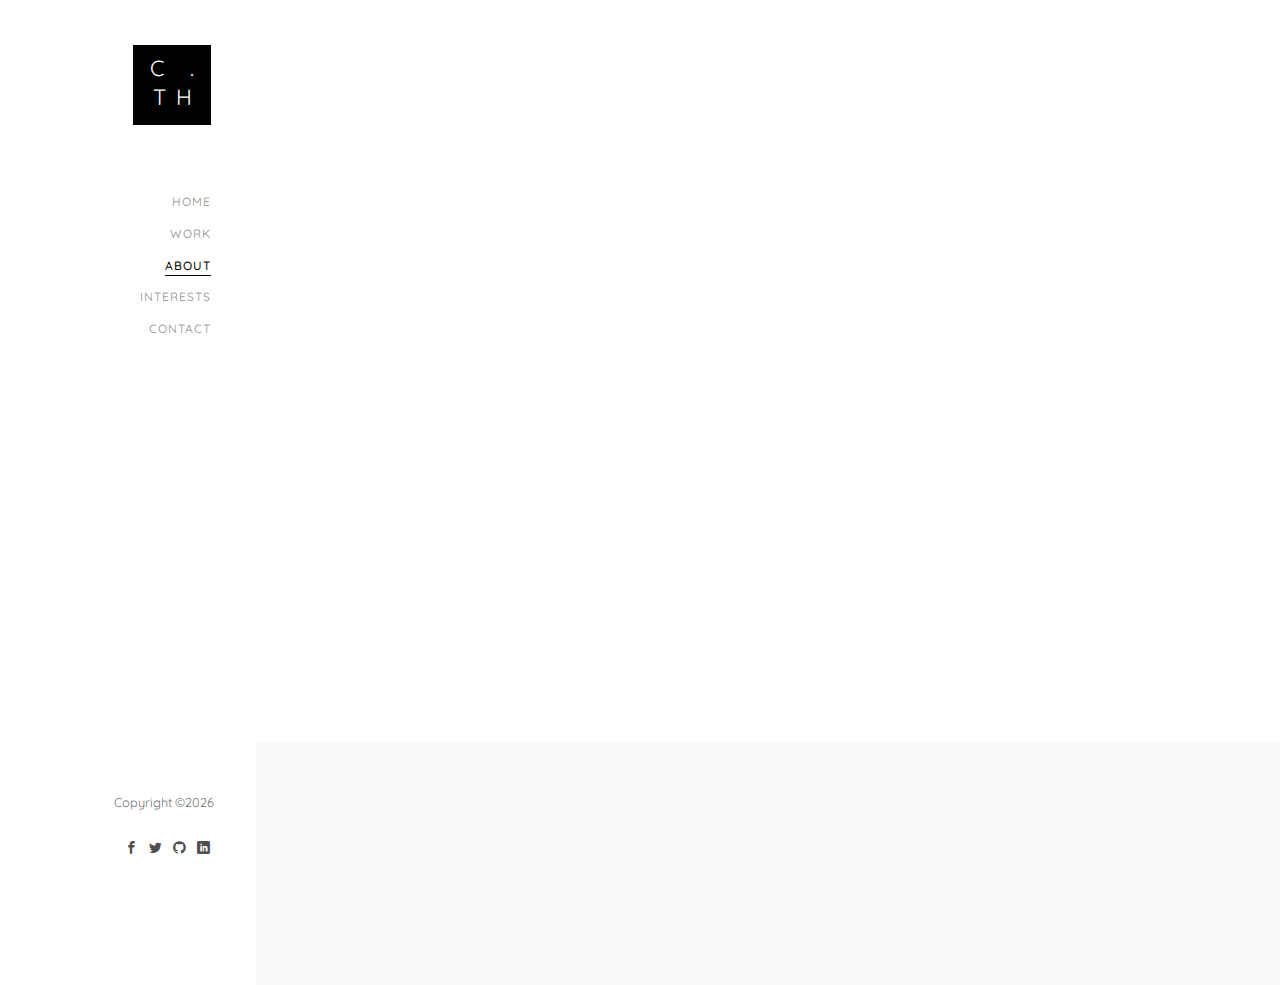
<file: about.html>
<!DOCTYPE HTML>
<html>
	<head>
	<meta charset="utf-8">
	<meta http-equiv="X-UA-Compatible" content="IE=edge">
	<title>Charu Thomas</title>
	<meta name="viewport" content="width=device-width, initial-scale=1">
	<meta name="description" content="" />
	<meta name="keywords" content="wearable computing, cyborg, augmented reality, personal website" />
	<meta name="author" content="Charu Thomas" />

  <!-- Facebook and Twitter integration -->
	<meta property="og:title" content=""/>
	<meta property="og:image" content=""/>
	<meta property="og:url" content=""/>
	<meta property="og:site_name" content=""/>
	<meta property="og:description" content=""/>
	<meta name="twitter:title" content="" />
	<meta name="twitter:image" content="" />
	<meta name="twitter:url" content="" />
	<meta name="twitter:card" content="" />

	<!-- Place favicon.ico and apple-touch-icon.png in the root directory -->
	<link rel="shortcut icon" href="favicon.ico">

	<link href="https://fonts.googleapis.com/css?family=Quicksand:300,400,500,700" rel="stylesheet">
	
	<!-- Font Awesome Icons -->
	<link rel="stylesheet" href="https://use.fontawesome.com/releases/v5.5.0/css/all.css" integrity="sha384-B4dIYHKNBt8Bc12p+WXckhzcICo0wtJAoU8YZTY5qE0Id1GSseTk6S+L3BlXeVIU" crossorigin="anonymous">
	<!-- Animate.css -->
	<link rel="stylesheet" href="css/animate.css">
	<!-- Icomoon Icon Fonts-->
	<link rel="stylesheet" href="css/icomoon.css">
	<!-- Bootstrap  -->
	<link rel="stylesheet" href="css/bootstrap.css">
	<!-- Flexslider  -->
	<link rel="stylesheet" href="css/flexslider.css">
	<!-- Theme style  -->
	<link rel="stylesheet" href="css/style.css">

	<!-- Modernizr JS -->
	<script src="js/modernizr-2.6.2.min.js"></script>
	<!-- FOR IE9 below -->
	<!--[if lt IE 9]>
	<script src="js/respond.min.js"></script>
	<![endif]-->

	</head>
	<body>
	<div id="colorlib-page">
		<a href="#" class="js-colorlib-nav-toggle colorlib-nav-toggle"><i></i></a>
		<aside id="colorlib-aside" role="complementary" class="border js-fullheight">
			<h1 id="colorlib-logo"><a href="index.html"><span>C .</span><span>Th</span></a></h1>
			<nav id="colorlib-main-menu" role="navigation">
				<ul>
					<li><a href="index.html">Home</a></li>
					<li><a href="work.html">Work</a></li>
					<li class="colorlib-active"><a href="about.html">About</a></li>
					<li><a href="interests.html">Interests</a></li>
					<!-- <li><a href="blog.html">Blog</a></li> -->
					<li><a href="contact.html">Contact</a></li>
				</ul>
			</nav>

			<div class="colorlib-footer">
				<p><small><!-- Link back to Colorlib can't be removed. Template is licensed under CC BY 3.0. -->
Copyright &copy;<script>document.write(new Date().getFullYear());</script></span></p>
				<ul>
					<li><a href="https://www.facebook.com/profile.php?id=100011389344239"><i class="icon-facebook2"></i></a></li>
					<li><a href="https://twitter.com/CyborgCharu"><i class="icon-twitter2"></i></a></li>
					<li><a href="https://github.com/cyborgcharu"><i class="icon-github"></i></a></li>
					<li><a href="https://www.linkedin.com/in/charuthomas/"><i class="icon-linkedin2"></i></a></li>
				</ul>
			</div>

		</aside>

		<div id="colorlib-main">
			<div class="colorlib-about">
				<div class="container-fluid">
					<div class="row">
						<div class="col-md-6">
							<div class="about-img animate-box" data-animate-effect="fadeInLeft" style="background-image: url(images/img_bg_2.jpg);">
								<div class="about-img-2 animate-box" data-animate-effect="fadeInRight" style="background-image: url(images/img_bg_3.jpg);"></div>
							</div>
						</div>
						<div class="col-md-6 animate-box" data-animate-effect="fadeInLeft">
							<div class="about-desc">
								<span class="heading-meta">Welcome</span>
								<h3>Hello! My name is Charu Thomas</h3>
								<p>I'm an entrepreneur, researcher, and hacker. I'm the founder of <a href="https://oculogx.com">Oculogx</a> - we're building an AR platform for order picking in warehouses. I'm also a wearable computing researcher with <a href="https://www.cc.gatech.edu/home/thad/">Thad Starner</a>, the inventor of Google Glass. I'm fascinated by a future where we can embed electronics into our daily lives. </p>
							</div>
							<div class="fancy-collapse-panel">
								<div class="panel-group" id="accordion" role="tablist" aria-multiselectable="true">
									<div class="panel panel-default">
									    <div class="panel-heading" role="tab" id="headingOne">
									        <h4 class="panel-title">
									            <a data-toggle="collapse" data-parent="#accordion" href="#collapseOne" aria-expanded="true" aria-controls="collapseOne">Selected Honors
									            </a>
									        </h4>
									    </div>
									    <div id="collapseOne" class="panel-collapse collapse in" role="tabpanel" aria-labelledby="headingOne">
									        <div class="panel-body">
									            <p>I really appreciate all those those who support me through the journey. I won't let y'all down!</p>
													<ul>
														<li>ACM ISWC 2018 Best Paper</li>
														<li>Atlanta Startup Battle Winner</li>
														<li>Collegiate Inventors Competition Finalist</li>
														<li>Thiel Fellowship Finalist</li>
													</ul>
									        </div>
									    </div>
									</div>
									<div class="panel panel-default">
									    <div class="panel-heading" role="tab" id="headingTwo">
									        <h4 class="panel-title">
									            <a class="collapsed" data-toggle="collapse" data-parent="#accordion" href="#collapseTwo" aria-expanded="false" aria-controls="collapseTwo">Concepts
									            </a>
									        </h4>
									    </div>
									    <div id="collapseTwo" class="panel-collapse collapse" role="tabpanel" aria-labelledby="headingTwo">
									        <div class="panel-body">
									            <div class="row">
										      		<div class="col-md-6">
										      			<p>I like building mixed reality apps, memory augmentation tools, and wearable computers.</p>
										      		</div>
										      		<div class="col-md-6">
										      			<p>These technologies can bring us to the next stage of human development.</p>
										      		</div>
										      	</div>
									         </div>
									    </div>
									</div>
									<div class="panel panel-default">
									    <div class="panel-heading" role="tab" id="headingThree">
									        <h4 class="panel-title">
									            <a class="collapsed" data-toggle="collapse" data-parent="#accordion" href="#collapseThree" aria-expanded="false" aria-controls="collapseThree">Hobbies
									            </a>
									        </h4>
									    </div>
									    <div id="collapseThree" class="panel-collapse collapse" role="tabpanel" aria-labelledby="headingThree">
									        <div class="panel-body">
									            <p>In my free time, I enjoy drinking tea, biking, and watching anime (maybe not at the same time though).
												</p>	
									        </div>
									    </div>
									</div>
								</div>
							</div>
						</div>
					</div>
				</div>
			</div>

			

			<div id="get-in-touch" class="colorlib-bg-color">
				<div class="colorlib-narrow-content">
					<div class="row">
						<div class="col-md-6 animate-box" data-animate-effect="fadeInLeft">
							<h2>Let's be friends!</h2>
						</div>
					</div>
					<div class="row">
						<div class="col-md-6 col-md-offset-3 col-md-pull-3 animate-box" data-animate-effect="fadeInLeft">
							<p class="colorlib-lead">I love sharing ideas over a warm cup of tea <i class="icon-heart" aria-hidden="true"></i></p>
							<p><a href="mailto:charu.thomas@gmail.com" class="btn btn-primary btn-learn">Email</a></p>
						</div>
						
					</div>
				</div>
			</div>
		</div>
	</div>

	<!-- jQuery -->
	<script src="js/jquery.min.js"></script>
	<!-- jQuery Easing -->
	<script src="js/jquery.easing.1.3.js"></script>
	<!-- Bootstrap -->
	<script src="js/bootstrap.min.js"></script>
	<!-- Waypoints -->
	<script src="js/jquery.waypoints.min.js"></script>
	<!-- Flexslider -->
	<script src="js/jquery.flexslider-min.js"></script>
	<!-- Sticky Kit -->
	<script src="js/sticky-kit.min.js"></script>
	
	
	<!-- MAIN JS -->
	<script src="js/main.js"></script>

	</body>
</html>
</file>
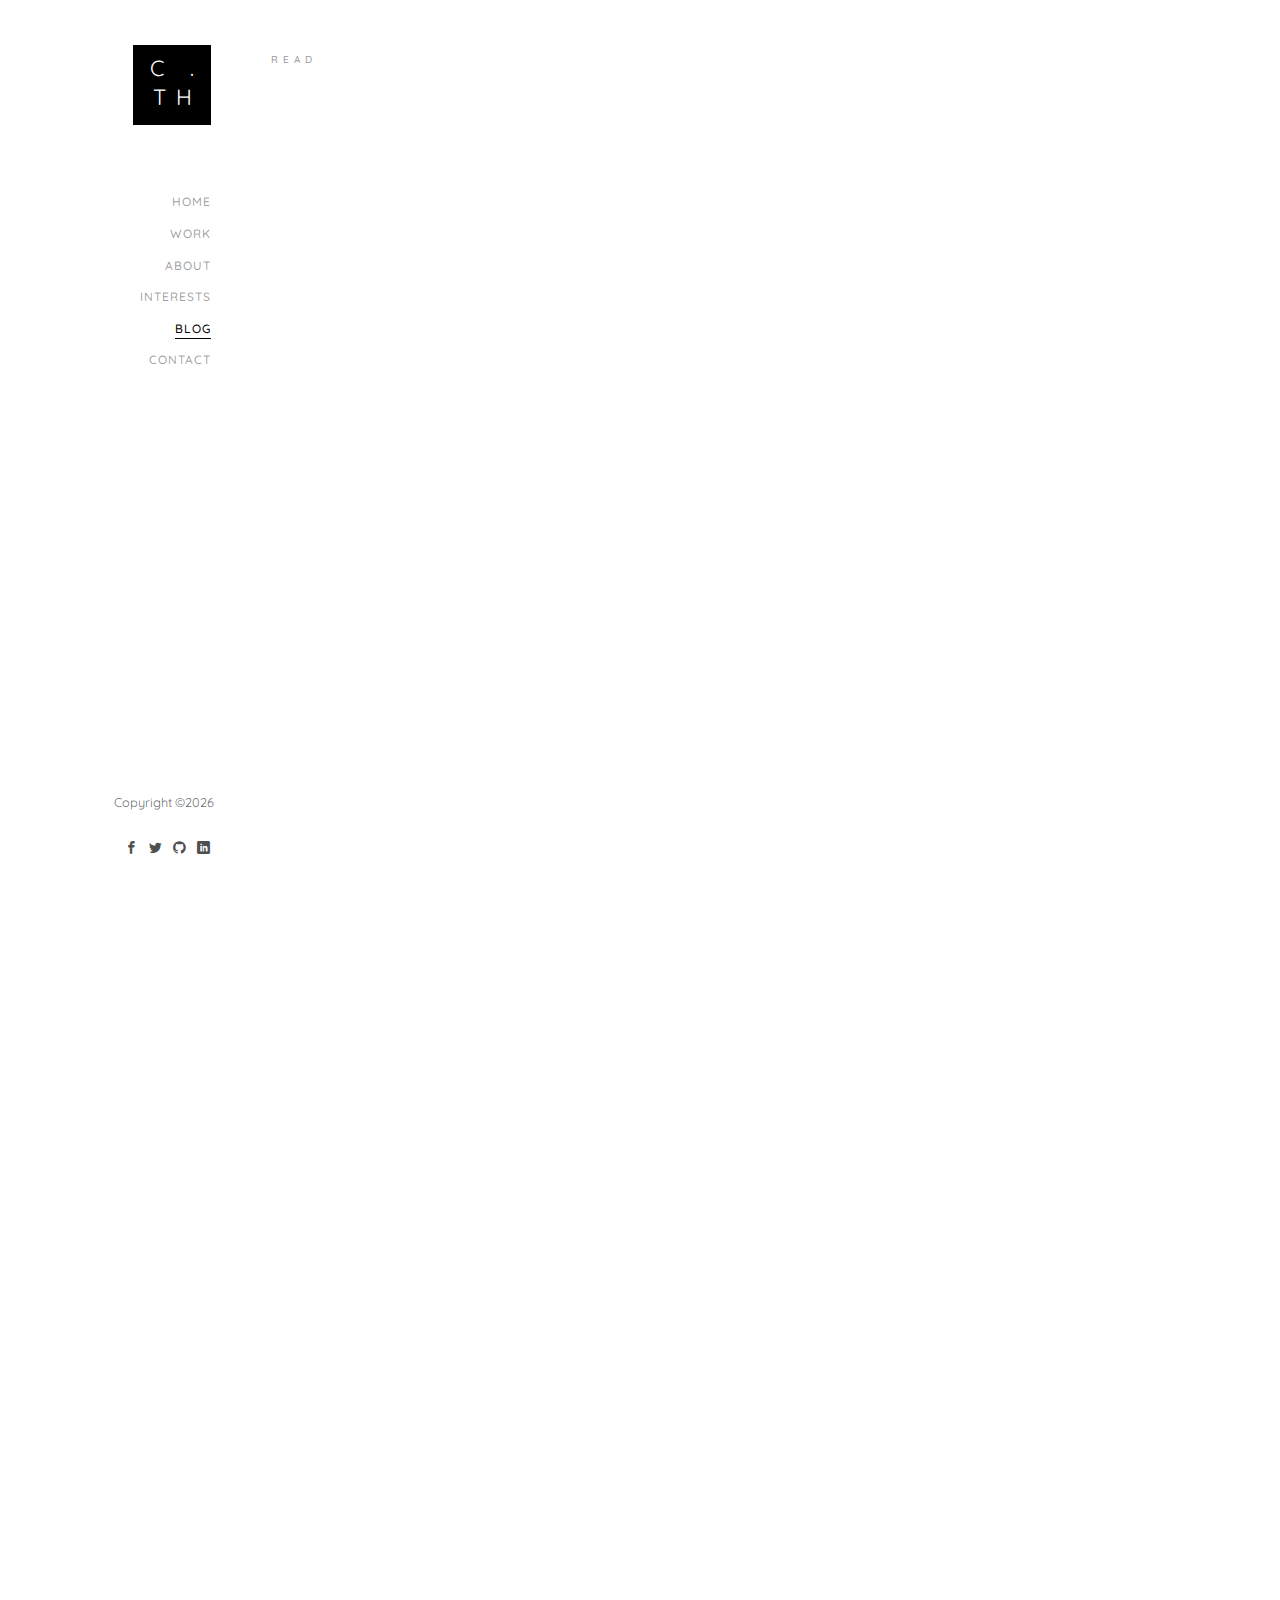
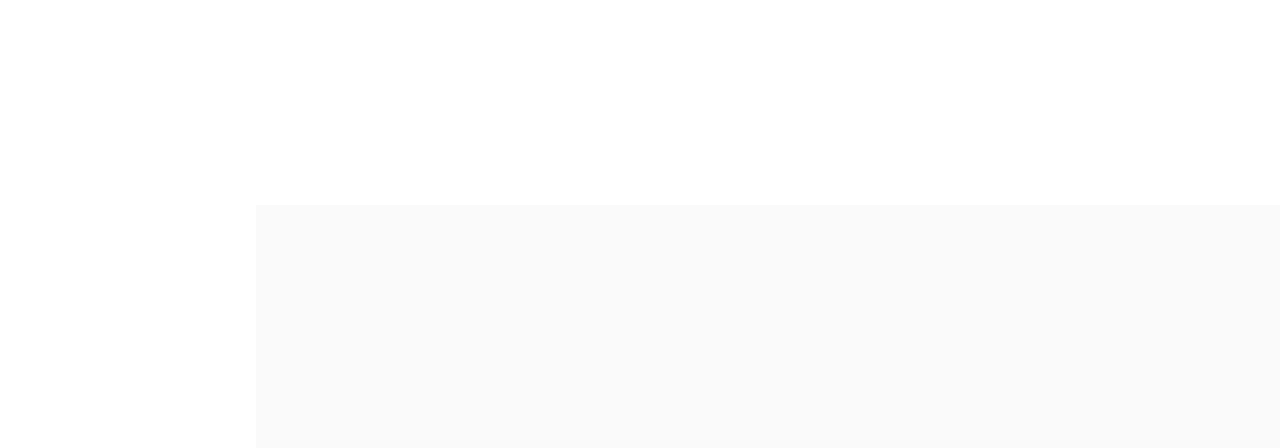
<file: blog.html>
<!DOCTYPE HTML>
<html>
	<head>
	<meta charset="utf-8">
	<meta http-equiv="X-UA-Compatible" content="IE=edge">
	<title>Charu Thomas</title>
	<meta name="viewport" content="width=device-width, initial-scale=1">
	<meta name="description" content="" />
	<meta name="keywords" content="wearable computing, cyborg, augmented reality, personal website" />
	<meta name="author" content="Charu Thomas" />
	
  <!-- Facebook and Twitter integration -->
	<meta property="og:title" content=""/>
	<meta property="og:image" content=""/>
	<meta property="og:url" content=""/>
	<meta property="og:site_name" content=""/>
	<meta property="og:description" content=""/>
	<meta name="twitter:title" content="" />
	<meta name="twitter:image" content="" />
	<meta name="twitter:url" content="" />
	<meta name="twitter:card" content="" />

	<!-- Place favicon.ico and apple-touch-icon.png in the root directory -->
	<link rel="shortcut icon" href="favicon.ico">

	<link href="https://fonts.googleapis.com/css?family=Quicksand:300,400,500,700" rel="stylesheet">
	
	<!-- Animate.css -->
	<link rel="stylesheet" href="css/animate.css">
	<!-- Icomoon Icon Fonts-->
	<link rel="stylesheet" href="css/icomoon.css">
	<!-- Bootstrap  -->
	<link rel="stylesheet" href="css/bootstrap.css">
	<!-- Flexslider  -->
	<link rel="stylesheet" href="css/flexslider.css">
	<!-- Theme style  -->
	<link rel="stylesheet" href="css/style.css">

	<!-- Modernizr JS -->
	<script src="js/modernizr-2.6.2.min.js"></script>
	<!-- FOR IE9 below -->
	<!--[if lt IE 9]>
	<script src="js/respond.min.js"></script>
	<![endif]-->

	</head>
	<body>
	<div id="colorlib-page">
		<a href="#" class="js-colorlib-nav-toggle colorlib-nav-toggle"><i></i></a>
		<aside id="colorlib-aside" role="complementary" class="border js-fullheight">
			<h1 id="colorlib-logo"><a href="index.html"><span>C .</span><span>Th</span></a></h1>
			<nav id="colorlib-main-menu" role="navigation">
				<ul>
					<li><a href="index.html">Home</a></li>
					<li><a href="work.html">Work</a></li>
					<li><a href="about.html">About</a></li>
					<li><a href="interests.html">Interests</a></li>
					<li class="colorlib-active"><a href="blog.html">Blog</a></li>
					<li><a href="contact.html">Contact</a></li>
				</ul>
			</nav>

			<div class="colorlib-footer">
				<p><small><!-- Link back to Colorlib can't be removed. Template is licensed under CC BY 3.0. -->
Copyright &copy;<script>document.write(new Date().getFullYear());</script> 
<!-- Link back to Colorlib can't be removed. Template is licensed under CC BY 3.0. --> </span></p>
				<ul>
					<li><a href="https://www.facebook.com/profile.php?id=100011389344239"><i class="icon-facebook2"></i></a></li>
					<li><a href="https://twitter.com/CyborgCharu"><i class="icon-twitter2"></i></a></li>
					<li><a href="https://github.com/cyborgcharu"><i class="icon-github"></i></a></li>
					<li><a href="https://www.linkedin.com/in/charuthomas/"><i class="icon-linkedin2"></i></a></li>
				</ul>
			</div>

		</aside>

		<div id="colorlib-main">
			<div class="colorlib-blog">
				<div class="container-fluid">
					<div class="row">
						<div class="col-md-6 col-md-offset-3 col-md-pull-3">
							<span class="heading-meta">Read</span>
							<h2 class="colorlib-heading animate-box" data-animate-effect="fadeInLeft">Blog</h2>
						</div>
					</div>
					<div class="row">
						<div class="col-md-4 col-sm-6 animate-box" data-animate-effect="fadeInLeft">
							<div class="blog-entry">
								<a href="blog.html" class="blog-img"><img src="images/img-1.jpg" class="img-responsive" alt="HTML5 Bootstrap Template by colorlib.com"></a>
								<div class="desc">
									<span><small>Feb 07, 2018 </small> | <small> Web Design </small> | <small> <i class="icon-bubble3"></i> 4</small></span>
									<h3><a href="blog.html">18 Awesome sites</a></h3>
									<p>Separated they live in Bookmarksgrove right at the coast of the Semantics, a large language ocean.</p>
									<a href="blog.html" class="lead">Read More <i class="icon-arrow-right3"></i></a>
								</div>
							</div>
						</div>
						<div class="col-md-4 col-sm-6 animate-box" data-animate-effect="fadeInLeft">
							<div class="blog-entry">
								<a href="blog.html" class="blog-img"><img src="images/img-2.jpg" class="img-responsive" alt="HTML5 Bootstrap Template by colorlib.com"></a>
								<div class="desc">
									<span><small>Feb 07, 2018 </small> | <small> Web Design </small> | <small> <i class="icon-bubble3"></i> 4</small></span>
									<h3><a href="blog.html">Wordpress for a Beginner</a></h3>
									<p>Separated they live in Bookmarksgrove right at the coast of the Semantics, a large language ocean.</p>
									<a href="blog.html" class="lead">Read More <i class="icon-arrow-right3"></i></a>
								</div>
							</div>
						</div>
						<div class="col-md-4 col-sm-6 animate-box" data-animate-effect="fadeInLeft">
							<div class="blog-entry">
								<a href="blog.html" class="blog-img"><img src="images/img-3.jpg" class="img-responsive" alt="HTML5 Bootstrap Template by colorlib.com"></a>
								<div class="desc">
									<span><small>Feb 07, 2018 </small> | <small> Inspiration </small> | <small> <i class="icon-bubble3"></i> 4</small></span>
									<h3><a href="blog.html">Make website from scratch</a></h3>
									<p>Separated they live in Bookmarksgrove right at the coast of the Semantics, a large language ocean.</p>
									<a href="blog.html" class="lead">Read More <i class="icon-arrow-right3"></i></a>
								</div>
							</div>
						</div>
						<div class="col-md-4 col-sm-6 animate-box" data-animate-effect="fadeInLeft">
							<div class="blog-entry">
								<a href="blog.html" class="blog-img"><img src="images/img-4.jpg" class="img-responsive" alt="HTML5 Bootstrap Template by colorlib.com"></a>
								<div class="desc">
									<span><small>Feb 07, 2018 </small> | <small> Web Design </small> | <small> <i class="icon-bubble3"></i> 4</small></span>
									<h3><a href="blog.html">18 Awesome sites</a></h3>
									<p>Separated they live in Bookmarksgrove right at the coast of the Semantics, a large language ocean.</p>
									<a href="blog.html" class="lead">Read More <i class="icon-arrow-right3"></i></a>
								</div>
							</div>
						</div>
						<div class="col-md-4 col-sm-6 animate-box" data-animate-effect="fadeInLeft">
							<div class="blog-entry">
								<a href="blog.html" class="blog-img"><img src="images/img-5.jpg" class="img-responsive" alt="HTML5 Bootstrap Template by colorlib.com"></a>
								<div class="desc">
									<span><small>Feb 07, 2018 </small> | <small> Web Design </small> | <small> <i class="icon-bubble3"></i> 4</small></span>
									<h3><a href="blog.html">Wordpress for a Beginner</a></h3>
									<p>Separated they live in Bookmarksgrove right at the coast of the Semantics, a large language ocean.</p>
									<a href="blog.html" class="lead">Read More <i class="icon-arrow-right3"></i></a>
								</div>
							</div>
						</div>
						<div class="col-md-4 col-sm-6 animate-box" data-animate-effect="fadeInLeft">
							<div class="blog-entry">
								<a href="blog.html" class="blog-img"><img src="images/img-6.jpg" class="img-responsive" alt="HTML5 Bootstrap Template by colorlib.com"></a>
								<div class="desc">
									<span><small>Feb 07, 2018 </small> | <small> Inspiration </small> | <small> <i class="icon-bubble3"></i> 4</small></span>
									<h3><a href="blog.html">Make website from scratch</a></h3>
									<p>Separated they live in Bookmarksgrove right at the coast of the Semantics, a large language ocean.</p>
									<a href="blog.html" class="lead">Read More <i class="icon-arrow-right3"></i></a>
								</div>
							</div>
						</div>
						<div class="col-md-4 col-sm-6 animate-box" data-animate-effect="fadeInLeft">
							<div class="blog-entry">
								<a href="blog.html" class="blog-img"><img src="images/img-7.jpg" class="img-responsive" alt="HTML5 Bootstrap Template by colorlib.com"></a>
								<div class="desc">
									<span><small>Feb 07, 2018 </small> | <small> Web Design </small> | <small> <i class="icon-bubble3"></i> 4</small></span>
									<h3><a href="blog.html">18 Awesome sites</a></h3>
									<p>Separated they live in Bookmarksgrove right at the coast of the Semantics, a large language ocean.</p>
									<a href="blog.html" class="lead">Read More <i class="icon-arrow-right3"></i></a>
								</div>
							</div>
						</div>
						<div class="col-md-4 col-sm-6 animate-box" data-animate-effect="fadeInLeft">
							<div class="blog-entry">
								<a href="blog.html" class="blog-img"><img src="images/img-8.jpg" class="img-responsive" alt="HTML5 Bootstrap Template by colorlib.com"></a>
								<div class="desc">
									<span><small>Feb 07, 2018 </small> | <small> Web Design </small> | <small> <i class="icon-bubble3"></i> 4</small></span>
									<h3><a href="blog.html">Wordpress for a Beginner</a></h3>
									<p>Separated they live in Bookmarksgrove right at the coast of the Semantics, a large language ocean.</p>
									<a href="blog.html" class="lead">Read More <i class="icon-arrow-right3"></i></a>
								</div>
							</div>
						</div>
						<div class="col-md-4 col-sm-6 animate-box" data-animate-effect="fadeInLeft">
							<div class="blog-entry">
								<a href="blog.html" class="blog-img"><img src="images/img-9.jpg" class="img-responsive" alt="HTML5 Bootstrap Template by colorlib.com"></a>
								<div class="desc">
									<span><small>Feb 07, 2018 </small> | <small> Inspiration </small> | <small> <i class="icon-bubble3"></i> 4</small></span>
									<h3><a href="blog.html">Make website from scratch</a></h3>
									<p>Separated they live in Bookmarksgrove right at the coast of the Semantics, a large language ocean.</p>
									<a href="blog.html" class="lead">Read More <i class="icon-arrow-right3"></i></a>
								</div>
							</div>
						</div>
					</div>

					<div class="row">
						<div class="col-md-12 animate-box" data-animate-effect="fadeInLeft">
							<ul class="pagination">
								<li class="disabled"><a href="#">&laquo;</a></li>
								<li class="active"><a href="#">1</a></li>
								<li><a href="#">2</a></li>
								<li><a href="#">3</a></li>
								<li><a href="#">4</a></li>
								<li><a href="#">&raquo;</a></li>
							</ul>
						</div>
					</div>
				</div>
			</div>

			<div id="get-in-touch" class="colorlib-bg-color">
				<div class="colorlib-narrow-content">
					<div class="row">
						<div class="col-md-6 animate-box" data-animate-effect="fadeInLeft">
							<h2>Let's be friends!</h2>
						</div>
					</div>
					<div class="row">
						<div class="col-md-6 col-md-offset-3 col-md-pull-3 animate-box" data-animate-effect="fadeInLeft">
							<p class="colorlib-lead">I love sharing ideas over a warm cup of tea <i class="icon-heart" aria-hidden="true"></i></p>
							<p><a href="mailto:charu.thomas@gmail.com" class="btn btn-primary btn-learn">Email</a></p>
						</div>
						
					</div>
				</div>
			</div>
		</div>
	</div>

	<!-- jQuery -->
	<script src="js/jquery.min.js"></script>
	<!-- jQuery Easing -->
	<script src="js/jquery.easing.1.3.js"></script>
	<!-- Bootstrap -->
	<script src="js/bootstrap.min.js"></script>
	<!-- Waypoints -->
	<script src="js/jquery.waypoints.min.js"></script>
	<!-- Flexslider -->
	<script src="js/jquery.flexslider-min.js"></script>
	<!-- Sticky Kit -->
	<script src="js/sticky-kit.min.js"></script>
	
	
	<!-- MAIN JS -->
	<script src="js/main.js"></script>

	</body>
</html>
</file>
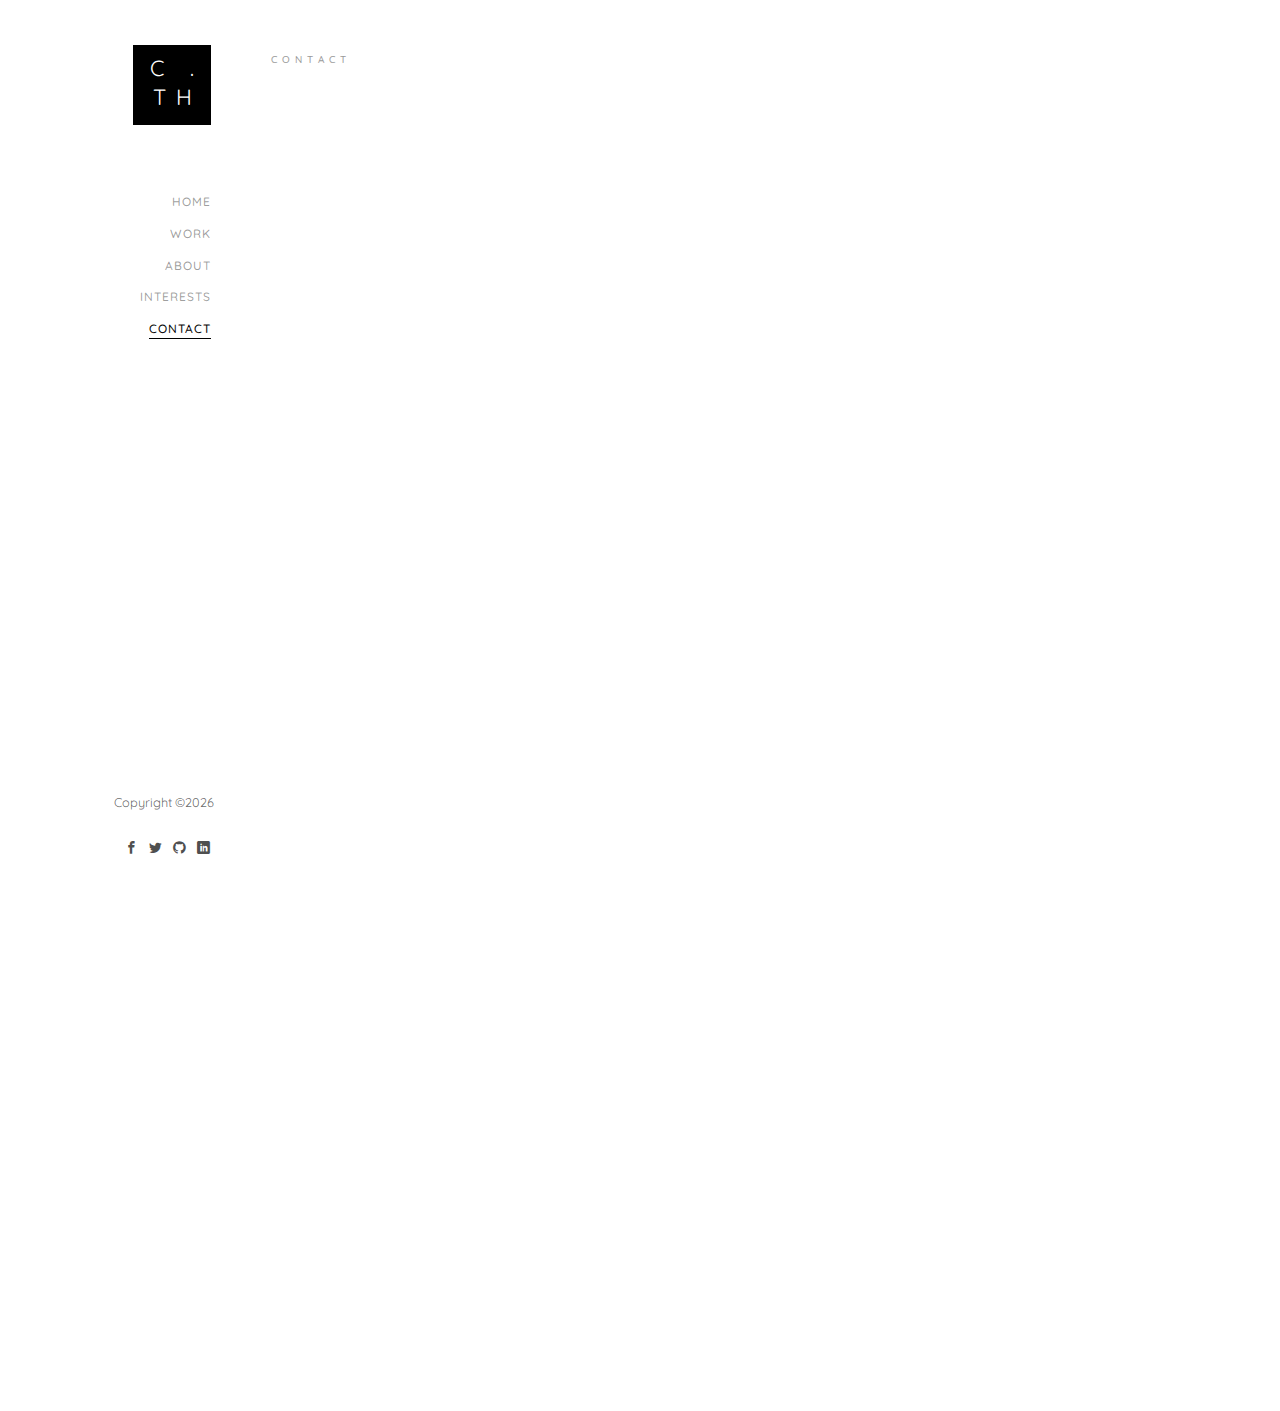
<file: contact.html>
<!DOCTYPE HTML>
<html>
	<head>
	<meta charset="utf-8">
	<meta http-equiv="X-UA-Compatible" content="IE=edge">
	<title>Charu Thomas</title>
	<meta name="viewport" content="width=device-width, initial-scale=1">
	<meta name="description" content="" />
	<meta name="keywords" content="wearable computing, cyborg, augmented reality, personal website" />
	<meta name="author" content="Charu Thomas" />

  <!-- Facebook and Twitter integration -->
	<meta property="og:title" content=""/>
	<meta property="og:image" content=""/>
	<meta property="og:url" content=""/>
	<meta property="og:site_name" content=""/>
	<meta property="og:description" content=""/>
	<meta name="twitter:title" content="" />
	<meta name="twitter:image" content="" />
	<meta name="twitter:url" content="" />
	<meta name="twitter:card" content="" />

	<!-- Place favicon.ico and apple-touch-icon.png in the root directory -->
	<link rel="shortcut icon" href="favicon.ico">

	<link href="https://fonts.googleapis.com/css?family=Quicksand:300,400,500,700" rel="stylesheet">
	
	<!-- Animate.css -->
	<link rel="stylesheet" href="css/animate.css">
	<!-- Icomoon Icon Fonts-->
	<link rel="stylesheet" href="css/icomoon.css">
	<!-- Bootstrap  -->
	<link rel="stylesheet" href="css/bootstrap.css">
	<!-- Flexslider  -->
	<link rel="stylesheet" href="css/flexslider.css">
	<!-- Theme style  -->
	<link rel="stylesheet" href="css/style.css">

	<!-- Modernizr JS -->
	<script src="js/modernizr-2.6.2.min.js"></script>
	<!-- FOR IE9 below -->
	<!--[if lt IE 9]>
	<script src="js/respond.min.js"></script>
	<![endif]-->

	</head>
	<body>
	<div id="colorlib-page">
		<a href="#" class="js-colorlib-nav-toggle colorlib-nav-toggle"><i></i></a>
		<aside id="colorlib-aside" role="complementary" class="border js-fullheight">
			<h1 id="colorlib-logo"><a href="index.html"><span>C .</span><span>Th</span></a></h1>
			<nav id="colorlib-main-menu" role="navigation">
				<ul>
					<li><a href="index.html">Home</a></li>
					<li><a href="work.html">Work</a></li>
					<li><a href="about.html">About</a></li>
					<li><a href="interests.html">Interests</a></li>
					<!-- <li><a href="blog.html">Blog</a></li> -->
					<li class="colorlib-active"><a href="contact.html">Contact</a></li>
				</ul>
			</nav>

			<div class="colorlib-footer">
				<p><small><!-- Link back to Colorlib can't be removed. Template is licensed under CC BY 3.0. -->
Copyright &copy;<script>document.write(new Date().getFullYear());</script>
<!-- Link back to Colorlib can't be removed. Template is licensed under CC BY 3.0. --></p>
				<ul>
					<li><a href="https://www.facebook.com/profile.php?id=100011389344239"><i class="icon-facebook2"></i></a></li>
					<li><a href="https://twitter.com/CyborgCharu"><i class="icon-twitter2"></i></a></li>
					<li><a href="https://github.com/cyborgcharu"><i class="icon-github"></i></a></li>
					<li><a href="https://www.linkedin.com/in/charuthomas/"><i class="icon-linkedin2"></i></a></li>
				</ul>
			</div>

		</aside>

		<div id="colorlib-main">

			<div class="colorlib-contact">
				<div class="container-fluid">
					<div class="row">
						<div class="col-md-12">
							<span class="heading-meta">Contact</span>
							<h2 class="colorlib-heading animate-box" data-animate-effect="fadeInLeft">Get in Touch</h2>
						</div>
					</div>
					<div class="row">
						<div class="col-md-5 col-md-push-6">
							<div class="colorlib-feature colorlib-feature-sm animate-box" data-animate-effect="fadeInLeft">
								<div class="colorlib-icon">
									<i class="icon-mail"></i>
								</div>
								<div class="colorlib-text">
									<p><a href="mailto:charu.thomas@gmail.com">charu.thomas@gmail.com</a></p>
								</div>
							</div>

							<div class="colorlib-feature colorlib-feature-sm animate-box" data-animate-effect="fadeInLeft">
								<div class="colorlib-icon">
									<i class="icon-map"></i>
								</div>
								<div class="colorlib-text">
									<p>85 5th St NW Atlanta, GA 30308</p>
								</div>
							</div>

							<div class="colorlib-feature colorlib-feature-sm animate-box" data-animate-effect="fadeInLeft">
								<div class="colorlib-icon">
									<i class="icon-phone"></i>
								</div>
								<div class="colorlib-text">
									<p><a href="tel://">+1 678 677 0933</a></p>
								</div>
							</div>
						</div>
						<div class="col-md-7 col-md-pull-5">
							<div class="row">
								<div class="col-md-10 col-md-offset-1 col-md-pull-1 animate-box" data-animate-effect="fadeInLeft">
									<form action="">
										<div class="form-group">
											<input type="text" class="form-control" placeholder="Name">
										</div>
										<div class="form-group">
											<input type="text" class="form-control" placeholder="Email">
										</div>
										<div class="form-group">
											<input type="text" class="form-control" placeholder="Phone">
										</div>
										<div class="form-group">
											<textarea name="" id="message" cols="30" rows="7" class="form-control" placeholder="Message"></textarea>
										</div>
										<div class="form-group">
											<input type="submit" class="btn btn-primary btn-send-message" value="Send Message">
										</div>
									</form>
								</div>
								
							</div>
						</div>
					</div>
				</div>
			</div>

			<div id="map"></div>	
		</div>
	</div>

	<!-- jQuery -->
	<script src="js/jquery.min.js"></script>
	<!-- jQuery Easing -->
	<script src="js/jquery.easing.1.3.js"></script>
	<!-- Bootstrap -->
	<script src="js/bootstrap.min.js"></script>
	<!-- Waypoints -->
	<script src="js/jquery.waypoints.min.js"></script>
	<!-- Flexslider -->
	<script src="js/jquery.flexslider-min.js"></script>
	<!-- Sticky Kit -->
	<script src="js/sticky-kit.min.js"></script>
	<!-- Google Map -->
	<script src="js/google_map.js"></script>
	
	<!-- MAIN JS -->
	<script src="js/main.js"></script>

	</body>
</html>
</file>
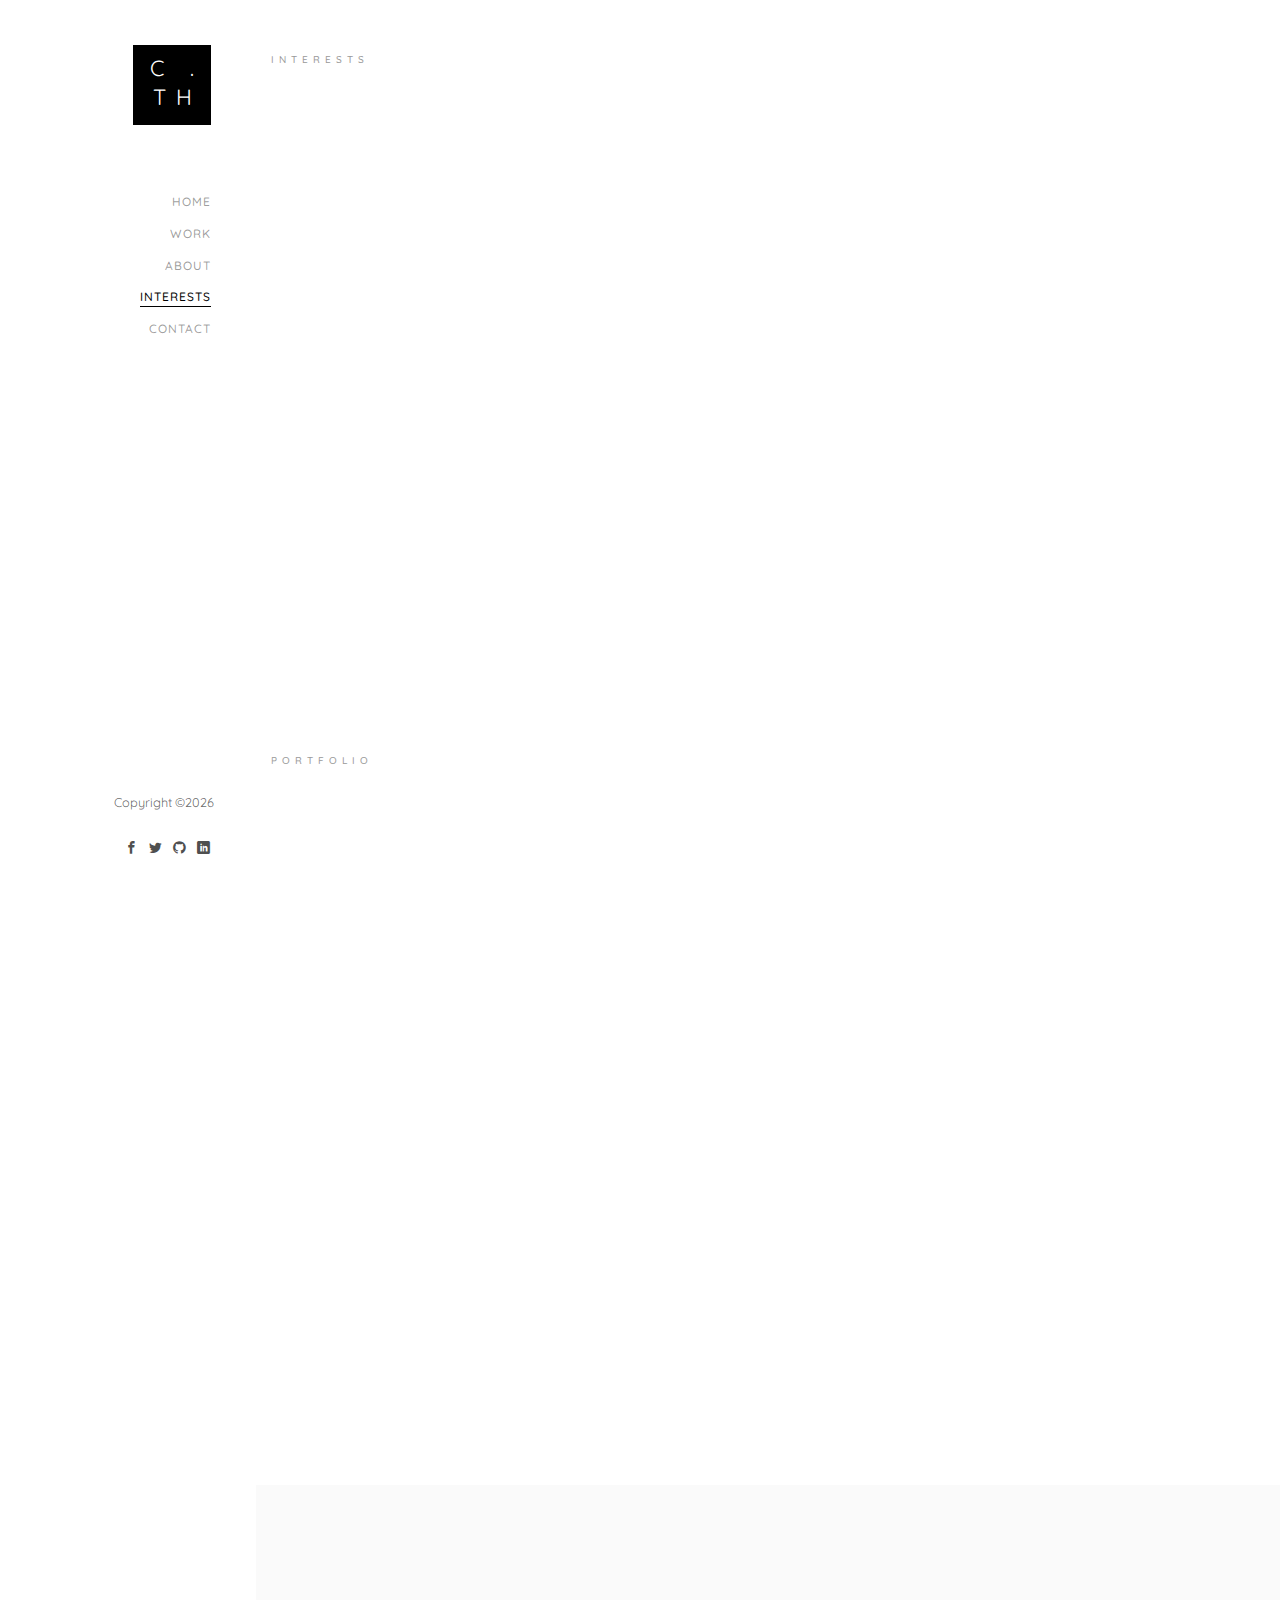
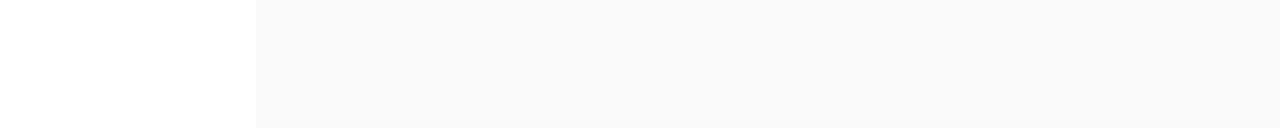
<file: interests.html>
<!DOCTYPE HTML>
<html>
	<head>
	<meta charset="utf-8">
	<meta http-equiv="X-UA-Compatible" content="IE=edge">
	<title>Charu Thomas</title>
	<meta name="viewport" content="width=device-width, initial-scale=1">
	<meta name="description" content="" />
	<meta name="keywords" content="wearable computing, cyborg, augmented reality, personal website" />
	<meta name="author" content="Charu Thomas" />

  <!-- Facebook and Twitter integration -->
	<meta property="og:title" content=""/>
	<meta property="og:image" content=""/>
	<meta property="og:url" content=""/>
	<meta property="og:site_name" content=""/>
	<meta property="og:description" content=""/>
	<meta name="twitter:title" content="" />
	<meta name="twitter:image" content="" />
	<meta name="twitter:url" content="" />
	<meta name="twitter:card" content="" />

	<!-- Place favicon.ico and apple-touch-icon.png in the root directory -->
	<link rel="shortcut icon" href="favicon.ico">

	<link href="https://fonts.googleapis.com/css?family=Quicksand:300,400,500,700" rel="stylesheet">

	<!-- Font Awesome Icons -->
	<link rel="stylesheet" href="https://use.fontawesome.com/releases/v5.5.0/css/all.css" integrity="sha384-B4dIYHKNBt8Bc12p+WXckhzcICo0wtJAoU8YZTY5qE0Id1GSseTk6S+L3BlXeVIU" crossorigin="anonymous">
	
	<!-- Animate.css -->
	<link rel="stylesheet" href="css/animate.css">
	<!-- Icomoon Icon Fonts-->
	<link rel="stylesheet" href="css/icomoon.css">
	<!-- Bootstrap  -->
	<link rel="stylesheet" href="css/bootstrap.css">
	<!-- Flexslider  -->
	<link rel="stylesheet" href="css/flexslider.css">
	<!-- Theme style  -->
	<link rel="stylesheet" href="css/style.css">

	<!-- Modernizr JS -->
	<script src="js/modernizr-2.6.2.min.js"></script>
	<!-- FOR IE9 below -->
	<!--[if lt IE 9]>
	<script src="js/respond.min.js"></script>
	<![endif]-->

	</head>
	<body>
	<div id="colorlib-page">
		<a href="#" class="js-colorlib-nav-toggle colorlib-nav-toggle"><i></i></a>
		<aside id="colorlib-aside" role="complementary" class="border js-fullheight">
			<h1 id="colorlib-logo"><a href="index.html"><span>C .</span><span>Th</span></a></h1>
			<nav id="colorlib-main-menu" role="navigation">
				<ul>
					<li><a href="index.html">Home</a></li>
					<li><a href="work.html">Work</a></li>
					<li><a href="about.html">About</a></li>
					<li class="colorlib-active"><a href="interests.html">Interests</a></li>
					<!-- <li><a href="blog.html">Blog</a></li> -->
					<li><a href="contact.html">Contact</a></li>
				</ul>
			</nav>

			<div class="colorlib-footer">
				<p><small><!-- Link back to Colorlib can't be removed. Template is licensed under CC BY 3.0. -->
Copyright &copy;<script>document.write(new Date().getFullYear());</script> 
<!-- Link back to Colorlib can't be removed. Template is licensed under CC BY 3.0. --> </span></p>
				<ul>
					<li><a href="https://www.facebook.com/profile.php?id=100011389344239"><i class="icon-facebook2"></i></a></li>
					<li><a href="https://twitter.com/CyborgCharu"><i class="icon-twitter2"></i></a></li>
					<li><a href="https://github.com/cyborgcharu"><i class="icon-github"></i></a></li>
					<li><a href="https://www.linkedin.com/in/charuthomas/"><i class="icon-linkedin2"></i></a></li>
				</ul>
			</div>

		</aside>

		<div id="colorlib-main">
			<div class="colorlib-services">
				<div class="container-fluid">
					<div class="row">
						<div class="col-md-6 col-md-offset-3 col-md-pull-3">
							<span class="heading-meta">Interests</span>
							<h2 class="colorlib-heading animate-box" data-animate-effect="fadeInLeft">I really enjoy</h2>
						</div>
					</div>
					<div class="row">
						<div class="col-md-6">
							<div class="colorlib-feature animate-box" data-animate-effect="fadeInLeft">
								<div class="colorlib-icon">
									<i class="fas fa-charging-station"></i>
								</div>
								<div class="colorlib-text">
									<h3>Hardware Prototyping</h3>
									<p>Nothing beats the satisfaction of your device finally working. </p>
								</div>
							</div>

							<div class="colorlib-feature animate-box" data-animate-effect="fadeInLeft">
								<div class="colorlib-icon">
									<i class="fas fa-terminal"></i>
								</div>
								<div class="colorlib-text">
									<h3>Software Development</h3>
									<p>Software is basically hardware- there's just less physics involved.</p>
								</div>
							</div>

							<div class="colorlib-feature animate-box" data-animate-effect="fadeInLeft">
								<div class="colorlib-icon">
									<i class="fas fa-flask"></i>
								</div>
								<div class="colorlib-text">
									<h3>Scientific Research</h3>
									<p>The cool thing about science is that we don't really know anything.</p>
								</div>
							</div>
						</div>
						<div class="col-md-6">
							<div class="colorlib-feature animate-box" data-animate-effect="fadeInLeft">
								<div class="colorlib-icon">
									<i class="fas fa-rocket"></i>
								</div>
								<div class="colorlib-text">
									<h3>Startups</h3>
									<p>Starting a company is hard, but that's what makes it so fun!</p>
								</div>
							</div>

							<div class="colorlib-feature animate-box" data-animate-effect="fadeInLeft">
								<div class="colorlib-icon">
									<i class="fas fa-glasses"></i>
								</div>
								<div class="colorlib-text">
									<h3>Wearable Computers</h3>
									<p>We can make our bodies smarter. </p>
								</div>
							</div>

							<div class="colorlib-feature animate-box" data-animate-effect="fadeInLeft">
								<div class="colorlib-icon">
									<i class="fas fa-eye"></i>
								</div>
								<div class="colorlib-text">
									<h3>Augmented Reality</h3>
									<p>Nothing says screens have to be squares and rectangles, right?</p>
								</div>
							</div>
						</div>
					</div>
				</div>
			</div>


			<div class="colorlib-work">
				<div class="container-fluid">
					<div class="row">
						<div class="col-md-6 col-md-offset-3 col-md-pull-3">
							<span class="heading-meta">Portfolio</span>
							<h2 class="colorlib-heading animate-box" data-animate-effect="fadeInLeft">Recent Work</h2>
						</div>
					</div>
					<div class="row">
						<div class="col-md-6 animate-box" data-animate-effect="fadeInLeft">
							<div class="project" style="background-image: url(images/work-1.jpg);">
								<div class="desc">
									<div class="con">
										<h3><a href="work-single.html">Light-Seeking Robot</a></h3>
										<span>Robotics, Hardware, Mechnical Prototyping</span>
										<p class="icon">
											<span><a href="#"><i class="icon-share3"></i></a></span>
											<span><a href="#"><i class="icon-eye"></i> 100</a></span>
											<span><a href="#"><i class="icon-heart"></i> 49</a></span>
										</p>
									</div>
								</div>
							</div>
						</div>
						<div class="col-md-6 animate-box" data-animate-effect="fadeInLeft">
							<div class="project" style="background-image: url(images/work-2.jpg);">
								<div class="desc">
									<div class="con">
										<h3><a href="work-single.html">Remembrance Agent</a></h3>
										<span>Memory Augmentation, Voice Interfaces</span>
										<p class="icon">
											<span><a href="#"><i class="icon-share3"></i></a></span>
											<span><a href="#"><i class="icon-eye"></i> 100</a></span>
											<span><a href="#"><i class="icon-heart"></i> 49</a></span>
										</p>
									</div>
								</div>
							</div>
						</div>
					</div>
				</div>
			</div>

			<div id="get-in-touch" class="colorlib-bg-color">
				<div class="colorlib-narrow-content">
					<div class="row">
						<div class="col-md-6 animate-box" data-animate-effect="fadeInLeft">
							<h2>Let's be friends!</h2>
						</div>
					</div>
					<div class="row">
						<div class="col-md-6 col-md-offset-3 col-md-pull-3 animate-box" data-animate-effect="fadeInLeft">
							<p class="colorlib-lead">I love sharing ideas over a warm cup of tea <i class="icon-heart" aria-hidden="true"></i></p>
							<p><a href="mailto:charu.thomas@gmail.com" class="btn btn-primary btn-learn">Email</a></p>
						</div>
						
					</div>
				</div>
			</div>
		</div>
	</div>

	<!-- jQuery -->
	<script src="js/jquery.min.js"></script>
	<!-- jQuery Easing -->
	<script src="js/jquery.easing.1.3.js"></script>
	<!-- Bootstrap -->
	<script src="js/bootstrap.min.js"></script>
	<!-- Waypoints -->
	<script src="js/jquery.waypoints.min.js"></script>
	<!-- Flexslider -->
	<script src="js/jquery.flexslider-min.js"></script>
	<!-- Sticky Kit -->
	<script src="js/sticky-kit.min.js"></script>
	
	
	<!-- MAIN JS -->
	<script src="js/main.js"></script>

	</body>
</html>
</file>
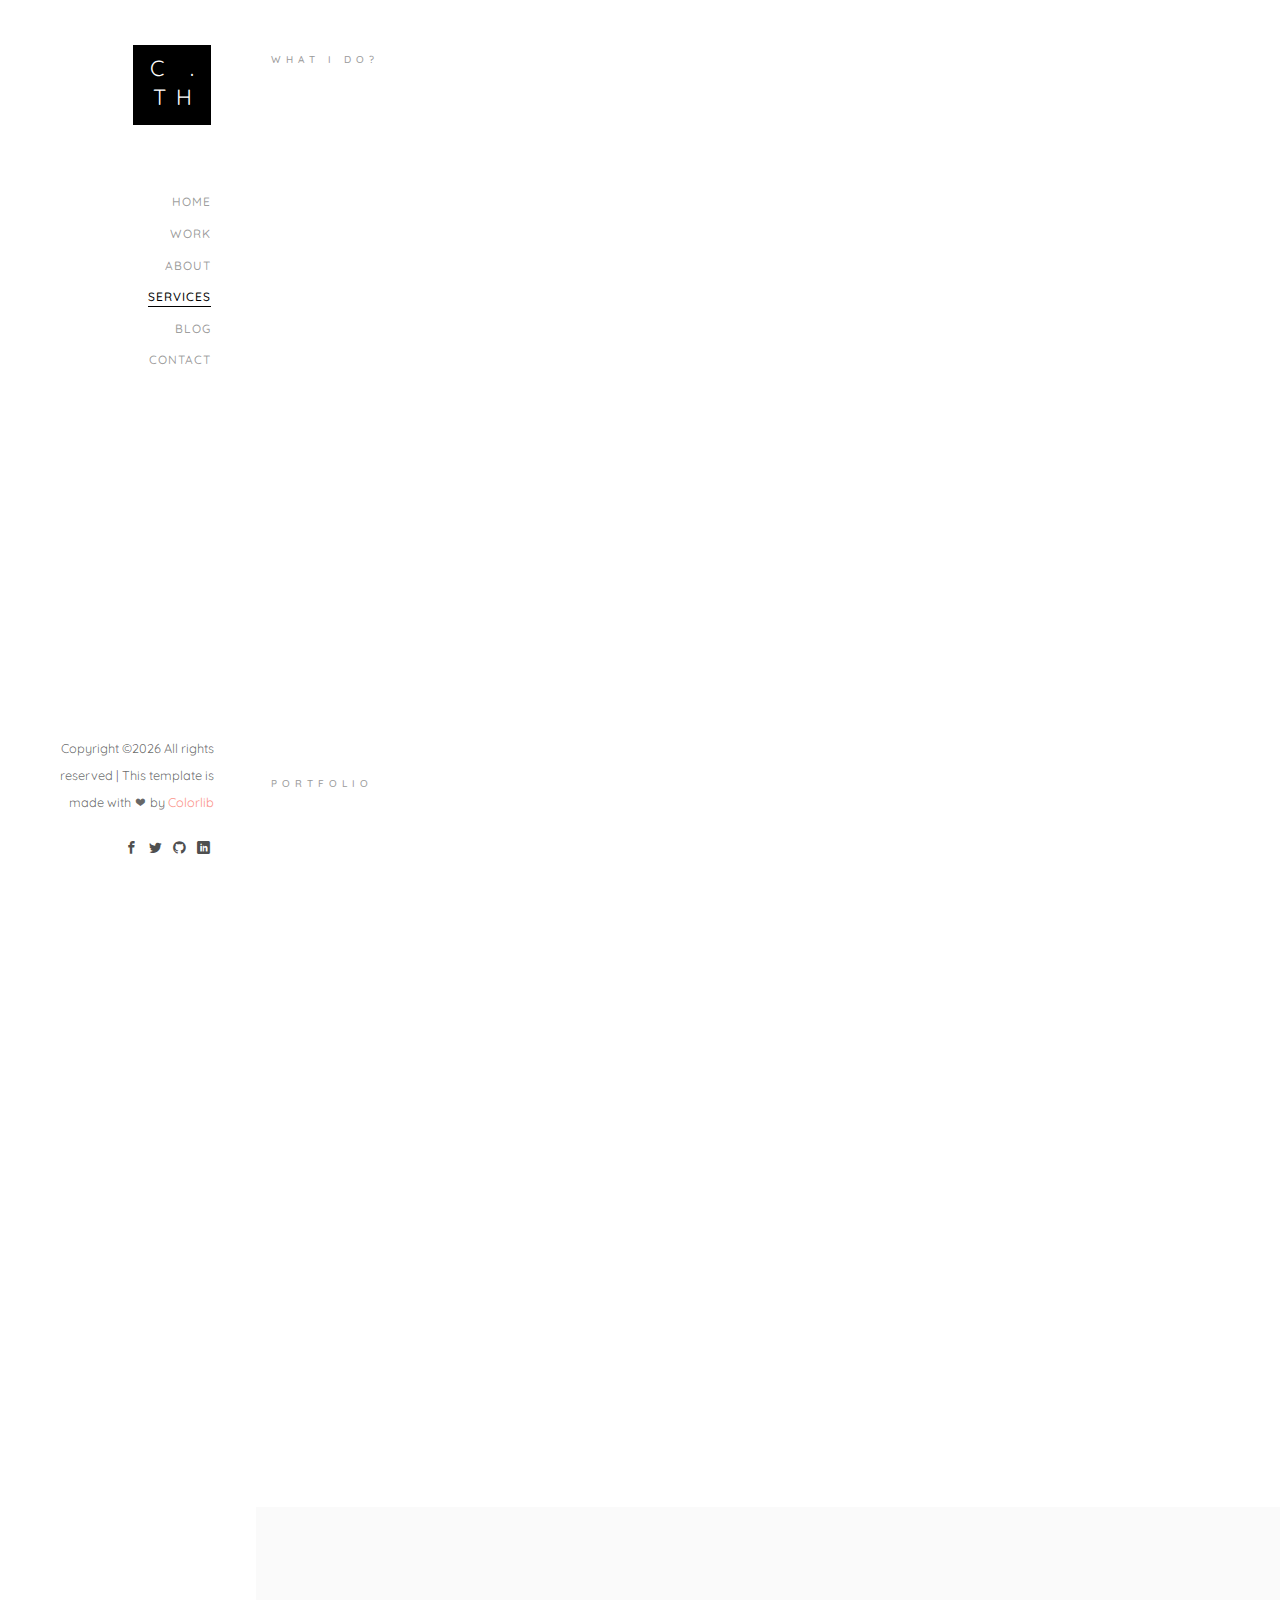
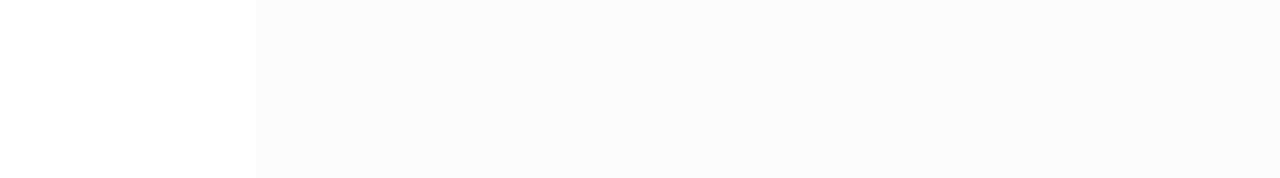
<file: services.html>
<!DOCTYPE HTML>
<html>
	<head>
	<meta charset="utf-8">
	<meta http-equiv="X-UA-Compatible" content="IE=edge">
	<title>Charu Thomas</title>
	<meta name="viewport" content="width=device-width, initial-scale=1">
	<meta name="description" content="" />
	<meta name="keywords" content="wearable computing, cyborg, augmented reality, personal website" />
	<meta name="author" content="Charu Thomas" />

  <!-- Facebook and Twitter integration -->
	<meta property="og:title" content=""/>
	<meta property="og:image" content=""/>
	<meta property="og:url" content=""/>
	<meta property="og:site_name" content=""/>
	<meta property="og:description" content=""/>
	<meta name="twitter:title" content="" />
	<meta name="twitter:image" content="" />
	<meta name="twitter:url" content="" />
	<meta name="twitter:card" content="" />

	<!-- Place favicon.ico and apple-touch-icon.png in the root directory -->
	<link rel="shortcut icon" href="favicon.ico">

	<link href="https://fonts.googleapis.com/css?family=Quicksand:300,400,500,700" rel="stylesheet">
	
	<!-- Animate.css -->
	<link rel="stylesheet" href="css/animate.css">
	<!-- Icomoon Icon Fonts-->
	<link rel="stylesheet" href="css/icomoon.css">
	<!-- Bootstrap  -->
	<link rel="stylesheet" href="css/bootstrap.css">
	<!-- Flexslider  -->
	<link rel="stylesheet" href="css/flexslider.css">
	<!-- Theme style  -->
	<link rel="stylesheet" href="css/style.css">

	<!-- Modernizr JS -->
	<script src="js/modernizr-2.6.2.min.js"></script>
	<!-- FOR IE9 below -->
	<!--[if lt IE 9]>
	<script src="js/respond.min.js"></script>
	<![endif]-->

	</head>
	<body>
	<div id="colorlib-page">
		<a href="#" class="js-colorlib-nav-toggle colorlib-nav-toggle"><i></i></a>
		<aside id="colorlib-aside" role="complementary" class="border js-fullheight">
			<h1 id="colorlib-logo"><a href="index.html"><span>C .</span><span>Th</span></a></h1>
			<nav id="colorlib-main-menu" role="navigation">
				<ul>
					<li><a href="index.html">Home</a></li>
					<li><a href="work.html">Work</a></li>
					<li><a href="about.html">About</a></li>
					<li class="colorlib-active"><a href="services.html">Services</a></li>
					<li><a href="blog.html">Blog</a></li>
					<li><a href="contact.html">Contact</a></li>
				</ul>
			</nav>

			<div class="colorlib-footer">
				<p><small><!-- Link back to Colorlib can't be removed. Template is licensed under CC BY 3.0. -->
Copyright &copy;<script>document.write(new Date().getFullYear());</script> All rights reserved | This template is made with <i class="icon-heart" aria-hidden="true"></i> by <a href="https://colorlib.com" target="_blank">Colorlib</a>
<!-- Link back to Colorlib can't be removed. Template is licensed under CC BY 3.0. --> </span></p>
				<ul>
					<li><a href="https://www.facebook.com/profile.php?id=100011389344239"><i class="icon-facebook2"></i></a></li>
					<li><a href="https://twitter.com/CyborgCharu"><i class="icon-twitter2"></i></a></li>
					<li><a href="https://github.com/cyborgcharu"><i class="icon-github"></i></a></li>
					<li><a href="https://www.linkedin.com/in/charuthomas/"><i class="icon-linkedin2"></i></a></li>
				</ul>
			</div>

		</aside>

		<div id="colorlib-main">
			<div class="colorlib-services">
				<div class="container-fluid">
					<div class="row">
						<div class="col-md-6 col-md-offset-3 col-md-pull-3">
							<span class="heading-meta">What I do?</span>
							<h2 class="colorlib-heading animate-box" data-animate-effect="fadeInLeft">Here are some of my expertise</h2>
						</div>
					</div>
					<div class="row">
						<div class="col-md-6">
							<div class="colorlib-feature animate-box" data-animate-effect="fadeInLeft">
								<div class="colorlib-icon">
									<i class="icon-tag"></i>
								</div>
								<div class="colorlib-text">
									<h3>Branding</h3>
									<p>Far far away, behind the word mountains, far from the countries Vokalia and Consonantia, there live the blind texts. </p>
								</div>
							</div>

							<div class="colorlib-feature animate-box" data-animate-effect="fadeInLeft">
								<div class="colorlib-icon">
									<i class="icon-pen2"></i>
								</div>
								<div class="colorlib-text">
									<h3>Web Design</h3>
									<p>Far far away, behind the word mountains, far from the countries Vokalia and Consonantia, there live the blind texts. </p>
								</div>
							</div>

							<div class="colorlib-feature animate-box" data-animate-effect="fadeInLeft">
								<div class="colorlib-icon">
									<i class="icon-search3"></i>
								</div>
								<div class="colorlib-text">
									<h3>Search engine optimization</h3>
									<p>Far far away, behind the word mountains, far from the countries Vokalia and Consonantia, there live the blind texts. </p>
								</div>
							</div>
						</div>
						<div class="col-md-6">
							<div class="colorlib-feature animate-box" data-animate-effect="fadeInLeft">
								<div class="colorlib-icon">
									<i class="icon-paperplane"></i>
								</div>
								<div class="colorlib-text">
									<h3>Web Development</h3>
									<p>Far far away, behind the word mountains, far from the countries Vokalia and Consonantia, there live the blind texts. </p>
								</div>
							</div>

							<div class="colorlib-feature animate-box" data-animate-effect="fadeInLeft">
								<div class="colorlib-icon">
									<i class="icon-device-desktop"></i>
								</div>
								<div class="colorlib-text">
									<h3>User Interface</h3>
									<p>Far far away, behind the word mountains, far from the countries Vokalia and Consonantia, there live the blind texts. </p>
								</div>
							</div>

							<div class="colorlib-feature animate-box" data-animate-effect="fadeInLeft">
								<div class="colorlib-icon">
									<i class="icon-help"></i>
								</div>
								<div class="colorlib-text">
									<h3>Help &amp; Support</h3>
									<p>Far far away, behind the word mountains, far from the countries Vokalia and Consonantia, there live the blind texts. </p>
								</div>
							</div>
						</div>
					</div>
				</div>
			</div>


			<div class="colorlib-work">
				<div class="container-fluid">
					<div class="row">
						<div class="col-md-6 col-md-offset-3 col-md-pull-3">
							<span class="heading-meta">Portfolio</span>
							<h2 class="colorlib-heading animate-box" data-animate-effect="fadeInLeft">Recent Work</h2>
						</div>
					</div>
					<div class="row">
						<div class="col-md-6 animate-box" data-animate-effect="fadeInLeft">
							<div class="project" style="background-image: url(images/work-1.jpg);">
								<div class="desc">
									<div class="con">
										<h3><a href="#">Work 01</a></h3>
										<span>Branding, Ilustration</span>
										<p class="icon">
											<span><a href="#"><i class="icon-share3"></i></a></span>
											<span><a href="#"><i class="icon-eye"></i> 100</a></span>
											<span><a href="#"><i class="icon-heart"></i> 49</a></span>
										</p>
									</div>
								</div>
							</div>
						</div>
						<div class="col-md-6 animate-box" data-animate-effect="fadeInLeft">
							<div class="project" style="background-image: url(images/work-2.jpg);">
								<div class="desc">
									<div class="con">
										<h3><a href="work.html">Work 02</a></h3>
										<span>Logo, Web, Branding</span>
										<p class="icon">
											<span><a href="#"><i class="icon-share3"></i></a></span>
											<span><a href="#"><i class="icon-eye"></i> 100</a></span>
											<span><a href="#"><i class="icon-heart"></i> 49</a></span>
										</p>
									</div>
								</div>
							</div>
						</div>
					</div>
				</div>
			</div>

			<div id="get-in-touch" class="colorlib-bg-color">
				<div class="colorlib-narrow-content">
					<div class="row">
						<div class="col-md-6 animate-box" data-animate-effect="fadeInLeft">
							<h2>Get in Touch!</h2>
						</div>
					</div>
					<div class="row">
						<div class="col-md-6 col-md-offset-3 col-md-pull-3 animate-box" data-animate-effect="fadeInLeft">
							<p class="colorlib-lead">Separated they live in Bookmarksgrove right at the coast of the Semantics, a large language ocean.</p>
							<p><a href="#" class="btn btn-primary btn-learn">Contact me!</a></p>
						</div>
						
					</div>
				</div>
			</div>
		</div>
	</div>

	<!-- jQuery -->
	<script src="js/jquery.min.js"></script>
	<!-- jQuery Easing -->
	<script src="js/jquery.easing.1.3.js"></script>
	<!-- Bootstrap -->
	<script src="js/bootstrap.min.js"></script>
	<!-- Waypoints -->
	<script src="js/jquery.waypoints.min.js"></script>
	<!-- Flexslider -->
	<script src="js/jquery.flexslider-min.js"></script>
	<!-- Sticky Kit -->
	<script src="js/sticky-kit.min.js"></script>
	
	
	<!-- MAIN JS -->
	<script src="js/main.js"></script>

	</body>
</html>
</file>
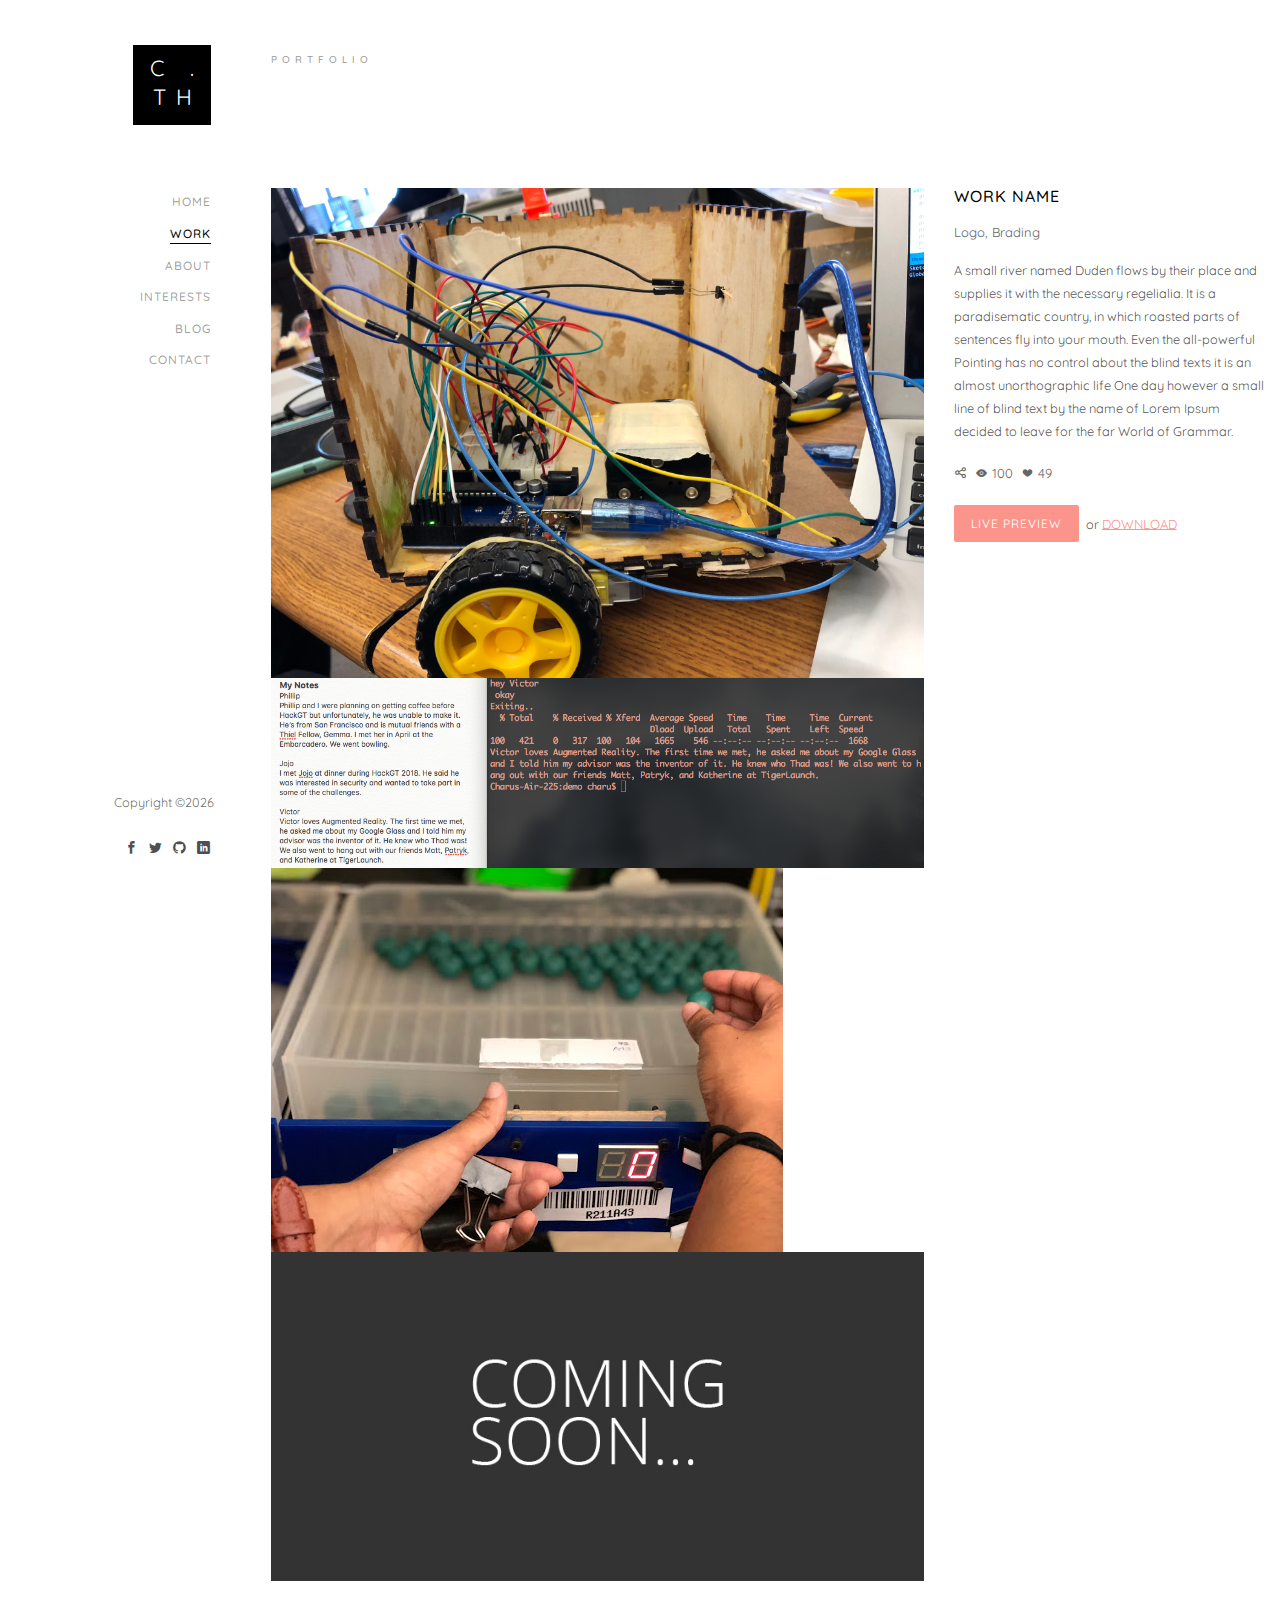
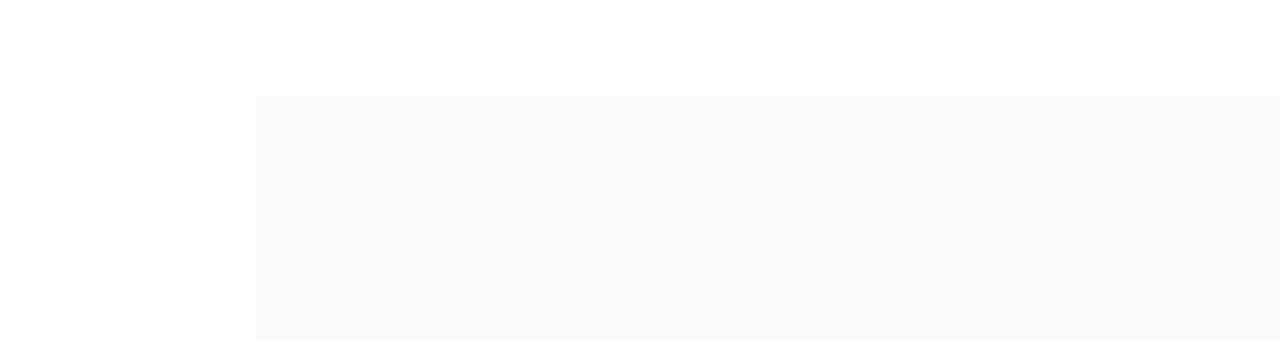
<file: work-single.html>
<!DOCTYPE HTML>
<html>
	<head>
	<meta charset="utf-8">
	<meta http-equiv="X-UA-Compatible" content="IE=edge">
	<title>Charu Thomas</title>
	<meta name="viewport" content="width=device-width, initial-scale=1">
	<meta name="description" content="" />
	<meta name="keywords" content="wearable computing, cyborg, augmented reality, personal website" />
	<meta name="author" content="Charu Thomas" />

  <!-- Facebook and Twitter integration -->
	<meta property="og:title" content=""/>
	<meta property="og:image" content=""/>
	<meta property="og:url" content=""/>
	<meta property="og:site_name" content=""/>
	<meta property="og:description" content=""/>
	<meta name="twitter:title" content="" />
	<meta name="twitter:image" content="" />
	<meta name="twitter:url" content="" />
	<meta name="twitter:card" content="" />

	<!-- Place favicon.ico and apple-touch-icon.png in the root directory -->
	<link rel="shortcut icon" href="favicon.ico">

	<link href="https://fonts.googleapis.com/css?family=Quicksand:300,400,500,700" rel="stylesheet">
	
	<!-- Animate.css -->
	<link rel="stylesheet" href="css/animate.css">
	<!-- Icomoon Icon Fonts-->
	<link rel="stylesheet" href="css/icomoon.css">
	<!-- Bootstrap  -->
	<link rel="stylesheet" href="css/bootstrap.css">
	<!-- Flexslider  -->
	<link rel="stylesheet" href="css/flexslider.css">
	<!-- Theme style  -->
	<link rel="stylesheet" href="css/style.css">

	<!-- Modernizr JS -->
	<script src="js/modernizr-2.6.2.min.js"></script>
	<!-- FOR IE9 below -->
	<!--[if lt IE 9]>
	<script src="js/respond.min.js"></script>
	<![endif]-->

	</head>
	<body>
	<div id="colorlib-page">
		<a href="#" class="js-colorlib-nav-toggle colorlib-nav-toggle"><i></i></a>
		<aside id="colorlib-aside" role="complementary" class="border js-fullheight">
			<h1 id="colorlib-logo"><a href="index.html"><span>C .</span><span>Th</span></a></h1>
			<nav id="colorlib-main-menu" role="navigation">
				<ul>
					<li><a href="index.html">Home</a></li>
					<li class="colorlib-active"><a href="work.html">Work</a></li>
					<li><a href="about.html">About</a></li>
					<li><a href="interests.html">Interests</a></li>
					<li><a href="blog.html">Blog</a></li>
					<li><a href="contact.html">Contact</a></li>
				</ul>
			</nav>

			<div class="colorlib-footer">
				<p><small><!-- Link back to Colorlib can't be removed. Template is licensed under CC BY 3.0. -->
Copyright &copy;<script>document.write(new Date().getFullYear());</script> 
<!-- Link back to Colorlib can't be removed. Template is licensed under CC BY 3.0. --> </span></p>
				<ul>
					<li><a href="https://www.facebook.com/profile.php?id=100011389344239"><i class="icon-facebook2"></i></a></li>
					<li><a href="https://twitter.com/CyborgCharu"><i class="icon-twitter2"></i></a></li>
					<li><a href="https://github.com/cyborgcharu"><i class="icon-github"></i></a></li>
					<li><a href="https://www.linkedin.com/in/charuthomas/"><i class="icon-linkedin2"></i></a></li>
				</ul>
			</div>

		</aside>

		<div id="colorlib-main">

			<div class="colorlib-work">
				<div class="container-fluid">
					<div class="row">
						<div class="col-md-6 col-md-offset-3 col-md-pull-3">
							<span class="heading-meta">Portfolio</span>
							<h2 class="colorlib-heading animate-box" data-animate-effect="fadeInLeft">Work Single</h2>
						</div>
					</div>
					<div class="row">
						<div class="col-md-8 image-content">
							<img class="img-responsive" src="images/work-1.jpg" alt="HTML5 Bootstrap Template by colorlib.com">
							<img class="img-responsive" src="images/work-2.jpg" alt="HTML5 Bootstrap Template by colorlib.com">
							<img class="img-responsive" src="images/work-3.jpg" alt="HTML5 Bootstrap Template by colorlib.com">
							<img class="img-responsive" src="images/work-4.jpg" alt="HTML5 Bootstrap Template by colorlib.com">
						</div>
						<div class="col-md-4 sticky-parent">
							<div id="sticky_item">
								<div class="project-desc">
									<h2>Work Name</h2>
									<span><a href="#">Logo</a>, <a href="#">Brading</a></span>
									<p>A small river named Duden flows by their place and supplies it with the necessary regelialia. It is a paradisematic country, in which roasted parts of sentences fly into your mouth. Even the all-powerful Pointing has no control about the blind texts it is an almost unorthographic life One day however a small line of blind text by the name of Lorem Ipsum decided to leave for the far World of Grammar.</p>
									<p class="icon">
										<span><a href="#"><i class="icon-share3"></i></a></span>
										<span><a href="#"><i class="icon-eye"></i> 100</a></span>
										<span><a href="#"><i class="icon-heart"></i> 49</a></span>
									</p>
									<p><a href="#" class="btn btn-primary">Live Preview</a> or <a href="#" class="btn-download">Download</a></p>
								</div>
							</div>
						</div>
					</div>
				</div>
			</div>

			<div id="get-in-touch" class="colorlib-bg-color">
				<div class="colorlib-narrow-content">
					<div class="row">
						<div class="col-md-6 animate-box" data-animate-effect="fadeInLeft">
							<h2>Let's be friends!</h2>
						</div>
					</div>
					<div class="row">
						<div class="col-md-6 col-md-offset-3 col-md-pull-3 animate-box" data-animate-effect="fadeInLeft">
							<p class="colorlib-lead">I love sharing ideas over a warm cup of tea <i class="icon-heart" aria-hidden="true"></i></p>
							<p><a href="mailto:charu.thomas@gmail.com" class="btn btn-primary btn-learn">Email</a></p>
						</div>
						
					</div>
				</div>
			</div>
		</div>
	</div>

	<!-- jQuery -->
	<script src="js/jquery.min.js"></script>
	<!-- jQuery Easing -->
	<script src="js/jquery.easing.1.3.js"></script>
	<!-- Bootstrap -->
	<script src="js/bootstrap.min.js"></script>
	<!-- Waypoints -->
	<script src="js/jquery.waypoints.min.js"></script>
	<!-- Flexslider -->
	<script src="js/jquery.flexslider-min.js"></script>
	<!-- Sticky Kit -->
	<script src="js/sticky-kit.min.js"></script>
	
	
	<!-- MAIN JS -->
	<script src="js/main.js"></script>

	</body>
</html>
</file>
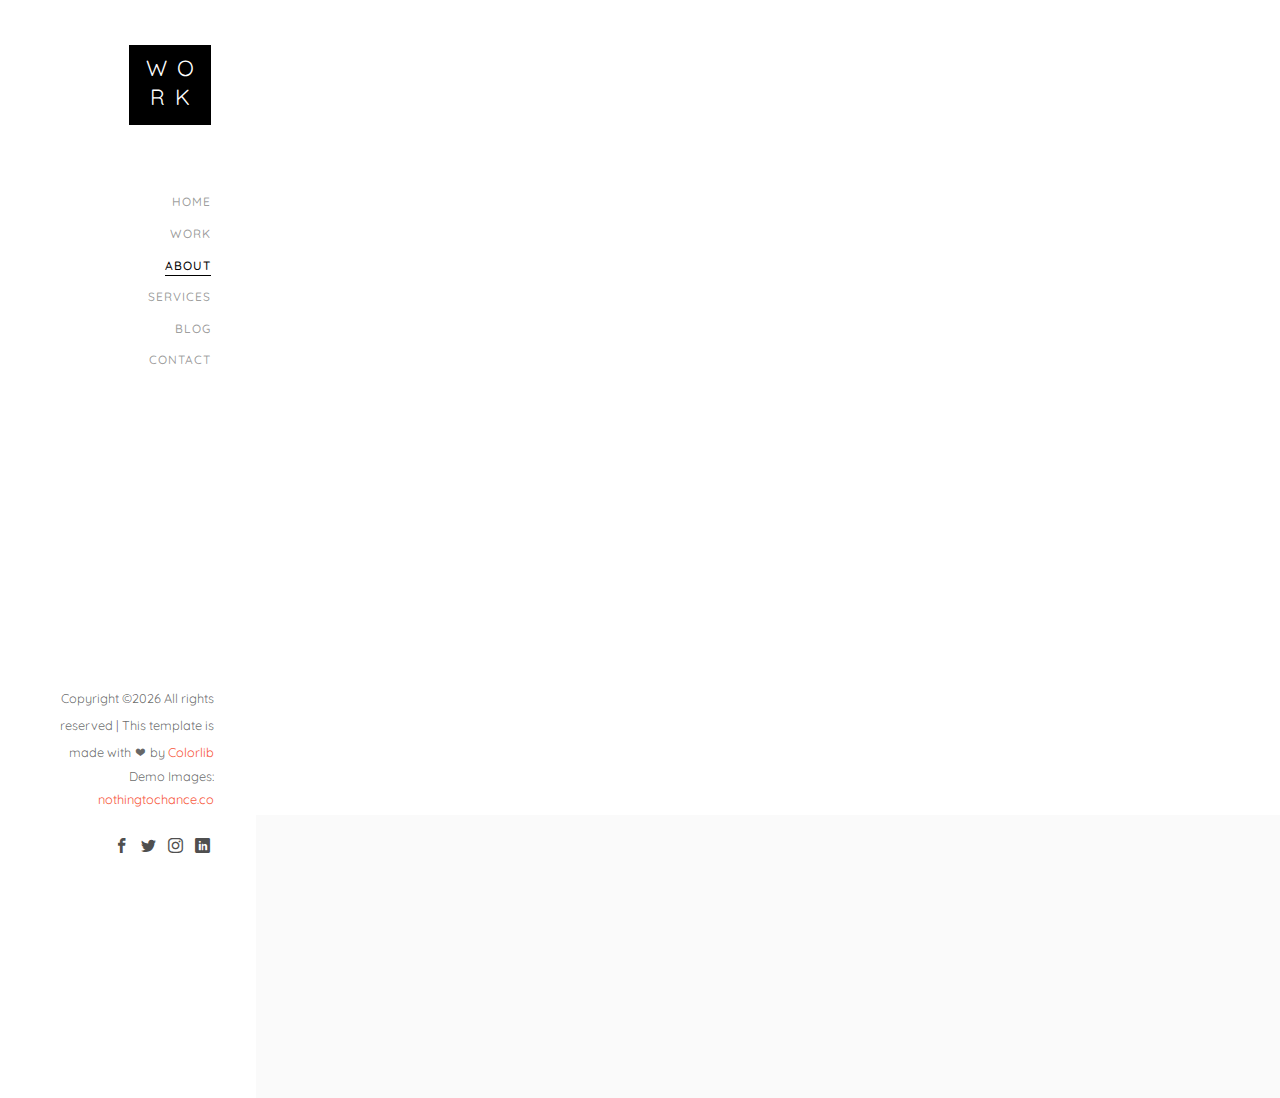
<file: work/about.html>
<!DOCTYPE HTML>
<html>
	<head>
	<meta charset="utf-8">
	<meta http-equiv="X-UA-Compatible" content="IE=edge">
	<title>Work Template</title>
	<meta name="viewport" content="width=device-width, initial-scale=1">
	<meta name="description" content="" />
	<meta name="keywords" content="" />
	<meta name="author" content="" />

  <!-- Facebook and Twitter integration -->
	<meta property="og:title" content=""/>
	<meta property="og:image" content=""/>
	<meta property="og:url" content=""/>
	<meta property="og:site_name" content=""/>
	<meta property="og:description" content=""/>
	<meta name="twitter:title" content="" />
	<meta name="twitter:image" content="" />
	<meta name="twitter:url" content="" />
	<meta name="twitter:card" content="" />

	<!-- Place favicon.ico and apple-touch-icon.png in the root directory -->
	<link rel="shortcut icon" href="favicon.ico">

	<link href="https://fonts.googleapis.com/css?family=Quicksand:300,400,500,700" rel="stylesheet">
	
	<!-- Animate.css -->
	<link rel="stylesheet" href="css/animate.css">
	<!-- Icomoon Icon Fonts-->
	<link rel="stylesheet" href="css/icomoon.css">
	<!-- Bootstrap  -->
	<link rel="stylesheet" href="css/bootstrap.css">
	<!-- Flexslider  -->
	<link rel="stylesheet" href="css/flexslider.css">
	<!-- Theme style  -->
	<link rel="stylesheet" href="css/style.css">

	<!-- Modernizr JS -->
	<script src="js/modernizr-2.6.2.min.js"></script>
	<!-- FOR IE9 below -->
	<!--[if lt IE 9]>
	<script src="js/respond.min.js"></script>
	<![endif]-->

	</head>
	<body>
	<div id="colorlib-page">
		<a href="#" class="js-colorlib-nav-toggle colorlib-nav-toggle"><i></i></a>
		<aside id="colorlib-aside" role="complementary" class="border js-fullheight">
			<h1 id="colorlib-logo"><a href="index.html"><span>Wo</span><span>rk</span></a></h1>
			<nav id="colorlib-main-menu" role="navigation">
				<ul>
					<li><a href="index.html">Home</a></li>
					<li><a href="work.html">Work</a></li>
					<li class="colorlib-active"><a href="about.html">About</a></li>
					<li><a href="services.html">Services</a></li>
					<li><a href="blog.html">Blog</a></li>
					<li><a href="contact.html">Contact</a></li>
				</ul>
			</nav>

			<div class="colorlib-footer">
				<p><small><!-- Link back to Colorlib can't be removed. Template is licensed under CC BY 3.0. -->
Copyright &copy;<script>document.write(new Date().getFullYear());</script> All rights reserved | This template is made with <i class="icon-heart" aria-hidden="true"></i> by <a href="https://colorlib.com" target="_blank">Colorlib</a>
<!-- Link back to Colorlib can't be removed. Template is licensed under CC BY 3.0. --> </span> <span>Demo Images: <a href="http://nothingtochance.co/" target="_blank">nothingtochance.co</a></span></small></p>
				<ul>
					<li><a href="#"><i class="icon-facebook2"></i></a></li>
					<li><a href="#"><i class="icon-twitter2"></i></a></li>
					<li><a href="#"><i class="icon-instagram"></i></a></li>
					<li><a href="#"><i class="icon-linkedin2"></i></a></li>
				</ul>
			</div>

		</aside>

		<div id="colorlib-main">
			<div class="colorlib-about">
				<div class="container-fluid">
					<div class="row">
						<div class="col-md-6">
							<div class="about-img animate-box" data-animate-effect="fadeInLeft" style="background-image: url(images/img_bg_2.jpg);">
								<div class="about-img-2 animate-box" data-animate-effect="fadeInRight" style="background-image: url(images/img_bg_3.jpg);"></div>
							</div>
						</div>
						<div class="col-md-6 animate-box" data-animate-effect="fadeInLeft">
							<div class="about-desc">
								<span class="heading-meta">Welcome &amp; Introduce</span>
								<h3>Hola! my name is Louie Jie!</h3>
								<p>On her way she met a copy. The copy warned the Little Blind Text, that where it came from it would have been rewritten a thousand times and everything that was left from its origin would be the word "and" and the Little Blind Text should turn around and return to its own, safe country.</p>
							</div>
							<div class="fancy-collapse-panel">
								<div class="panel-group" id="accordion" role="tablist" aria-multiselectable="true">
									<div class="panel panel-default">
									    <div class="panel-heading" role="tab" id="headingOne">
									        <h4 class="panel-title">
									            <a data-toggle="collapse" data-parent="#accordion" href="#collapseOne" aria-expanded="true" aria-controls="collapseOne">Why choose me?
									            </a>
									        </h4>
									    </div>
									    <div id="collapseOne" class="panel-collapse collapse in" role="tabpanel" aria-labelledby="headingOne">
									         <div class="panel-body">
									            <div class="row">
										      		<div class="col-md-6">
										      			<p>Far far away, behind the word mountains, far from the countries Vokalia and Consonantia, there live the blind texts. </p>
										      		</div>
										      		<div class="col-md-6">
										      			<p>Separated they live in Bookmarksgrove right at the coast of the Semantics, a large language ocean.</p>
										      		</div>
										      	</div>
									         </div>
									    </div>
									</div>
									<div class="panel panel-default">
									    <div class="panel-heading" role="tab" id="headingTwo">
									        <h4 class="panel-title">
									            <a class="collapsed" data-toggle="collapse" data-parent="#accordion" href="#collapseTwo" aria-expanded="false" aria-controls="collapseTwo">What I do?
									            </a>
									        </h4>
									    </div>
									    <div id="collapseTwo" class="panel-collapse collapse" role="tabpanel" aria-labelledby="headingTwo">
									        <div class="panel-body">
									            <p>Far far away, behind the word <strong>mountains</strong>, far from the countries Vokalia and Consonantia, there live the blind texts. Separated they live in Bookmarksgrove right at the coast of the Semantics, a large language ocean.</p>
													<ul>
														<li>Separated they live in Bookmarksgrove right</li>
														<li>Separated they live in Bookmarksgrove right</li>
													</ul>
									        </div>
									    </div>
									</div>
									<div class="panel panel-default">
									    <div class="panel-heading" role="tab" id="headingThree">
									        <h4 class="panel-title">
									            <a class="collapsed" data-toggle="collapse" data-parent="#accordion" href="#collapseThree" aria-expanded="false" aria-controls="collapseThree">My Specialties
									            </a>
									        </h4>
									    </div>
									    <div id="collapseThree" class="panel-collapse collapse" role="tabpanel" aria-labelledby="headingThree">
									        <div class="panel-body">
									            <p>Far far away, behind the word <strong>mountains</strong>, far from the countries Vokalia and Consonantia, there live the blind texts. Separated they live in Bookmarksgrove right at the coast of the Semantics, a large language ocean.</p>	
									        </div>
									    </div>
									</div>
								</div>
							</div>
						</div>
					</div>
				</div>
			</div>

			

			<div id="get-in-touch" class="colorlib-bg-color">
				<div class="colorlib-narrow-content">
					<div class="row">
						<div class="col-md-6 animate-box" data-animate-effect="fadeInLeft">
							<h2>Get in Touch!</h2>
						</div>
					</div>
					<div class="row">
						<div class="col-md-6 col-md-offset-3 col-md-pull-3 animate-box" data-animate-effect="fadeInLeft">
							<p class="colorlib-lead">Separated they live in Bookmarksgrove right at the coast of the Semantics, a large language ocean.</p>
							<p><a href="#" class="btn btn-primary btn-learn">Contact me!</a></p>
						</div>
						
					</div>
				</div>
			</div>
		</div>
	</div>

	<!-- jQuery -->
	<script src="js/jquery.min.js"></script>
	<!-- jQuery Easing -->
	<script src="js/jquery.easing.1.3.js"></script>
	<!-- Bootstrap -->
	<script src="js/bootstrap.min.js"></script>
	<!-- Waypoints -->
	<script src="js/jquery.waypoints.min.js"></script>
	<!-- Flexslider -->
	<script src="js/jquery.flexslider-min.js"></script>
	<!-- Sticky Kit -->
	<script src="js/sticky-kit.min.js"></script>
	
	
	<!-- MAIN JS -->
	<script src="js/main.js"></script>

	</body>
</html>
</file>
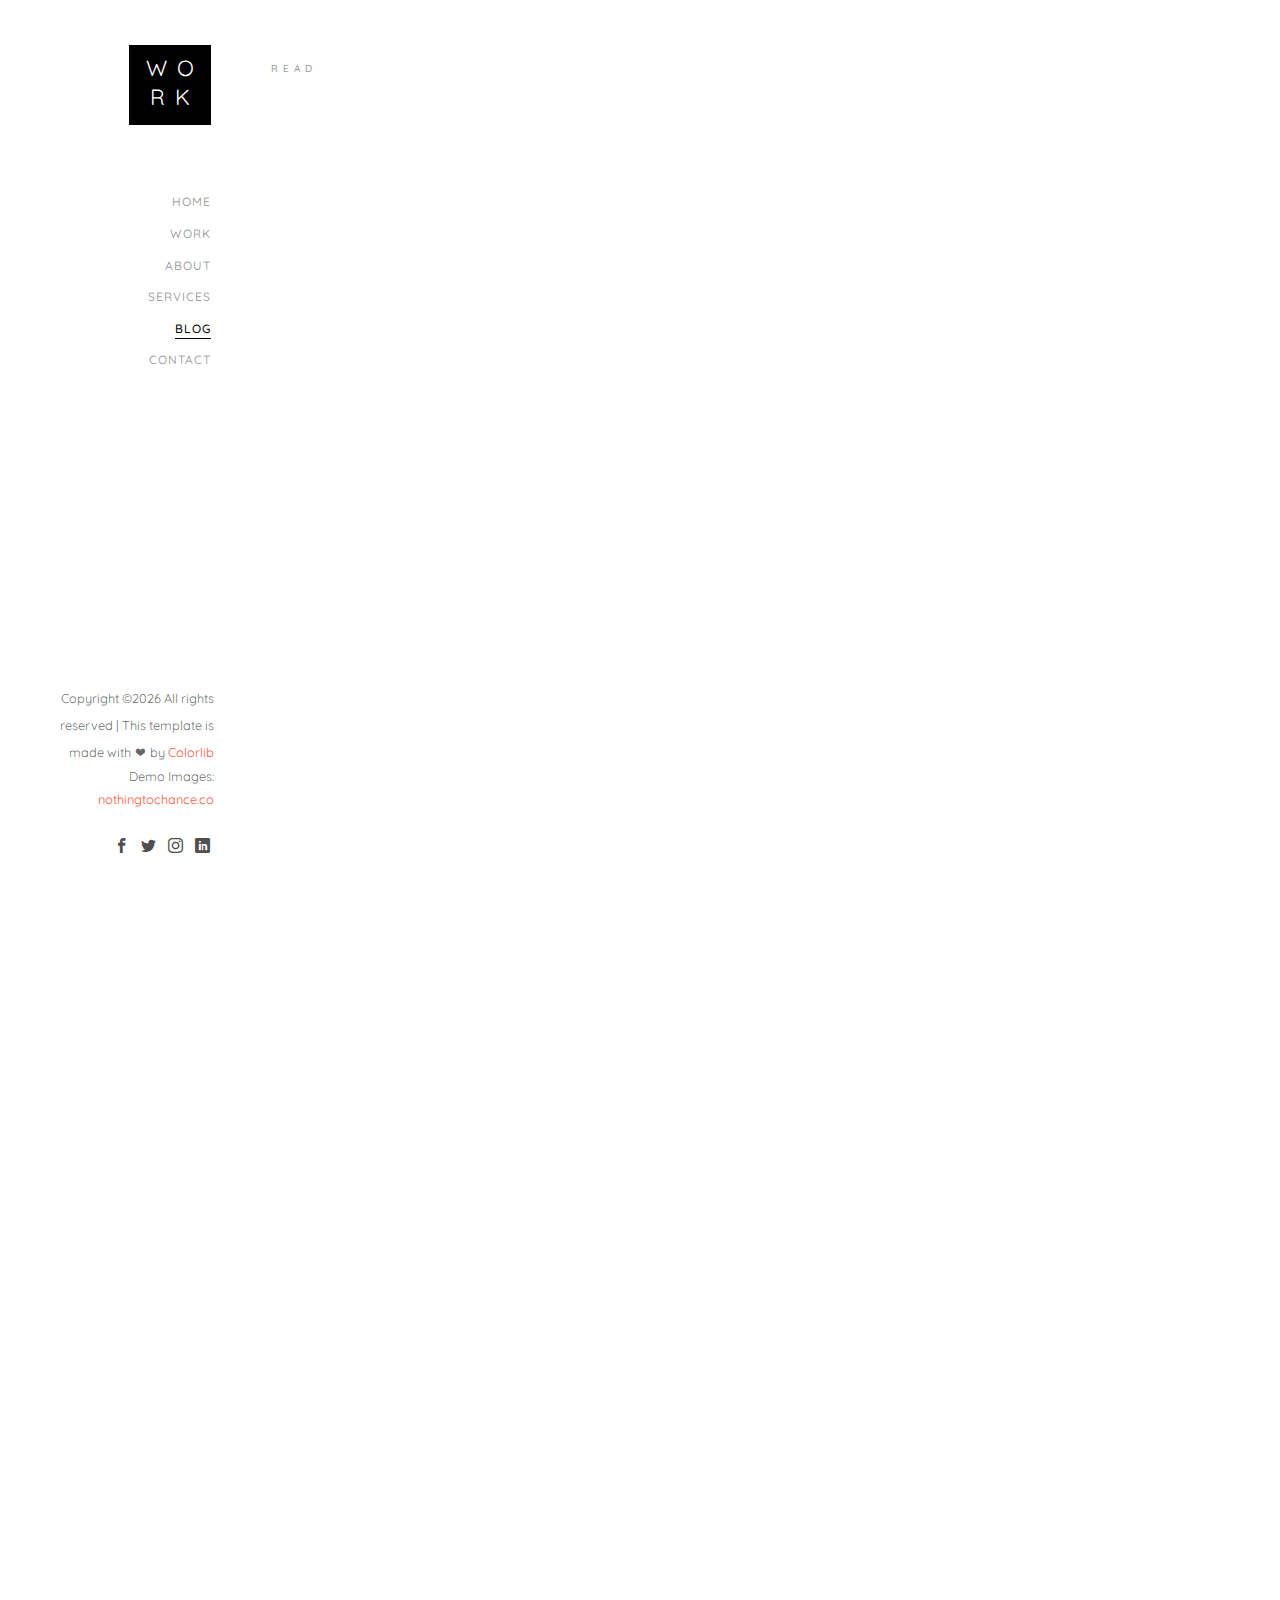
<file: work/blog.html>
<!DOCTYPE HTML>
<html>
	<head>
	<meta charset="utf-8">
	<meta http-equiv="X-UA-Compatible" content="IE=edge">
	<title>Work Template</title>
	<meta name="viewport" content="width=device-width, initial-scale=1">
	<meta name="description" content="" />
	<meta name="keywords" content="" />
	<meta name="author" content="" />

  <!-- Facebook and Twitter integration -->
	<meta property="og:title" content=""/>
	<meta property="og:image" content=""/>
	<meta property="og:url" content=""/>
	<meta property="og:site_name" content=""/>
	<meta property="og:description" content=""/>
	<meta name="twitter:title" content="" />
	<meta name="twitter:image" content="" />
	<meta name="twitter:url" content="" />
	<meta name="twitter:card" content="" />

	<!-- Place favicon.ico and apple-touch-icon.png in the root directory -->
	<link rel="shortcut icon" href="favicon.ico">

	<link href="https://fonts.googleapis.com/css?family=Quicksand:300,400,500,700" rel="stylesheet">
	
	<!-- Animate.css -->
	<link rel="stylesheet" href="css/animate.css">
	<!-- Icomoon Icon Fonts-->
	<link rel="stylesheet" href="css/icomoon.css">
	<!-- Bootstrap  -->
	<link rel="stylesheet" href="css/bootstrap.css">
	<!-- Flexslider  -->
	<link rel="stylesheet" href="css/flexslider.css">
	<!-- Theme style  -->
	<link rel="stylesheet" href="css/style.css">

	<!-- Modernizr JS -->
	<script src="js/modernizr-2.6.2.min.js"></script>
	<!-- FOR IE9 below -->
	<!--[if lt IE 9]>
	<script src="js/respond.min.js"></script>
	<![endif]-->

	</head>
	<body>
	<div id="colorlib-page">
		<a href="#" class="js-colorlib-nav-toggle colorlib-nav-toggle"><i></i></a>
		<aside id="colorlib-aside" role="complementary" class="border js-fullheight">
			<h1 id="colorlib-logo"><a href="index.html"><span>Wo</span><span>rk</span></a></h1>
			<nav id="colorlib-main-menu" role="navigation">
				<ul>
					<li><a href="index.html">Home</a></li>
					<li><a href="work.html">Work</a></li>
					<li><a href="about.html">About</a></li>
					<li><a href="services.html">Services</a></li>
					<li class="colorlib-active"><a href="blog.html">Blog</a></li>
					<li><a href="contact.html">Contact</a></li>
				</ul>
			</nav>

			<div class="colorlib-footer">
				<p><small><!-- Link back to Colorlib can't be removed. Template is licensed under CC BY 3.0. -->
Copyright &copy;<script>document.write(new Date().getFullYear());</script> All rights reserved | This template is made with <i class="icon-heart" aria-hidden="true"></i> by <a href="https://colorlib.com" target="_blank">Colorlib</a>
<!-- Link back to Colorlib can't be removed. Template is licensed under CC BY 3.0. --> </span> <span>Demo Images: <a href="http://nothingtochance.co/" target="_blank">nothingtochance.co</a></span></small></p>
				<ul>
					<li><a href="#"><i class="icon-facebook2"></i></a></li>
					<li><a href="#"><i class="icon-twitter2"></i></a></li>
					<li><a href="#"><i class="icon-instagram"></i></a></li>
					<li><a href="#"><i class="icon-linkedin2"></i></a></li>
				</ul>
			</div>

		</aside>

		<div id="colorlib-main">
			<div class="colorlib-blog">
				<div class="container-fluid">
					<div class="row">
						<div class="col-md-6 col-md-offset-3 col-md-pull-3">
							<span class="heading-meta">Read</span>
							<h2 class="colorlib-heading animate-box" data-animate-effect="fadeInLeft">Blog</h2>
						</div>
					</div>
					<div class="row">
						<div class="col-md-4 col-sm-6 animate-box" data-animate-effect="fadeInLeft">
							<div class="blog-entry">
								<a href="blog.html" class="blog-img"><img src="images/img-1.jpg" class="img-responsive" alt="HTML5 Bootstrap Template by colorlib.com"></a>
								<div class="desc">
									<span><small>Feb 07, 2018 </small> | <small> Web Design </small> | <small> <i class="icon-bubble3"></i> 4</small></span>
									<h3><a href="blog.html">18 Awesome sites</a></h3>
									<p>Separated they live in Bookmarksgrove right at the coast of the Semantics, a large language ocean.</p>
									<a href="blog.html" class="lead">Read More <i class="icon-arrow-right3"></i></a>
								</div>
							</div>
						</div>
						<div class="col-md-4 col-sm-6 animate-box" data-animate-effect="fadeInLeft">
							<div class="blog-entry">
								<a href="blog.html" class="blog-img"><img src="images/img-2.jpg" class="img-responsive" alt="HTML5 Bootstrap Template by colorlib.com"></a>
								<div class="desc">
									<span><small>Feb 07, 2018 </small> | <small> Web Design </small> | <small> <i class="icon-bubble3"></i> 4</small></span>
									<h3><a href="blog.html">Wordpress for a Beginner</a></h3>
									<p>Separated they live in Bookmarksgrove right at the coast of the Semantics, a large language ocean.</p>
									<a href="blog.html" class="lead">Read More <i class="icon-arrow-right3"></i></a>
								</div>
							</div>
						</div>
						<div class="col-md-4 col-sm-6 animate-box" data-animate-effect="fadeInLeft">
							<div class="blog-entry">
								<a href="blog.html" class="blog-img"><img src="images/img-3.jpg" class="img-responsive" alt="HTML5 Bootstrap Template by colorlib.com"></a>
								<div class="desc">
									<span><small>Feb 07, 2018 </small> | <small> Inspiration </small> | <small> <i class="icon-bubble3"></i> 4</small></span>
									<h3><a href="blog.html">Make website from scratch</a></h3>
									<p>Separated they live in Bookmarksgrove right at the coast of the Semantics, a large language ocean.</p>
									<a href="blog.html" class="lead">Read More <i class="icon-arrow-right3"></i></a>
								</div>
							</div>
						</div>
						<div class="col-md-4 col-sm-6 animate-box" data-animate-effect="fadeInLeft">
							<div class="blog-entry">
								<a href="blog.html" class="blog-img"><img src="images/img-4.jpg" class="img-responsive" alt="HTML5 Bootstrap Template by colorlib.com"></a>
								<div class="desc">
									<span><small>Feb 07, 2018 </small> | <small> Web Design </small> | <small> <i class="icon-bubble3"></i> 4</small></span>
									<h3><a href="blog.html">18 Awesome sites</a></h3>
									<p>Separated they live in Bookmarksgrove right at the coast of the Semantics, a large language ocean.</p>
									<a href="blog.html" class="lead">Read More <i class="icon-arrow-right3"></i></a>
								</div>
							</div>
						</div>
						<div class="col-md-4 col-sm-6 animate-box" data-animate-effect="fadeInLeft">
							<div class="blog-entry">
								<a href="blog.html" class="blog-img"><img src="images/img-5.jpg" class="img-responsive" alt="HTML5 Bootstrap Template by colorlib.com"></a>
								<div class="desc">
									<span><small>Feb 07, 2018 </small> | <small> Web Design </small> | <small> <i class="icon-bubble3"></i> 4</small></span>
									<h3><a href="blog.html">Wordpress for a Beginner</a></h3>
									<p>Separated they live in Bookmarksgrove right at the coast of the Semantics, a large language ocean.</p>
									<a href="blog.html" class="lead">Read More <i class="icon-arrow-right3"></i></a>
								</div>
							</div>
						</div>
						<div class="col-md-4 col-sm-6 animate-box" data-animate-effect="fadeInLeft">
							<div class="blog-entry">
								<a href="blog.html" class="blog-img"><img src="images/img-6.jpg" class="img-responsive" alt="HTML5 Bootstrap Template by colorlib.com"></a>
								<div class="desc">
									<span><small>Feb 07, 2018 </small> | <small> Inspiration </small> | <small> <i class="icon-bubble3"></i> 4</small></span>
									<h3><a href="blog.html">Make website from scratch</a></h3>
									<p>Separated they live in Bookmarksgrove right at the coast of the Semantics, a large language ocean.</p>
									<a href="blog.html" class="lead">Read More <i class="icon-arrow-right3"></i></a>
								</div>
							</div>
						</div>
						<div class="col-md-4 col-sm-6 animate-box" data-animate-effect="fadeInLeft">
							<div class="blog-entry">
								<a href="blog.html" class="blog-img"><img src="images/img-7.jpg" class="img-responsive" alt="HTML5 Bootstrap Template by colorlib.com"></a>
								<div class="desc">
									<span><small>Feb 07, 2018 </small> | <small> Web Design </small> | <small> <i class="icon-bubble3"></i> 4</small></span>
									<h3><a href="blog.html">18 Awesome sites</a></h3>
									<p>Separated they live in Bookmarksgrove right at the coast of the Semantics, a large language ocean.</p>
									<a href="blog.html" class="lead">Read More <i class="icon-arrow-right3"></i></a>
								</div>
							</div>
						</div>
						<div class="col-md-4 col-sm-6 animate-box" data-animate-effect="fadeInLeft">
							<div class="blog-entry">
								<a href="blog.html" class="blog-img"><img src="images/img-8.jpg" class="img-responsive" alt="HTML5 Bootstrap Template by colorlib.com"></a>
								<div class="desc">
									<span><small>Feb 07, 2018 </small> | <small> Web Design </small> | <small> <i class="icon-bubble3"></i> 4</small></span>
									<h3><a href="blog.html">Wordpress for a Beginner</a></h3>
									<p>Separated they live in Bookmarksgrove right at the coast of the Semantics, a large language ocean.</p>
									<a href="blog.html" class="lead">Read More <i class="icon-arrow-right3"></i></a>
								</div>
							</div>
						</div>
						<div class="col-md-4 col-sm-6 animate-box" data-animate-effect="fadeInLeft">
							<div class="blog-entry">
								<a href="blog.html" class="blog-img"><img src="images/img-9.jpg" class="img-responsive" alt="HTML5 Bootstrap Template by colorlib.com"></a>
								<div class="desc">
									<span><small>Feb 07, 2018 </small> | <small> Inspiration </small> | <small> <i class="icon-bubble3"></i> 4</small></span>
									<h3><a href="blog.html">Make website from scratch</a></h3>
									<p>Separated they live in Bookmarksgrove right at the coast of the Semantics, a large language ocean.</p>
									<a href="blog.html" class="lead">Read More <i class="icon-arrow-right3"></i></a>
								</div>
							</div>
						</div>
					</div>

					<div class="row">
						<div class="col-md-12 animate-box" data-animate-effect="fadeInLeft">
							<ul class="pagination">
								<li class="disabled"><a href="#">&laquo;</a></li>
								<li class="active"><a href="#">1</a></li>
								<li><a href="#">2</a></li>
								<li><a href="#">3</a></li>
								<li><a href="#">4</a></li>
								<li><a href="#">&raquo;</a></li>
							</ul>
						</div>
					</div>
				</div>
			</div>

			<div id="get-in-touch" class="colorlib-bg-color">
				<div class="colorlib-narrow-content">
					<div class="row">
						<div class="col-md-6 animate-box" data-animate-effect="fadeInLeft">
							<h2>Get in Touch!</h2>
						</div>
					</div>
					<div class="row">
						<div class="col-md-6 col-md-offset-3 col-md-pull-3 animate-box" data-animate-effect="fadeInLeft">
							<p class="colorlib-lead">Separated they live in Bookmarksgrove right at the coast of the Semantics, a large language ocean.</p>
							<p><a href="#" class="btn btn-primary btn-learn">Contact me!</a></p>
						</div>
						
					</div>
				</div>
			</div>
		</div>
	</div>

	<!-- jQuery -->
	<script src="js/jquery.min.js"></script>
	<!-- jQuery Easing -->
	<script src="js/jquery.easing.1.3.js"></script>
	<!-- Bootstrap -->
	<script src="js/bootstrap.min.js"></script>
	<!-- Waypoints -->
	<script src="js/jquery.waypoints.min.js"></script>
	<!-- Flexslider -->
	<script src="js/jquery.flexslider-min.js"></script>
	<!-- Sticky Kit -->
	<script src="js/sticky-kit.min.js"></script>
	
	
	<!-- MAIN JS -->
	<script src="js/main.js"></script>

	</body>
</html>
</file>
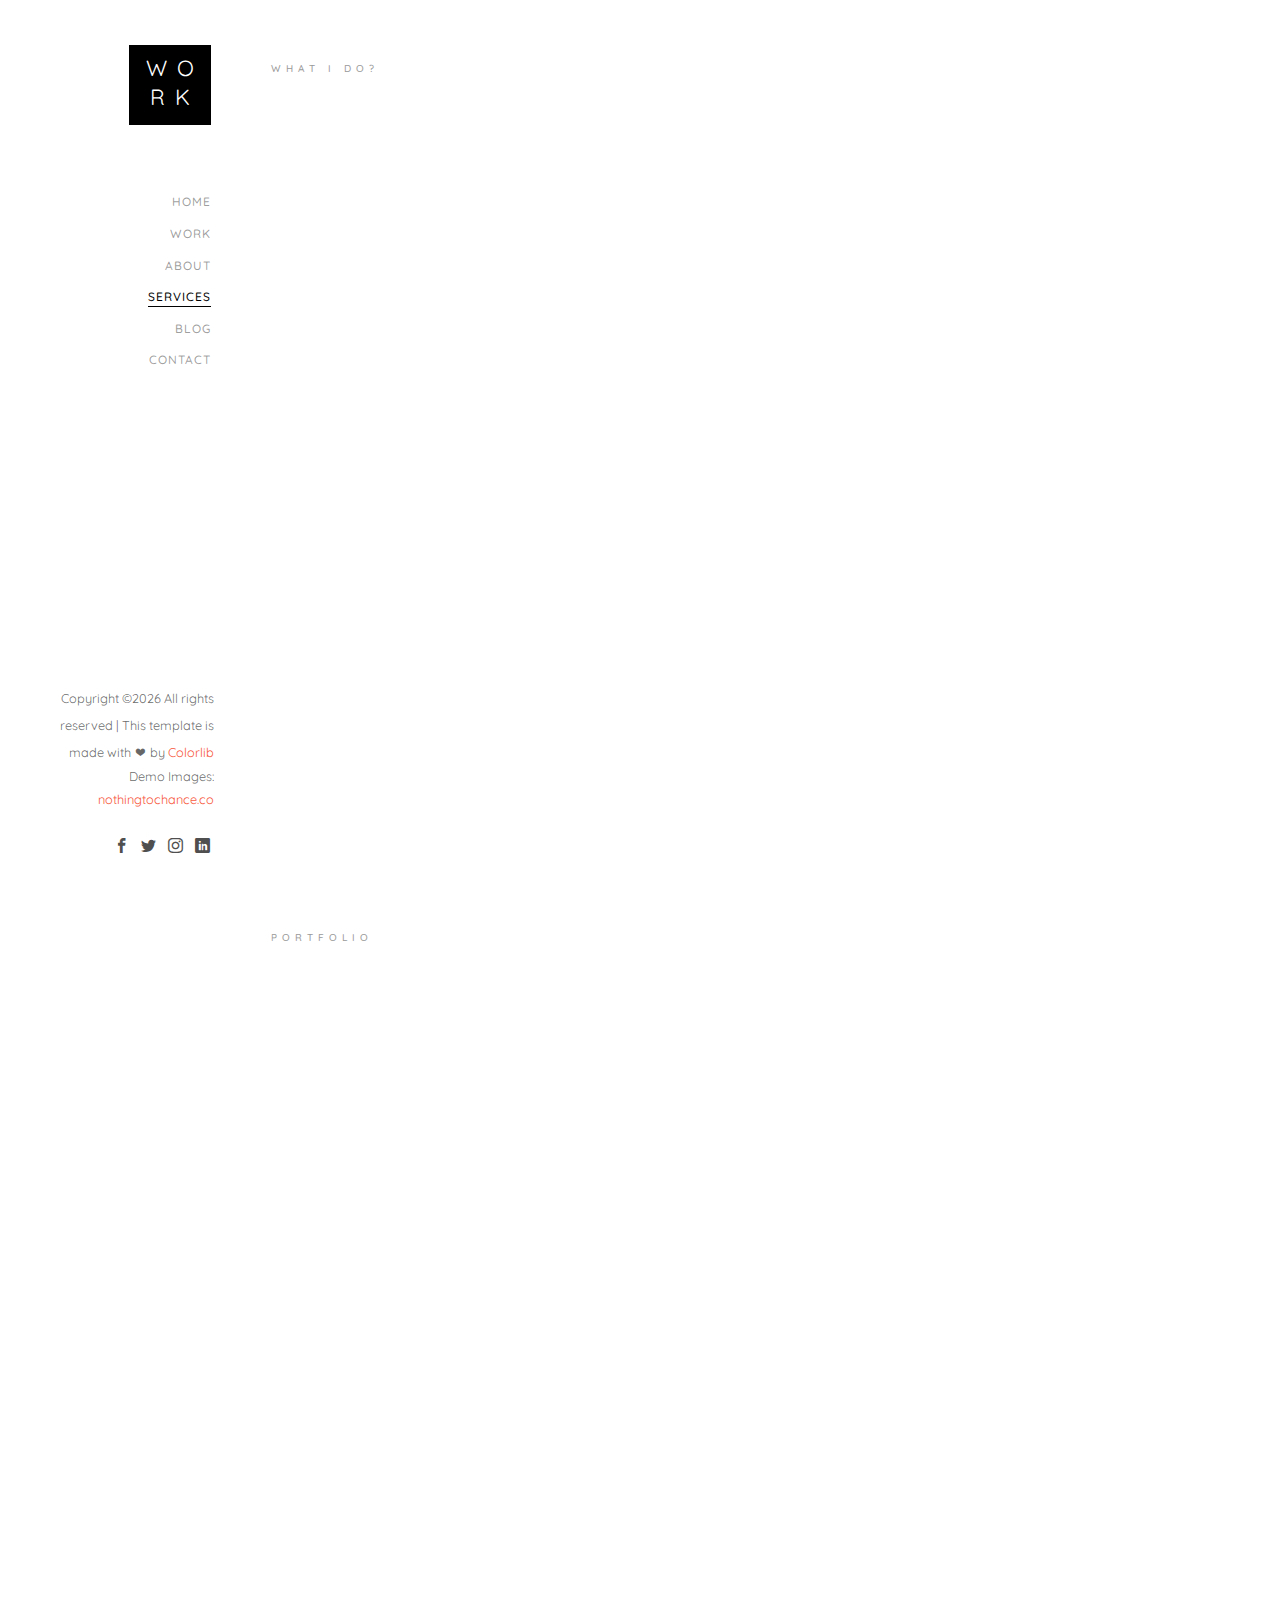
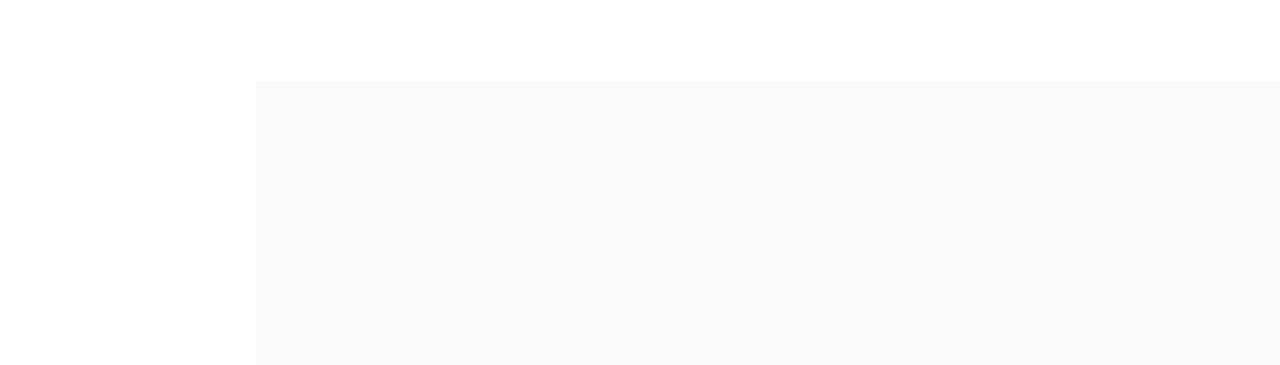
<file: work/services.html>
<!DOCTYPE HTML>
<html>
	<head>
	<meta charset="utf-8">
	<meta http-equiv="X-UA-Compatible" content="IE=edge">
	<title>Work Template</title>
	<meta name="viewport" content="width=device-width, initial-scale=1">
	<meta name="description" content="" />
	<meta name="keywords" content="" />
	<meta name="author" content="" />

  <!-- Facebook and Twitter integration -->
	<meta property="og:title" content=""/>
	<meta property="og:image" content=""/>
	<meta property="og:url" content=""/>
	<meta property="og:site_name" content=""/>
	<meta property="og:description" content=""/>
	<meta name="twitter:title" content="" />
	<meta name="twitter:image" content="" />
	<meta name="twitter:url" content="" />
	<meta name="twitter:card" content="" />

	<!-- Place favicon.ico and apple-touch-icon.png in the root directory -->
	<link rel="shortcut icon" href="favicon.ico">

	<link href="https://fonts.googleapis.com/css?family=Quicksand:300,400,500,700" rel="stylesheet">
	
	<!-- Animate.css -->
	<link rel="stylesheet" href="css/animate.css">
	<!-- Icomoon Icon Fonts-->
	<link rel="stylesheet" href="css/icomoon.css">
	<!-- Bootstrap  -->
	<link rel="stylesheet" href="css/bootstrap.css">
	<!-- Flexslider  -->
	<link rel="stylesheet" href="css/flexslider.css">
	<!-- Theme style  -->
	<link rel="stylesheet" href="css/style.css">

	<!-- Modernizr JS -->
	<script src="js/modernizr-2.6.2.min.js"></script>
	<!-- FOR IE9 below -->
	<!--[if lt IE 9]>
	<script src="js/respond.min.js"></script>
	<![endif]-->

	</head>
	<body>
	<div id="colorlib-page">
		<a href="#" class="js-colorlib-nav-toggle colorlib-nav-toggle"><i></i></a>
		<aside id="colorlib-aside" role="complementary" class="border js-fullheight">
			<h1 id="colorlib-logo"><a href="index.html"><span>Wo</span><span>rk</span></a></h1>
			<nav id="colorlib-main-menu" role="navigation">
				<ul>
					<li><a href="index.html">Home</a></li>
					<li><a href="work.html">Work</a></li>
					<li><a href="about.html">About</a></li>
					<li class="colorlib-active"><a href="services.html">Services</a></li>
					<li><a href="blog.html">Blog</a></li>
					<li><a href="contact.html">Contact</a></li>
				</ul>
			</nav>

			<div class="colorlib-footer">
				<p><small><!-- Link back to Colorlib can't be removed. Template is licensed under CC BY 3.0. -->
Copyright &copy;<script>document.write(new Date().getFullYear());</script> All rights reserved | This template is made with <i class="icon-heart" aria-hidden="true"></i> by <a href="https://colorlib.com" target="_blank">Colorlib</a>
<!-- Link back to Colorlib can't be removed. Template is licensed under CC BY 3.0. --> </span> <span>Demo Images: <a href="http://nothingtochance.co/" target="_blank">nothingtochance.co</a></span></small></p>
				<ul>
					<li><a href="#"><i class="icon-facebook2"></i></a></li>
					<li><a href="#"><i class="icon-twitter2"></i></a></li>
					<li><a href="#"><i class="icon-instagram"></i></a></li>
					<li><a href="#"><i class="icon-linkedin2"></i></a></li>
				</ul>
			</div>

		</aside>

		<div id="colorlib-main">
			<div class="colorlib-services">
				<div class="container-fluid">
					<div class="row">
						<div class="col-md-6 col-md-offset-3 col-md-pull-3">
							<span class="heading-meta">What I do?</span>
							<h2 class="colorlib-heading animate-box" data-animate-effect="fadeInLeft">Here are some of my expertise</h2>
						</div>
					</div>
					<div class="row">
						<div class="col-md-6">
							<div class="colorlib-feature animate-box" data-animate-effect="fadeInLeft">
								<div class="colorlib-icon">
									<i class="icon-tag"></i>
								</div>
								<div class="colorlib-text">
									<h3>Branding</h3>
									<p>Far far away, behind the word mountains, far from the countries Vokalia and Consonantia, there live the blind texts. </p>
								</div>
							</div>

							<div class="colorlib-feature animate-box" data-animate-effect="fadeInLeft">
								<div class="colorlib-icon">
									<i class="icon-pen2"></i>
								</div>
								<div class="colorlib-text">
									<h3>Web Design</h3>
									<p>Far far away, behind the word mountains, far from the countries Vokalia and Consonantia, there live the blind texts. </p>
								</div>
							</div>

							<div class="colorlib-feature animate-box" data-animate-effect="fadeInLeft">
								<div class="colorlib-icon">
									<i class="icon-search3"></i>
								</div>
								<div class="colorlib-text">
									<h3>Search engine optimization</h3>
									<p>Far far away, behind the word mountains, far from the countries Vokalia and Consonantia, there live the blind texts. </p>
								</div>
							</div>
						</div>
						<div class="col-md-6">
							<div class="colorlib-feature animate-box" data-animate-effect="fadeInLeft">
								<div class="colorlib-icon">
									<i class="icon-paperplane"></i>
								</div>
								<div class="colorlib-text">
									<h3>Web Development</h3>
									<p>Far far away, behind the word mountains, far from the countries Vokalia and Consonantia, there live the blind texts. </p>
								</div>
							</div>

							<div class="colorlib-feature animate-box" data-animate-effect="fadeInLeft">
								<div class="colorlib-icon">
									<i class="icon-device-desktop"></i>
								</div>
								<div class="colorlib-text">
									<h3>User Interface</h3>
									<p>Far far away, behind the word mountains, far from the countries Vokalia and Consonantia, there live the blind texts. </p>
								</div>
							</div>

							<div class="colorlib-feature animate-box" data-animate-effect="fadeInLeft">
								<div class="colorlib-icon">
									<i class="icon-help"></i>
								</div>
								<div class="colorlib-text">
									<h3>Help &amp; Support</h3>
									<p>Far far away, behind the word mountains, far from the countries Vokalia and Consonantia, there live the blind texts. </p>
								</div>
							</div>
						</div>
					</div>
				</div>
			</div>


			<div class="colorlib-work">
				<div class="container-fluid">
					<div class="row">
						<div class="col-md-6 col-md-offset-3 col-md-pull-3">
							<span class="heading-meta">Portfolio</span>
							<h2 class="colorlib-heading animate-box" data-animate-effect="fadeInLeft">Recent Work</h2>
						</div>
					</div>
					<div class="row">
						<div class="col-md-6 animate-box" data-animate-effect="fadeInLeft">
							<div class="project" style="background-image: url(images/work-1.jpg);">
								<div class="desc">
									<div class="con">
										<h3><a href="#">Work 01</a></h3>
										<span>Branding, Ilustration</span>
										<p class="icon">
											<span><a href="#"><i class="icon-share3"></i></a></span>
											<span><a href="#"><i class="icon-eye"></i> 100</a></span>
											<span><a href="#"><i class="icon-heart"></i> 49</a></span>
										</p>
									</div>
								</div>
							</div>
						</div>
						<div class="col-md-6 animate-box" data-animate-effect="fadeInLeft">
							<div class="project" style="background-image: url(images/work-2.jpg);">
								<div class="desc">
									<div class="con">
										<h3><a href="work.html">Work 02</a></h3>
										<span>Logo, Web, Branding</span>
										<p class="icon">
											<span><a href="#"><i class="icon-share3"></i></a></span>
											<span><a href="#"><i class="icon-eye"></i> 100</a></span>
											<span><a href="#"><i class="icon-heart"></i> 49</a></span>
										</p>
									</div>
								</div>
							</div>
						</div>
					</div>
				</div>
			</div>

			<div id="get-in-touch" class="colorlib-bg-color">
				<div class="colorlib-narrow-content">
					<div class="row">
						<div class="col-md-6 animate-box" data-animate-effect="fadeInLeft">
							<h2>Get in Touch!</h2>
						</div>
					</div>
					<div class="row">
						<div class="col-md-6 col-md-offset-3 col-md-pull-3 animate-box" data-animate-effect="fadeInLeft">
							<p class="colorlib-lead">Separated they live in Bookmarksgrove right at the coast of the Semantics, a large language ocean.</p>
							<p><a href="#" class="btn btn-primary btn-learn">Contact me!</a></p>
						</div>
						
					</div>
				</div>
			</div>
		</div>
	</div>

	<!-- jQuery -->
	<script src="js/jquery.min.js"></script>
	<!-- jQuery Easing -->
	<script src="js/jquery.easing.1.3.js"></script>
	<!-- Bootstrap -->
	<script src="js/bootstrap.min.js"></script>
	<!-- Waypoints -->
	<script src="js/jquery.waypoints.min.js"></script>
	<!-- Flexslider -->
	<script src="js/jquery.flexslider-min.js"></script>
	<!-- Sticky Kit -->
	<script src="js/sticky-kit.min.js"></script>
	
	
	<!-- MAIN JS -->
	<script src="js/main.js"></script>

	</body>
</html>
</file>
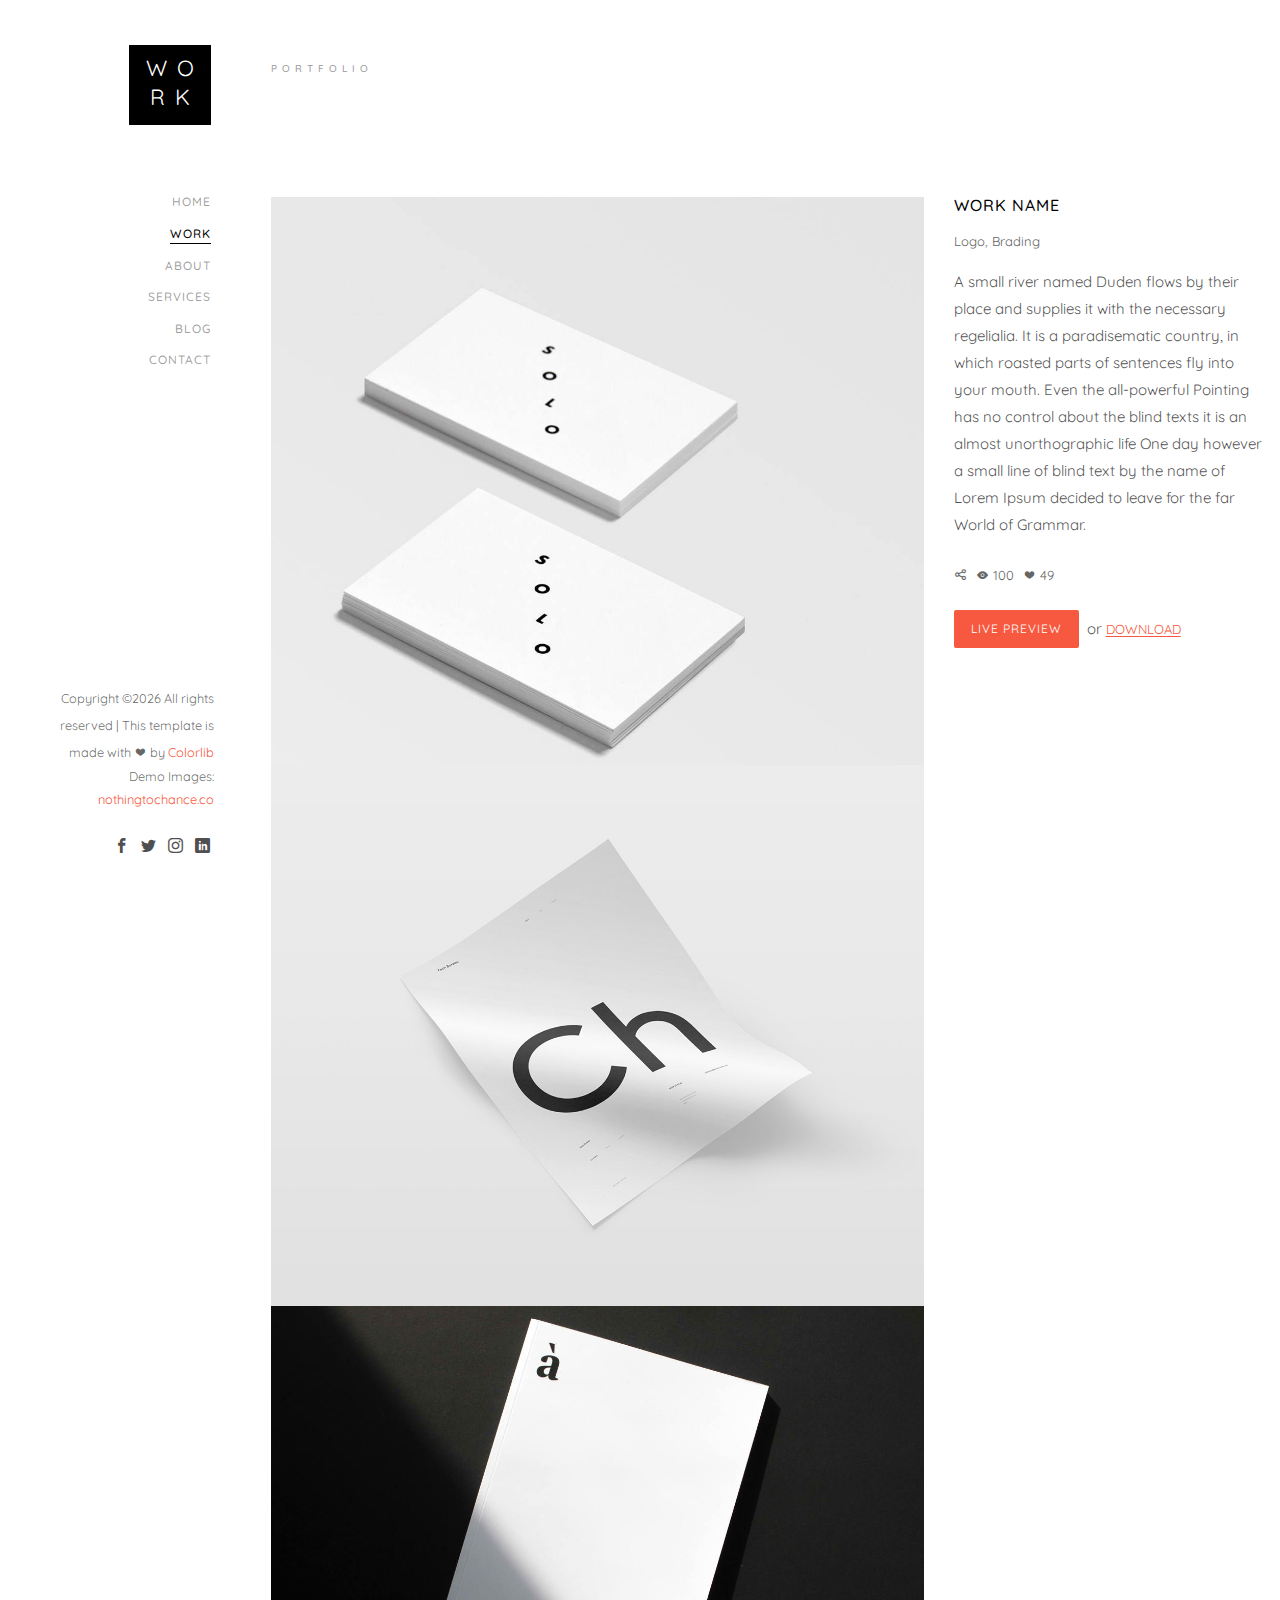
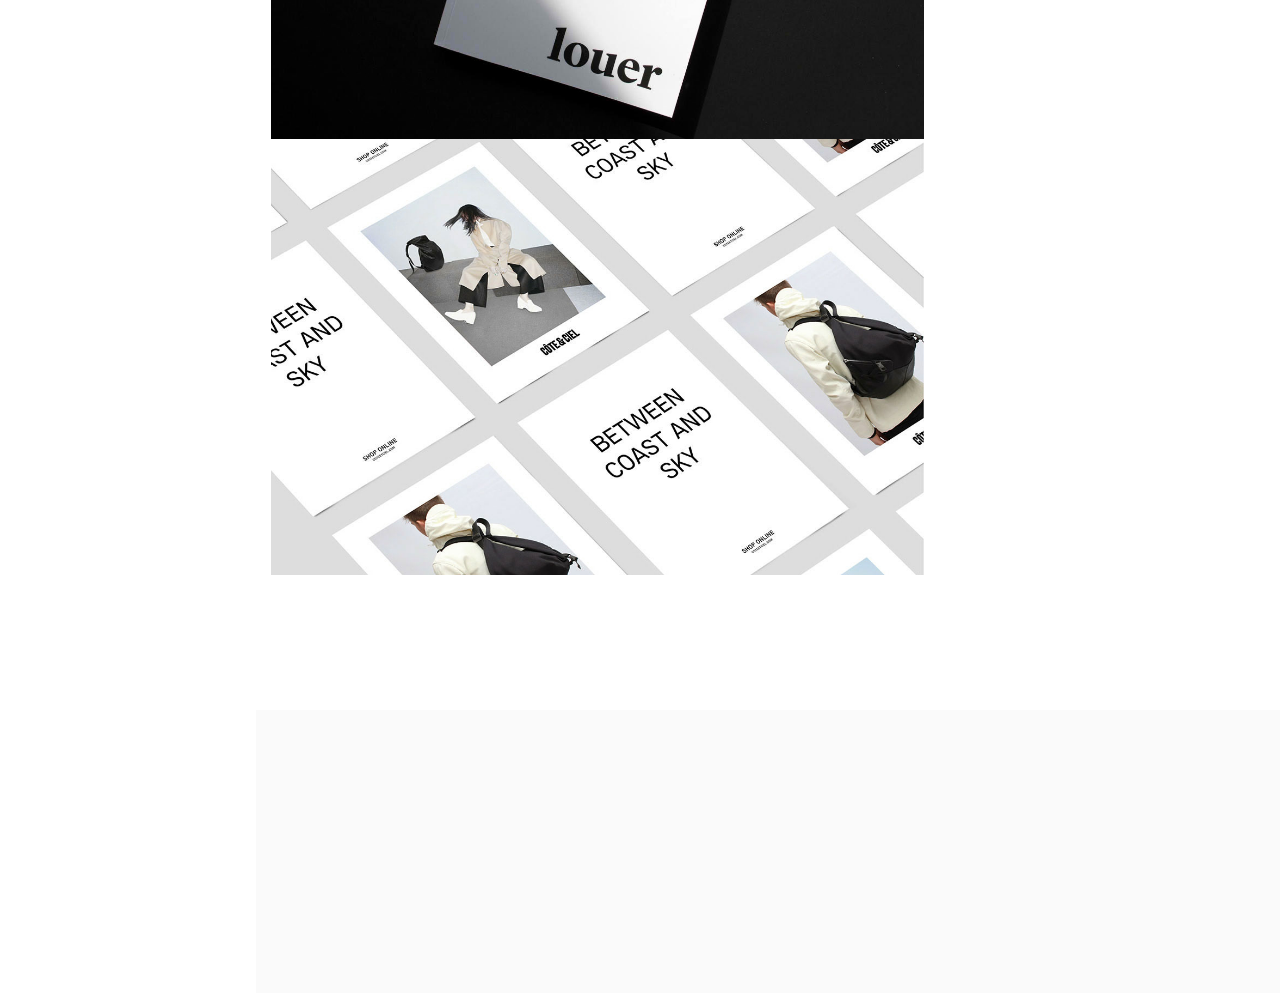
<file: work/work-single.html>
<!DOCTYPE HTML>
<html>
	<head>
	<meta charset="utf-8">
	<meta http-equiv="X-UA-Compatible" content="IE=edge">
	<title>Work Template</title>
	<meta name="viewport" content="width=device-width, initial-scale=1">
	<meta name="description" content="" />
	<meta name="keywords" content="" />
	<meta name="author" content="" />

  <!-- Facebook and Twitter integration -->
	<meta property="og:title" content=""/>
	<meta property="og:image" content=""/>
	<meta property="og:url" content=""/>
	<meta property="og:site_name" content=""/>
	<meta property="og:description" content=""/>
	<meta name="twitter:title" content="" />
	<meta name="twitter:image" content="" />
	<meta name="twitter:url" content="" />
	<meta name="twitter:card" content="" />

	<!-- Place favicon.ico and apple-touch-icon.png in the root directory -->
	<link rel="shortcut icon" href="favicon.ico">

	<link href="https://fonts.googleapis.com/css?family=Quicksand:300,400,500,700" rel="stylesheet">
	
	<!-- Animate.css -->
	<link rel="stylesheet" href="css/animate.css">
	<!-- Icomoon Icon Fonts-->
	<link rel="stylesheet" href="css/icomoon.css">
	<!-- Bootstrap  -->
	<link rel="stylesheet" href="css/bootstrap.css">
	<!-- Flexslider  -->
	<link rel="stylesheet" href="css/flexslider.css">
	<!-- Theme style  -->
	<link rel="stylesheet" href="css/style.css">

	<!-- Modernizr JS -->
	<script src="js/modernizr-2.6.2.min.js"></script>
	<!-- FOR IE9 below -->
	<!--[if lt IE 9]>
	<script src="js/respond.min.js"></script>
	<![endif]-->

	</head>
	<body>
	<div id="colorlib-page">
		<a href="#" class="js-colorlib-nav-toggle colorlib-nav-toggle"><i></i></a>
		<aside id="colorlib-aside" role="complementary" class="border js-fullheight">
			<h1 id="colorlib-logo"><a href="index.html"><span>Wo</span><span>rk</span></a></h1>
			<nav id="colorlib-main-menu" role="navigation">
				<ul>
					<li><a href="index.html">Home</a></li>
					<li class="colorlib-active"><a href="work.html">Work</a></li>
					<li><a href="about.html">About</a></li>
					<li><a href="services.html">Services</a></li>
					<li><a href="blog.html">Blog</a></li>
					<li><a href="contact.html">Contact</a></li>
				</ul>
			</nav>

			<div class="colorlib-footer">
				<p><small><!-- Link back to Colorlib can't be removed. Template is licensed under CC BY 3.0. -->
Copyright &copy;<script>document.write(new Date().getFullYear());</script> All rights reserved | This template is made with <i class="icon-heart" aria-hidden="true"></i> by <a href="https://colorlib.com" target="_blank">Colorlib</a>
<!-- Link back to Colorlib can't be removed. Template is licensed under CC BY 3.0. --> </span> <span>Demo Images: <a href="http://nothingtochance.co/" target="_blank">nothingtochance.co</a></span></small></p>
				<ul>
					<li><a href="#"><i class="icon-facebook2"></i></a></li>
					<li><a href="#"><i class="icon-twitter2"></i></a></li>
					<li><a href="#"><i class="icon-instagram"></i></a></li>
					<li><a href="#"><i class="icon-linkedin2"></i></a></li>
				</ul>
			</div>

		</aside>

		<div id="colorlib-main">

			<div class="colorlib-work">
				<div class="container-fluid">
					<div class="row">
						<div class="col-md-6 col-md-offset-3 col-md-pull-3">
							<span class="heading-meta">Portfolio</span>
							<h2 class="colorlib-heading animate-box" data-animate-effect="fadeInLeft">Work Single</h2>
						</div>
					</div>
					<div class="row">
						<div class="col-md-8 image-content">
							<img class="img-responsive" src="images/work-1.jpg" alt="HTML5 Bootstrap Template by colorlib.com">
							<img class="img-responsive" src="images/work-2.jpg" alt="HTML5 Bootstrap Template by colorlib.com">
							<img class="img-responsive" src="images/work-3.jpg" alt="HTML5 Bootstrap Template by colorlib.com">
							<img class="img-responsive" src="images/work-4.jpg" alt="HTML5 Bootstrap Template by colorlib.com">
						</div>
						<div class="col-md-4 sticky-parent">
							<div id="sticky_item">
								<div class="project-desc">
									<h2>Work Name</h2>
									<span><a href="#">Logo</a>, <a href="#">Brading</a></span>
									<p>A small river named Duden flows by their place and supplies it with the necessary regelialia. It is a paradisematic country, in which roasted parts of sentences fly into your mouth. Even the all-powerful Pointing has no control about the blind texts it is an almost unorthographic life One day however a small line of blind text by the name of Lorem Ipsum decided to leave for the far World of Grammar.</p>
									<p class="icon">
										<span><a href="#"><i class="icon-share3"></i></a></span>
										<span><a href="#"><i class="icon-eye"></i> 100</a></span>
										<span><a href="#"><i class="icon-heart"></i> 49</a></span>
									</p>
									<p><a href="#" class="btn btn-primary">Live Preview</a> or <a href="#" class="btn-download">Download</a></p>
								</div>
							</div>
						</div>
					</div>
				</div>
			</div>

			<div id="get-in-touch" class="colorlib-bg-color">
				<div class="colorlib-narrow-content">
					<div class="row">
						<div class="col-md-6 animate-box" data-animate-effect="fadeInLeft">
							<h2>Get in Touch!</h2>
						</div>
					</div>
					<div class="row">
						<div class="col-md-6 col-md-offset-3 col-md-pull-3 animate-box" data-animate-effect="fadeInLeft">
							<p class="colorlib-lead">Separated they live in Bookmarksgrove right at the coast of the Semantics, a large language ocean.</p>
							<p><a href="#" class="btn btn-primary btn-learn">Contact me!</a></p>
						</div>
						
					</div>
				</div>
			</div>
		</div>
	</div>

	<!-- jQuery -->
	<script src="js/jquery.min.js"></script>
	<!-- jQuery Easing -->
	<script src="js/jquery.easing.1.3.js"></script>
	<!-- Bootstrap -->
	<script src="js/bootstrap.min.js"></script>
	<!-- Waypoints -->
	<script src="js/jquery.waypoints.min.js"></script>
	<!-- Flexslider -->
	<script src="js/jquery.flexslider-min.js"></script>
	<!-- Sticky Kit -->
	<script src="js/sticky-kit.min.js"></script>
	
	
	<!-- MAIN JS -->
	<script src="js/main.js"></script>

	</body>
</html>
</file>
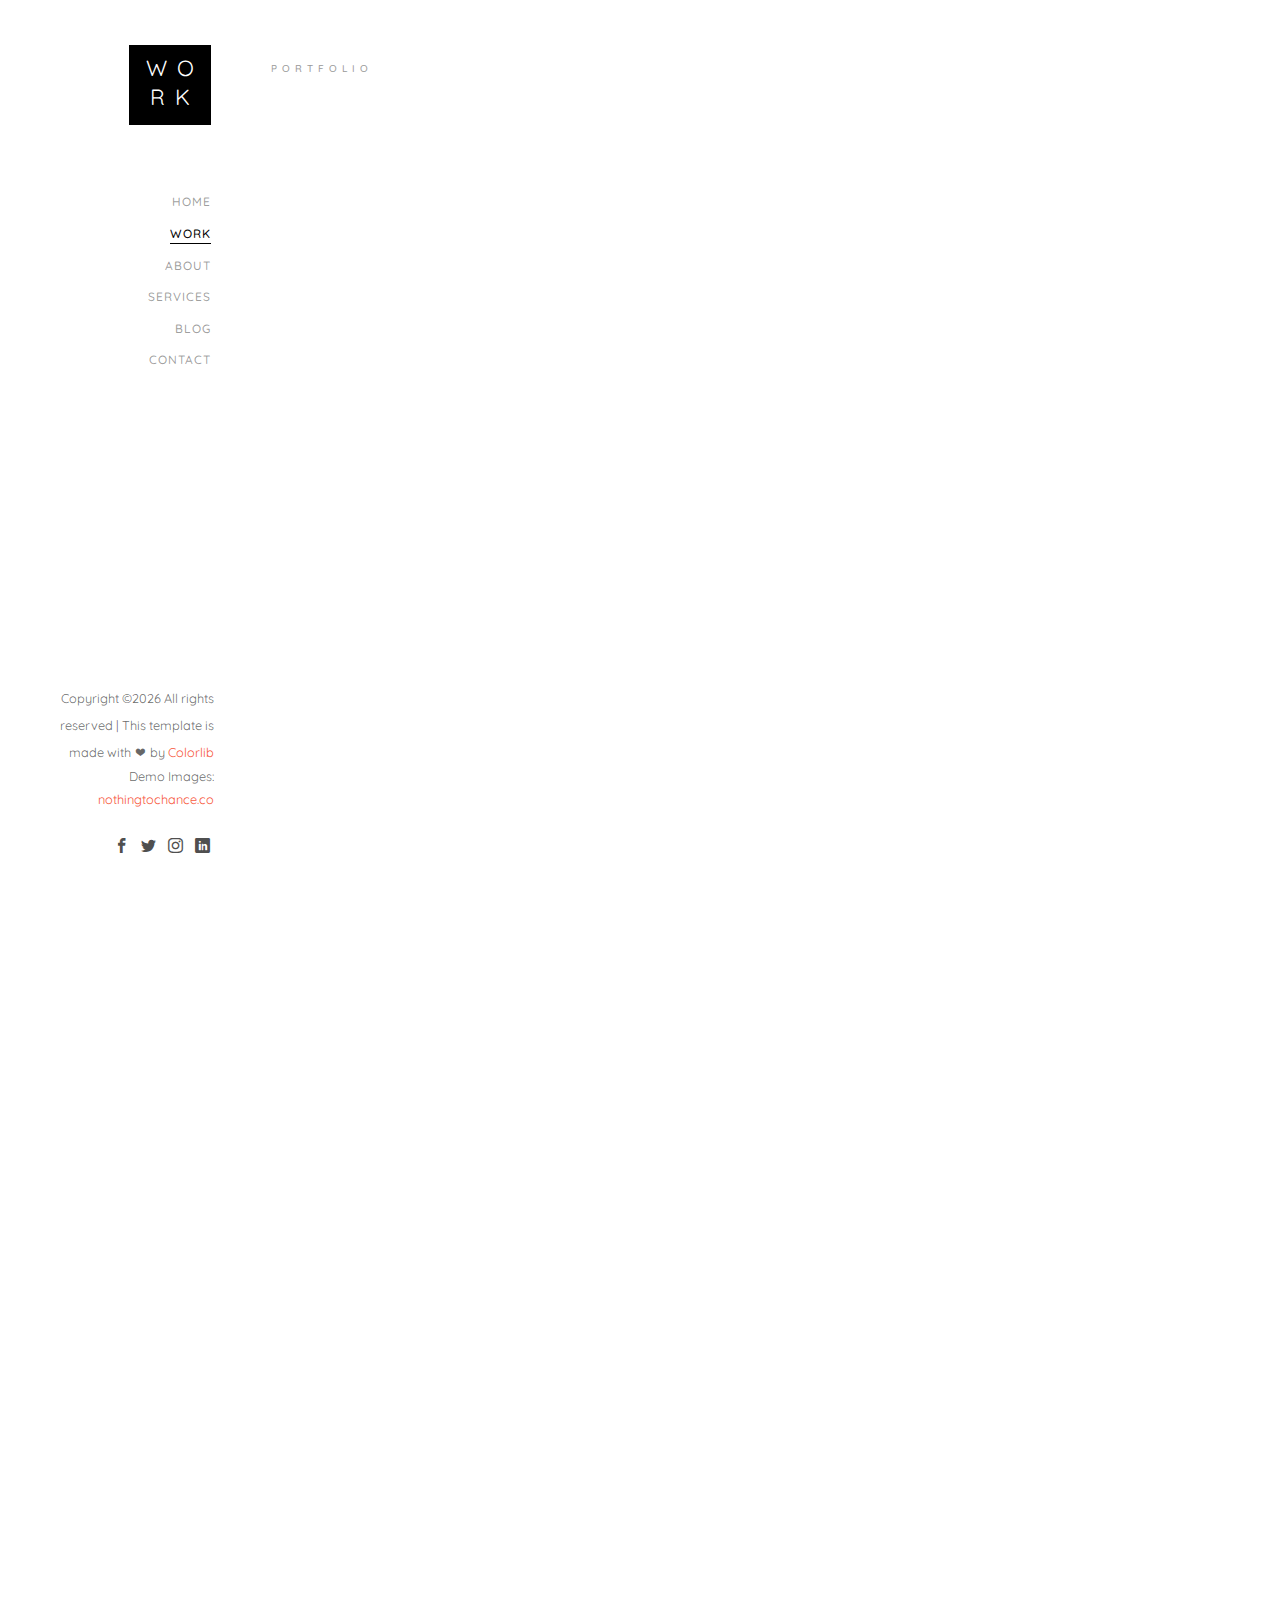
<file: work/work.html>
<!DOCTYPE HTML>
<html>
	<head>
	<meta charset="utf-8">
	<meta http-equiv="X-UA-Compatible" content="IE=edge">
	<title>Work Template</title>
	<meta name="viewport" content="width=device-width, initial-scale=1">
	<meta name="description" content="" />
	<meta name="keywords" content="" />
	<meta name="author" content="" />

  <!-- Facebook and Twitter integration -->
	<meta property="og:title" content=""/>
	<meta property="og:image" content=""/>
	<meta property="og:url" content=""/>
	<meta property="og:site_name" content=""/>
	<meta property="og:description" content=""/>
	<meta name="twitter:title" content="" />
	<meta name="twitter:image" content="" />
	<meta name="twitter:url" content="" />
	<meta name="twitter:card" content="" />

	<!-- Place favicon.ico and apple-touch-icon.png in the root directory -->
	<link rel="shortcut icon" href="favicon.ico">

	<link href="https://fonts.googleapis.com/css?family=Quicksand:300,400,500,700" rel="stylesheet">
	
	<!-- Animate.css -->
	<link rel="stylesheet" href="css/animate.css">
	<!-- Icomoon Icon Fonts-->
	<link rel="stylesheet" href="css/icomoon.css">
	<!-- Bootstrap  -->
	<link rel="stylesheet" href="css/bootstrap.css">
	<!-- Flexslider  -->
	<link rel="stylesheet" href="css/flexslider.css">
	<!-- Theme style  -->
	<link rel="stylesheet" href="css/style.css">

	<!-- Modernizr JS -->
	<script src="js/modernizr-2.6.2.min.js"></script>
	<!-- FOR IE9 below -->
	<!--[if lt IE 9]>
	<script src="js/respond.min.js"></script>
	<![endif]-->

	</head>
	<body>
	<div id="colorlib-page">
		<a href="#" class="js-colorlib-nav-toggle colorlib-nav-toggle"><i></i></a>
		<aside id="colorlib-aside" role="complementary" class="border js-fullheight">
			<h1 id="colorlib-logo"><a href="index.html"><span>Wo</span><span>rk</span></a></h1>
			<nav id="colorlib-main-menu" role="navigation">
				<ul>
					<li><a href="index.html">Home</a></li>
					<li class="colorlib-active"><a href="work.html">Work</a></li>
					<li><a href="about.html">About</a></li>
					<li><a href="services.html">Services</a></li>
					<li><a href="blog.html">Blog</a></li>
					<li><a href="contact.html">Contact</a></li>
				</ul>
			</nav>

			<div class="colorlib-footer">
				<p><small><!-- Link back to Colorlib can't be removed. Template is licensed under CC BY 3.0. -->
Copyright &copy;<script>document.write(new Date().getFullYear());</script> All rights reserved | This template is made with <i class="icon-heart" aria-hidden="true"></i> by <a href="https://colorlib.com" target="_blank">Colorlib</a>
<!-- Link back to Colorlib can't be removed. Template is licensed under CC BY 3.0. --> </span> <span>Demo Images: <a href="http://nothingtochance.co/" target="_blank">nothingtochance.co</a></span></small></p>
				<ul>
					<li><a href="#"><i class="icon-facebook2"></i></a></li>
					<li><a href="#"><i class="icon-twitter2"></i></a></li>
					<li><a href="#"><i class="icon-instagram"></i></a></li>
					<li><a href="#"><i class="icon-linkedin2"></i></a></li>
				</ul>
			</div>

		</aside>

		<div id="colorlib-main">

			<div class="colorlib-work">
				<div class="container-fluid">
					<div class="row">
						<div class="col-md-6 col-md-offset-3 col-md-pull-3">
							<span class="heading-meta">Portfolio</span>
							<h2 class="colorlib-heading animate-box" data-animate-effect="fadeInLeft">My Work</h2>
						</div>
					</div>
					<div class="row">
						<div class="col-md-6 animate-box" data-animate-effect="fadeInLeft">
							<div class="project" style="background-image: url(images/work-1.jpg);">
								<div class="desc">
									<div class="con">
										<h3><a href="work-single.html">Work 01</a></h3>
										<span>Branding, Ilustration</span>
										<p class="icon">
											<span><a href="#"><i class="icon-share3"></i></a></span>
											<span><a href="#"><i class="icon-eye"></i> 100</a></span>
											<span><a href="#"><i class="icon-heart"></i> 49</a></span>
										</p>
									</div>
								</div>
							</div>
						</div>
						<div class="col-md-6 animate-box" data-animate-effect="fadeInLeft">
							<div class="project" style="background-image: url(images/work-2.jpg);">
								<div class="desc">
									<div class="con">
										<h3><a href="work-single.html">Work 02</a></h3>
										<span>Logo, Web, Branding</span>
										<p class="icon">
											<span><a href="#"><i class="icon-share3"></i></a></span>
											<span><a href="#"><i class="icon-eye"></i> 100</a></span>
											<span><a href="#"><i class="icon-heart"></i> 49</a></span>
										</p>
									</div>
								</div>
							</div>
						</div>
						<div class="col-md-6 animate-box" data-animate-effect="fadeInLeft">
							<div class="project" style="background-image: url(images/work-3.jpg);">
								<div class="desc">
									<div class="con">
										<h3><a href="work-single.html">Work 03</a></h3>
										<span>Illustration, Logo</span>
										<p class="icon">
											<span><a href="#"><i class="icon-share3"></i></a></span>
											<span><a href="#"><i class="icon-eye"></i> 100</a></span>
											<span><a href="#"><i class="icon-heart"></i> 49</a></span>
										</p>
									</div>
								</div>
							</div>
						</div>
						<div class="col-md-6 animate-box" data-animate-effect="fadeInLeft">
							<div class="project" style="background-image: url(images/work-4.jpg);">
								<div class="desc">
									<div class="con">
										<h3><a href="work-single.html">Work 04</a></h3>
										<span>Web, Logo, Branding</span>
										<p class="icon">
											<span><a href="#"><i class="icon-share3"></i></a></span>
											<span><a href="#"><i class="icon-eye"></i> 100</a></span>
											<span><a href="#"><i class="icon-heart"></i> 49</a></span>
										</p>
									</div>
								</div>
							</div>
						</div>
						<div class="col-md-6 animate-box" data-animate-effect="fadeInLeft">
							<div class="project" style="background-image: url(images/work-5.jpg);">
								<div class="desc">
									<div class="con">
										<h3><a href="work-single.html">Work 05</a></h3>
										<span>Illustration, Logo</span>
										<p class="icon">
											<span><a href="#"><i class="icon-share3"></i></a></span>
											<span><a href="#"><i class="icon-eye"></i> 100</a></span>
											<span><a href="#"><i class="icon-heart"></i> 49</a></span>
										</p>
									</div>
								</div>
							</div>
						</div>
						<div class="col-md-6 animate-box" data-animate-effect="fadeInLeft">
							<div class="project" style="background-image: url(images/work-6.jpg);">
								<div class="desc">
									<div class="con">
										<h3><a href="work-single.html">Work 06</a></h3>
										<span>Web, Logo, Branding</span>
										<p class="icon">
											<span><a href="#"><i class="icon-share3"></i></a></span>
											<span><a href="#"><i class="icon-eye"></i> 100</a></span>
											<span><a href="#"><i class="icon-heart"></i> 49</a></span>
										</p>
									</div>
								</div>
							</div>
						</div>
						<div class="col-md-6 animate-box" data-animate-effect="fadeInLeft">
							<div class="project" style="background-image: url(images/work-7.jpg);">
								<div class="desc">
									<div class="con">
										<h3><a href="work-single.html">Work 07</a></h3>
										<span>Illustration, Logo</span>
										<p class="icon">
											<span><a href="#"><i class="icon-share3"></i></a></span>
											<span><a href="#"><i class="icon-eye"></i> 100</a></span>
											<span><a href="#"><i class="icon-heart"></i> 49</a></span>
										</p>
									</div>
								</div>
							</div>
						</div>
						<div class="col-md-6 animate-box" data-animate-effect="fadeInLeft">
							<div class="project" style="background-image: url(images/work-8.jpg);">
								<div class="desc">
									<div class="con">
										<h3><a href="work-single.html">Work 08</a></h3>
										<span>Web, Logo, Branding</span>
										<p class="icon">
											<span><a href="#"><i class="icon-share3"></i></a></span>
											<span><a href="#"><i class="icon-eye"></i> 100</a></span>
											<span><a href="#"><i class="icon-heart"></i> 49</a></span>
										</p>
									</div>
								</div>
							</div>
						</div>
					</div>
					<div class="row">
						<div class="col-md-12 animate-box" data-animate-effect="fadeInLeft">
							<ul class="pagination">
								<li class="disabled"><a href="#">&laquo;</a></li>
								<li class="active"><a href="#">1</a></li>
								<li><a href="#">2</a></li>
								<li><a href="#">3</a></li>
								<li><a href="#">4</a></li>
								<li><a href="#">&raquo;</a></li>
							</ul>
						</div>
					</div>
				</div>
			</div>

			<div id="get-in-touch" class="colorlib-bg-color">
				<div class="colorlib-narrow-content">
					<div class="row">
						<div class="col-md-6 animate-box" data-animate-effect="fadeInLeft">
							<h2>Get in Touch!</h2>
						</div>
					</div>
					<div class="row">
						<div class="col-md-6 col-md-offset-3 col-md-pull-3 animate-box" data-animate-effect="fadeInLeft">
							<p class="colorlib-lead">Separated they live in Bookmarksgrove right at the coast of the Semantics, a large language ocean.</p>
							<p><a href="#" class="btn btn-primary btn-learn">Contact me!</a></p>
						</div>
						
					</div>
				</div>
			</div>
		</div>
	</div>

	<!-- jQuery -->
	<script src="js/jquery.min.js"></script>
	<!-- jQuery Easing -->
	<script src="js/jquery.easing.1.3.js"></script>
	<!-- Bootstrap -->
	<script src="js/bootstrap.min.js"></script>
	<!-- Waypoints -->
	<script src="js/jquery.waypoints.min.js"></script>
	<!-- Flexslider -->
	<script src="js/jquery.flexslider-min.js"></script>
	<!-- Sticky Kit -->
	<script src="js/sticky-kit.min.js"></script>
	
	
	<!-- MAIN JS -->
	<script src="js/main.js"></script>

	</body>
</html>
</file>
<file: css/icomoon.css>
@font-face {
  font-family: 'icomoon';
  src:  url('fonts/icomoon.eot?6py85u');
  src:  url('fonts/icomoon.eot?6py85u#iefix') format('embedded-opentype'),
    url('fonts/icomoon.ttf?6py85u') format('truetype'),
    url('fonts/icomoon.woff?6py85u') format('woff'),
    url('fonts/icomoon.svg?6py85u#icomoon') format('svg');
  font-weight: normal;
  font-style: normal;
}

[class^="icon-"], [class*=" icon-"] {
  /* use !important to prevent issues with browser extensions that change fonts */
  font-family: 'icomoon' !important;
  speak: none;
  font-style: normal;
  font-weight: normal;
  font-variant: normal;
  text-transform: none;
  line-height: 1;

  /* Better Font Rendering =========== */
  -webkit-font-smoothing: antialiased;
  -moz-osx-font-smoothing: grayscale;
}

.icon-times:before {
  content: "\e930";
}
.icon-tick:before {
  content: "\e931";
}
.icon-plus:before {
  content: "\e932";
}
.icon-minus:before {
  content: "\e933";
}
.icon-equals:before {
  content: "\e934";
}
.icon-divide:before {
  content: "\e935";
}
.icon-chevron-right:before {
  content: "\e936";
}
.icon-chevron-left:before {
  content: "\e937";
}
.icon-arrow-right-thick:before {
  content: "\e938";
}
.icon-arrow-left-thick:before {
  content: "\e939";
}
.icon-th-small:before {
  content: "\e93a";
}
.icon-th-menu:before {
  content: "\e93b";
}
.icon-th-list:before {
  content: "\e93c";
}
.icon-th-large:before {
  content: "\e93d";
}
.icon-home:before {
  content: "\e93e";
}
.icon-arrow-forward:before {
  content: "\e93f";
}
.icon-arrow-back:before {
  content: "\e940";
}
.icon-rss:before {
  content: "\e941";
}
.icon-location:before {
  content: "\e942";
}
.icon-link:before {
  content: "\e943";
}
.icon-image:before {
  content: "\e944";
}
.icon-arrow-up-thick:before {
  content: "\e945";
}
.icon-arrow-down-thick:before {
  content: "\e946";
}
.icon-starburst:before {
  content: "\e947";
}
.icon-starburst-outline:before {
  content: "\e948";
}
.icon-star3:before {
  content: "\e949";
}
.icon-flow-children:before {
  content: "\e94a";
}
.icon-export:before {
  content: "\e94b";
}
.icon-delete2:before {
  content: "\e94c";
}
.icon-delete-outline:before {
  content: "\e94d";
}
.icon-cloud-storage:before {
  content: "\e94e";
}
.icon-wi-fi:before {
  content: "\e94f";
}
.icon-heart:before {
  content: "\e950";
}
.icon-flash:before {
  content: "\e951";
}
.icon-cancel:before {
  content: "\e952";
}
.icon-backspace:before {
  content: "\e953";
}
.icon-attachment:before {
  content: "\e954";
}
.icon-arrow-move:before {
  content: "\e955";
}
.icon-warning:before {
  content: "\e956";
}
.icon-user:before {
  content: "\e957";
}
.icon-radar:before {
  content: "\e958";
}
.icon-lock-open:before {
  content: "\e959";
}
.icon-lock-closed:before {
  content: "\e95a";
}
.icon-location-arrow:before {
  content: "\e95b";
}
.icon-info:before {
  content: "\e95c";
}
.icon-user-delete:before {
  content: "\e95d";
}
.icon-user-add:before {
  content: "\e95e";
}
.icon-media-pause:before {
  content: "\e95f";
}
.icon-group:before {
  content: "\e960";
}
.icon-chart-pie:before {
  content: "\e961";
}
.icon-chart-line:before {
  content: "\e962";
}
.icon-chart-bar:before {
  content: "\e963";
}
.icon-chart-area:before {
  content: "\e964";
}
.icon-video:before {
  content: "\e965";
}
.icon-point-of-interest:before {
  content: "\e966";
}
.icon-infinity:before {
  content: "\e967";
}
.icon-globe:before {
  content: "\e968";
}
.icon-eye:before {
  content: "\e969";
}
.icon-cog:before {
  content: "\e96a";
}
.icon-camera:before {
  content: "\e96b";
}
.icon-upload:before {
  content: "\e96c";
}
.icon-scissors:before {
  content: "\e96d";
}
.icon-refresh:before {
  content: "\e96e";
}
.icon-pin:before {
  content: "\e96f";
}
.icon-key:before {
  content: "\e970";
}
.icon-info-large:before {
  content: "\e971";
}
.icon-eject:before {
  content: "\e972";
}
.icon-download:before {
  content: "\e973";
}
.icon-zoom:before {
  content: "\e974";
}
.icon-zoom-out:before {
  content: "\e975";
}
.icon-zoom-in:before {
  content: "\e976";
}
.icon-sort-numerically:before {
  content: "\e977";
}
.icon-sort-alphabetically:before {
  content: "\e978";
}
.icon-input-checked:before {
  content: "\e979";
}
.icon-calender:before {
  content: "\e97a";
}
.icon-world2:before {
  content: "\e97b";
}
.icon-notes:before {
  content: "\e97c";
}
.icon-code:before {
  content: "\e97d";
}
.icon-arrow-sync:before {
  content: "\e97e";
}
.icon-arrow-shuffle:before {
  content: "\e97f";
}
.icon-arrow-repeat:before {
  content: "\e980";
}
.icon-arrow-minimise:before {
  content: "\e981";
}
.icon-arrow-maximise:before {
  content: "\e982";
}
.icon-arrow-loop:before {
  content: "\e983";
}
.icon-anchor:before {
  content: "\e984";
}
.icon-spanner:before {
  content: "\e985";
}
.icon-puzzle:before {
  content: "\e986";
}
.icon-power:before {
  content: "\e987";
}
.icon-plane:before {
  content: "\e988";
}
.icon-pi:before {
  content: "\e989";
}
.icon-phone:before {
  content: "\e98a";
}
.icon-microphone2:before {
  content: "\e98b";
}
.icon-media-rewind:before {
  content: "\e98c";
}
.icon-flag:before {
  content: "\e98d";
}
.icon-adjust-brightness:before {
  content: "\e98e";
}
.icon-waves:before {
  content: "\e98f";
}
.icon-social-twitter:before {
  content: "\e990";
}
.icon-social-facebook:before {
  content: "\e991";
}
.icon-social-dribbble:before {
  content: "\e992";
}
.icon-media-stop:before {
  content: "\e993";
}
.icon-media-record:before {
  content: "\e994";
}
.icon-media-play:before {
  content: "\e995";
}
.icon-media-fast-forward:before {
  content: "\e996";
}
.icon-media-eject:before {
  content: "\e997";
}
.icon-social-vimeo:before {
  content: "\e998";
}
.icon-social-tumbler:before {
  content: "\e999";
}
.icon-social-skype:before {
  content: "\e99a";
}
.icon-social-pinterest:before {
  content: "\e99b";
}
.icon-social-linkedin:before {
  content: "\e99c";
}
.icon-social-last-fm:before {
  content: "\e99d";
}
.icon-social-github:before {
  content: "\e99e";
}
.icon-social-flickr:before {
  content: "\e99f";
}
.icon-at:before {
  content: "\e9a0";
}
.icon-times-outline:before {
  content: "\e9a1";
}
.icon-plus-outline:before {
  content: "\e9a2";
}
.icon-minus-outline:before {
  content: "\e9a3";
}
.icon-tick-outline:before {
  content: "\e9a4";
}
.icon-th-large-outline:before {
  content: "\e9a5";
}
.icon-equals-outline:before {
  content: "\e9a6";
}
.icon-divide-outline:before {
  content: "\e9a7";
}
.icon-chevron-right-outline:before {
  content: "\e9a8";
}
.icon-chevron-left-outline:before {
  content: "\e9a9";
}
.icon-arrow-right-outline:before {
  content: "\e9aa";
}
.icon-arrow-left-outline:before {
  content: "\e9ab";
}
.icon-th-small-outline:before {
  content: "\e9ac";
}
.icon-th-menu-outline:before {
  content: "\e9ad";
}
.icon-th-list-outline:before {
  content: "\e9ae";
}
.icon-news2:before {
  content: "\e9b1";
}
.icon-home-outline:before {
  content: "\e9b2";
}
.icon-arrow-up-outline:before {
  content: "\e9b3";
}
.icon-arrow-forward-outline:before {
  content: "\e9b4";
}
.icon-arrow-down-outline:before {
  content: "\e9b5";
}
.icon-arrow-back-outline:before {
  content: "\e9b6";
}
.icon-trash3:before {
  content: "\e9b7";
}
.icon-rss-outline:before {
  content: "\e9b8";
}
.icon-message:before {
  content: "\e9b9";
}
.icon-location-outline:before {
  content: "\e9ba";
}
.icon-link-outline:before {
  content: "\e9bb";
}
.icon-image-outline:before {
  content: "\e9bc";
}
.icon-export-outline:before {
  content: "\e9bd";
}
.icon-cross:before {
  content: "\e9be";
}
.icon-wi-fi-outline:before {
  content: "\e9bf";
}
.icon-star-outline:before {
  content: "\e9c0";
}
.icon-media-pause-outline:before {
  content: "\e9c1";
}
.icon-mail:before {
  content: "\e9c2";
}
.icon-heart-outline:before {
  content: "\e9c3";
}
.icon-flash-outline:before {
  content: "\e9c4";
}
.icon-cancel-outline:before {
  content: "\e9c5";
}
.icon-beaker:before {
  content: "\e9c6";
}
.icon-arrow-move-outline:before {
  content: "\e9c7";
}
.icon-watch2:before {
  content: "\e9c8";
}
.icon-warning-outline:before {
  content: "\e9c9";
}
.icon-time:before {
  content: "\e9ca";
}
.icon-radar-outline:before {
  content: "\e9cb";
}
.icon-lock-open-outline:before {
  content: "\e9cc";
}
.icon-location-arrow-outline:before {
  content: "\e9cd";
}
.icon-info-outline:before {
  content: "\e9ce";
}
.icon-backspace-outline:before {
  content: "\e9cf";
}
.icon-attachment-outline:before {
  content: "\e9d0";
}
.icon-user-outline:before {
  content: "\e9d1";
}
.icon-user-delete-outline:before {
  content: "\e9d2";
}
.icon-user-add-outline:before {
  content: "\e9d3";
}
.icon-lock-closed-outline:before {
  content: "\e9d4";
}
.icon-group-outline:before {
  content: "\e9d5";
}
.icon-chart-pie-outline:before {
  content: "\e9d6";
}
.icon-chart-line-outline:before {
  content: "\e9d7";
}
.icon-chart-bar-outline:before {
  content: "\e9d8";
}
.icon-chart-area-outline:before {
  content: "\e9d9";
}
.icon-video-outline:before {
  content: "\e9da";
}
.icon-point-of-interest-outline:before {
  content: "\e9db";
}
.icon-map:before {
  content: "\e9dc";
}
.icon-key-outline:before {
  content: "\e9dd";
}
.icon-infinity-outline:before {
  content: "\e9de";
}
.icon-globe-outline:before {
  content: "\e9df";
}
.icon-eye-outline:before {
  content: "\e9e0";
}
.icon-cog-outline:before {
  content: "\e9e1";
}
.icon-camera-outline:before {
  content: "\e9e2";
}
.icon-upload-outline:before {
  content: "\e9e3";
}
.icon-support:before {
  content: "\e9e4";
}
.icon-scissors-outline:before {
  content: "\e9e5";
}
.icon-refresh-outline:before {
  content: "\e9e6";
}
.icon-info-large-outline:before {
  content: "\e9e7";
}
.icon-eject-outline:before {
  content: "\e9e8";
}
.icon-download-outline:before {
  content: "\e9e9";
}
.icon-battery-mid:before {
  content: "\e9ea";
}
.icon-battery-low:before {
  content: "\e9eb";
}
.icon-battery-high:before {
  content: "\e9ec";
}
.icon-zoom-outline:before {
  content: "\e9ed";
}
.icon-zoom-out-outline:before {
  content: "\e9ee";
}
.icon-zoom-in-outline:before {
  content: "\e9ef";
}
.icon-tag3:before {
  content: "\e9f0";
}
.icon-tabs-outline:before {
  content: "\e9f1";
}
.icon-pin-outline:before {
  content: "\e9f2";
}
.icon-message-typing:before {
  content: "\e9f3";
}
.icon-directions:before {
  content: "\e9f4";
}
.icon-battery-full:before {
  content: "\e9f5";
}
.icon-battery-charge:before {
  content: "\e9f6";
}
.icon-pipette:before {
  content: "\e9f7";
}
.icon-pencil:before {
  content: "\e9f8";
}
.icon-folder:before {
  content: "\e9f9";
}
.icon-folder-delete:before {
  content: "\e9fa";
}
.icon-folder-add:before {
  content: "\e9fb";
}
.icon-edit:before {
  content: "\e9fc";
}
.icon-document:before {
  content: "\e9fd";
}
.icon-document-delete:before {
  content: "\e9fe";
}
.icon-document-add:before {
  content: "\e9ff";
}
.icon-brush:before {
  content: "\ea00";
}
.icon-thumbs-up:before {
  content: "\ea01";
}
.icon-thumbs-down:before {
  content: "\ea02";
}
.icon-pen:before {
  content: "\ea03";
}
.icon-sort-numerically-outline:before {
  content: "\ea04";
}
.icon-sort-alphabetically-outline:before {
  content: "\ea05";
}
.icon-social-last-fm-circular:before {
  content: "\ea06";
}
.icon-social-github-circular:before {
  content: "\ea07";
}
.icon-compass:before {
  content: "\ea08";
}
.icon-bookmark:before {
  content: "\ea09";
}
.icon-input-checked-outline:before {
  content: "\ea0a";
}
.icon-code-outline:before {
  content: "\ea0b";
}
.icon-calender-outline:before {
  content: "\ea0c";
}
.icon-business-card:before {
  content: "\ea0d";
}
.icon-arrow-up:before {
  content: "\ea0e";
}
.icon-arrow-sync-outline:before {
  content: "\ea0f";
}
.icon-arrow-right:before {
  content: "\ea10";
}
.icon-arrow-repeat-outline:before {
  content: "\ea11";
}
.icon-arrow-loop-outline:before {
  content: "\ea12";
}
.icon-arrow-left:before {
  content: "\ea13";
}
.icon-flow-switch:before {
  content: "\ea14";
}
.icon-flow-parallel:before {
  content: "\ea15";
}
.icon-flow-merge:before {
  content: "\ea16";
}
.icon-document-text:before {
  content: "\ea17";
}
.icon-clipboard:before {
  content: "\ea18";
}
.icon-calculator:before {
  content: "\ea19";
}
.icon-arrow-minimise-outline:before {
  content: "\ea1a";
}
.icon-arrow-maximise-outline:before {
  content: "\ea1b";
}
.icon-arrow-down:before {
  content: "\ea1c";
}
.icon-gift:before {
  content: "\ea1d";
}
.icon-film:before {
  content: "\ea1e";
}
.icon-database:before {
  content: "\ea1f";
}
.icon-bell:before {
  content: "\ea20";
}
.icon-anchor-outline:before {
  content: "\ea21";
}
.icon-adjust-contrast:before {
  content: "\ea22";
}
.icon-world-outline:before {
  content: "\ea23";
}
.icon-shopping-bag:before {
  content: "\ea24";
}
.icon-power-outline:before {
  content: "\ea25";
}
.icon-notes-outline:before {
  content: "\ea26";
}
.icon-device-tablet:before {
  content: "\ea27";
}
.icon-device-phone:before {
  content: "\ea28";
}
.icon-device-laptop:before {
  content: "\ea29";
}
.icon-device-desktop:before {
  content: "\ea2a";
}
.icon-briefcase:before {
  content: "\ea2b";
}
.icon-stopwatch:before {
  content: "\ea2c";
}
.icon-spanner-outline:before {
  content: "\ea2d";
}
.icon-puzzle-outline:before {
  content: "\ea2e";
}
.icon-printer:before {
  content: "\ea2f";
}
.icon-pi-outline:before {
  content: "\ea30";
}
.icon-lightbulb:before {
  content: "\ea31";
}
.icon-flag-outline:before {
  content: "\ea32";
}
.icon-contacts:before {
  content: "\ea33";
}
.icon-archive2:before {
  content: "\ea34";
}
.icon-weather-stormy:before {
  content: "\ea35";
}
.icon-weather-shower:before {
  content: "\ea36";
}
.icon-weather-partly-sunny:before {
  content: "\ea37";
}
.icon-weather-downpour:before {
  content: "\ea38";
}
.icon-weather-cloudy:before {
  content: "\ea39";
}
.icon-plane-outline:before {
  content: "\ea3a";
}
.icon-phone-outline:before {
  content: "\ea3b";
}
.icon-microphone-outline:before {
  content: "\ea3c";
}
.icon-weather-windy:before {
  content: "\ea3d";
}
.icon-weather-windy-cloudy:before {
  content: "\ea3e";
}
.icon-weather-sunny:before {
  content: "\ea3f";
}
.icon-weather-snow:before {
  content: "\ea40";
}
.icon-weather-night:before {
  content: "\ea41";
}
.icon-media-stop-outline:before {
  content: "\ea42";
}
.icon-media-rewind-outline:before {
  content: "\ea43";
}
.icon-media-record-outline:before {
  content: "\ea44";
}
.icon-media-play-outline:before {
  content: "\ea45";
}
.icon-media-fast-forward-outline:before {
  content: "\ea46";
}
.icon-media-eject-outline:before {
  content: "\ea47";
}
.icon-wine:before {
  content: "\ea48";
}
.icon-waves-outline:before {
  content: "\ea49";
}
.icon-ticket:before {
  content: "\ea4a";
}
.icon-tags:before {
  content: "\ea4b";
}
.icon-plug:before {
  content: "\ea4c";
}
.icon-headphones:before {
  content: "\ea4d";
}
.icon-credit-card:before {
  content: "\ea4e";
}
.icon-coffee:before {
  content: "\ea4f";
}
.icon-book:before {
  content: "\ea50";
}
.icon-beer:before {
  content: "\ea51";
}
.icon-volume2:before {
  content: "\ea52";
}
.icon-volume-up:before {
  content: "\ea53";
}
.icon-volume-mute:before {
  content: "\ea54";
}
.icon-volume-down:before {
  content: "\ea55";
}
.icon-social-vimeo-circular:before {
  content: "\ea56";
}
.icon-social-twitter-circular:before {
  content: "\ea57";
}
.icon-social-pinterest-circular:before {
  content: "\ea58";
}
.icon-social-linkedin-circular:before {
  content: "\ea59";
}
.icon-social-facebook-circular:before {
  content: "\ea5a";
}
.icon-social-dribbble-circular:before {
  content: "\ea5b";
}
.icon-tree:before {
  content: "\ea5c";
}
.icon-thermometer2:before {
  content: "\ea5d";
}
.icon-social-tumbler-circular:before {
  content: "\ea5e";
}
.icon-social-skype-outline:before {
  content: "\ea5f";
}
.icon-social-flickr-circular:before {
  content: "\ea60";
}
.icon-social-at-circular:before {
  content: "\ea61";
}
.icon-shopping-cart:before {
  content: "\ea62";
}
.icon-messages:before {
  content: "\ea63";
}
.icon-leaf:before {
  content: "\ea64";
}
.icon-feather:before {
  content: "\ea65";
}
.icon-eye2:before {
  content: "\e064";
}
.icon-paper-clip:before {
  content: "\e065";
}
.icon-mail5:before {
  content: "\e066";
}
.icon-toggle:before {
  content: "\e067";
}
.icon-layout:before {
  content: "\e068";
}
.icon-link2:before {
  content: "\e069";
}
.icon-bell2:before {
  content: "\e06a";
}
.icon-lock3:before {
  content: "\e06b";
}
.icon-unlock:before {
  content: "\e06c";
}
.icon-ribbon2:before {
  content: "\e06d";
}
.icon-image2:before {
  content: "\e06e";
}
.icon-signal:before {
  content: "\e06f";
}
.icon-target3:before {
  content: "\e070";
}
.icon-clipboard3:before {
  content: "\e071";
}
.icon-clock3:before {
  content: "\e072";
}
.icon-watch:before {
  content: "\e073";
}
.icon-air-play:before {
  content: "\e074";
}
.icon-camera3:before {
  content: "\e075";
}
.icon-video2:before {
  content: "\e076";
}
.icon-disc:before {
  content: "\e077";
}
.icon-printer3:before {
  content: "\e078";
}
.icon-monitor:before {
  content: "\e079";
}
.icon-server:before {
  content: "\e07a";
}
.icon-cog2:before {
  content: "\e07b";
}
.icon-heart3:before {
  content: "\e07c";
}
.icon-paragraph:before {
  content: "\e07d";
}
.icon-align-justify:before {
  content: "\e07e";
}
.icon-align-left:before {
  content: "\e07f";
}
.icon-align-center:before {
  content: "\e080";
}
.icon-align-right:before {
  content: "\e081";
}
.icon-book2:before {
  content: "\e082";
}
.icon-layers2:before {
  content: "\e083";
}
.icon-stack2:before {
  content: "\e084";
}
.icon-stack-2:before {
  content: "\e085";
}
.icon-paper:before {
  content: "\e086";
}
.icon-paper-stack:before {
  content: "\e087";
}
.icon-search3:before {
  content: "\e088";
}
.icon-zoom-in2:before {
  content: "\e089";
}
.icon-zoom-out2:before {
  content: "\e08a";
}
.icon-reply2:before {
  content: "\e08b";
}
.icon-circle-plus:before {
  content: "\e08c";
}
.icon-circle-minus:before {
  content: "\e08d";
}
.icon-circle-check:before {
  content: "\e08e";
}
.icon-circle-cross:before {
  content: "\e08f";
}
.icon-square-plus:before {
  content: "\e090";
}
.icon-square-minus:before {
  content: "\e091";
}
.icon-square-check:before {
  content: "\e092";
}
.icon-square-cross:before {
  content: "\e093";
}
.icon-microphone:before {
  content: "\e094";
}
.icon-record:before {
  content: "\e095";
}
.icon-skip-back:before {
  content: "\e096";
}
.icon-rewind:before {
  content: "\e097";
}
.icon-play4:before {
  content: "\e098";
}
.icon-pause3:before {
  content: "\e099";
}
.icon-stop3:before {
  content: "\e09a";
}
.icon-fast-forward:before {
  content: "\e09b";
}
.icon-skip-forward:before {
  content: "\e09c";
}
.icon-shuffle2:before {
  content: "\e09d";
}
.icon-repeat:before {
  content: "\e09e";
}
.icon-folder2:before {
  content: "\e09f";
}
.icon-umbrella:before {
  content: "\e0a0";
}
.icon-moon:before {
  content: "\e0a1";
}
.icon-thermometer:before {
  content: "\e0a2";
}
.icon-drop:before {
  content: "\e0a3";
}
.icon-sun2:before {
  content: "\e0a4";
}
.icon-cloud3:before {
  content: "\e0a5";
}
.icon-cloud-upload2:before {
  content: "\e0a6";
}
.icon-cloud-download2:before {
  content: "\e0a7";
}
.icon-upload4:before {
  content: "\e0a8";
}
.icon-download4:before {
  content: "\e0a9";
}
.icon-location3:before {
  content: "\e0aa";
}
.icon-location-2:before {
  content: "\e0ab";
}
.icon-map3:before {
  content: "\e0ac";
}
.icon-battery:before {
  content: "\e0ad";
}
.icon-head:before {
  content: "\e0ae";
}
.icon-briefcase3:before {
  content: "\e0af";
}
.icon-speech-bubble:before {
  content: "\e0b0";
}
.icon-anchor2:before {
  content: "\e0b1";
}
.icon-globe2:before {
  content: "\e0b2";
}
.icon-box:before {
  content: "\e0b3";
}
.icon-reload:before {
  content: "\e0b4";
}
.icon-share3:before {
  content: "\e0b5";
}
.icon-marquee:before {
  content: "\e0b6";
}
.icon-marquee-plus:before {
  content: "\e0b7";
}
.icon-marquee-minus:before {
  content: "\e0b8";
}
.icon-tag:before {
  content: "\e0b9";
}
.icon-power2:before {
  content: "\e0ba";
}
.icon-command2:before {
  content: "\e0bb";
}
.icon-alt:before {
  content: "\e0bc";
}
.icon-esc:before {
  content: "\e0bd";
}
.icon-bar-graph:before {
  content: "\e0be";
}
.icon-bar-graph-2:before {
  content: "\e0bf";
}
.icon-pie-graph:before {
  content: "\e0c0";
}
.icon-star:before {
  content: "\e0c1";
}
.icon-arrow-left3:before {
  content: "\e0c2";
}
.icon-arrow-right3:before {
  content: "\e0c3";
}
.icon-arrow-up3:before {
  content: "\e0c4";
}
.icon-arrow-down3:before {
  content: "\e0c5";
}
.icon-volume:before {
  content: "\e0c6";
}
.icon-mute:before {
  content: "\e0c7";
}
.icon-content-right:before {
  content: "\e100";
}
.icon-content-left:before {
  content: "\e101";
}
.icon-grid2:before {
  content: "\e102";
}
.icon-grid-2:before {
  content: "\e103";
}
.icon-columns:before {
  content: "\e104";
}
.icon-loader:before {
  content: "\e105";
}
.icon-bag:before {
  content: "\e106";
}
.icon-ban:before {
  content: "\e107";
}
.icon-flag3:before {
  content: "\e108";
}
.icon-trash:before {
  content: "\e109";
}
.icon-expand2:before {
  content: "\e110";
}
.icon-contract:before {
  content: "\e111";
}
.icon-maximize:before {
  content: "\e112";
}
.icon-minimize:before {
  content: "\e113";
}
.icon-plus2:before {
  content: "\e114";
}
.icon-minus2:before {
  content: "\e115";
}
.icon-check:before {
  content: "\e116";
}
.icon-cross2:before {
  content: "\e117";
}
.icon-move:before {
  content: "\e118";
}
.icon-delete:before {
  content: "\e119";
}
.icon-menu5:before {
  content: "\e120";
}
.icon-archive:before {
  content: "\e121";
}
.icon-inbox:before {
  content: "\e122";
}
.icon-outbox:before {
  content: "\e123";
}
.icon-file:before {
  content: "\e124";
}
.icon-file-add:before {
  content: "\e125";
}
.icon-file-subtract:before {
  content: "\e126";
}
.icon-help:before {
  content: "\e127";
}
.icon-open:before {
  content: "\e128";
}
.icon-ellipsis:before {
  content: "\e129";
}
.icon-heart4:before {
  content: "\e900";
}
.icon-cloud4:before {
  content: "\e901";
}
.icon-star2:before {
  content: "\e902";
}
.icon-tv2:before {
  content: "\e903";
}
.icon-sound:before {
  content: "\e904";
}
.icon-video3:before {
  content: "\e905";
}
.icon-trash2:before {
  content: "\e906";
}
.icon-user2:before {
  content: "\e907";
}
.icon-key3:before {
  content: "\e908";
}
.icon-search4:before {
  content: "\e909";
}
.icon-settings:before {
  content: "\e90a";
}
.icon-camera4:before {
  content: "\e90b";
}
.icon-tag2:before {
  content: "\e90c";
}
.icon-lock4:before {
  content: "\e90d";
}
.icon-bulb:before {
  content: "\e90e";
}
.icon-pen2:before {
  content: "\e90f";
}
.icon-diamond:before {
  content: "\e910";
}
.icon-display2:before {
  content: "\e911";
}
.icon-location4:before {
  content: "\e912";
}
.icon-eye3:before {
  content: "\e913";
}
.icon-bubble3:before {
  content: "\e914";
}
.icon-stack3:before {
  content: "\e915";
}
.icon-cup:before {
  content: "\e916";
}
.icon-phone3:before {
  content: "\e917";
}
.icon-news:before {
  content: "\e918";
}
.icon-mail6:before {
  content: "\e919";
}
.icon-like:before {
  content: "\e91a";
}
.icon-photo:before {
  content: "\e91b";
}
.icon-note:before {
  content: "\e91c";
}
.icon-clock4:before {
  content: "\e91d";
}
.icon-paperplane:before {
  content: "\e91e";
}
.icon-params:before {
  content: "\e91f";
}
.icon-banknote:before {
  content: "\e920";
}
.icon-data:before {
  content: "\e921";
}
.icon-music2:before {
  content: "\e922";
}
.icon-megaphone2:before {
  content: "\e923";
}
.icon-study:before {
  content: "\e924";
}
.icon-lab2:before {
  content: "\e925";
}
.icon-food:before {
  content: "\e926";
}
.icon-t-shirt:before {
  content: "\e927";
}
.icon-fire2:before {
  content: "\e928";
}
.icon-clip:before {
  content: "\e929";
}
.icon-shop:before {
  content: "\e92a";
}
.icon-calendar3:before {
  content: "\e92b";
}
.icon-wallet2:before {
  content: "\e92c";
}
.icon-vynil:before {
  content: "\e92d";
}
.icon-truck2:before {
  content: "\e92e";
}
.icon-world:before {
  content: "\e92f";
}
.icon-spinner6:before {
  content: "\e9af";
}
.icon-spinner7:before {
  content: "\e9b0";
}
.icon-amazon:before {
  content: "\eab7";
}
.icon-google:before {
  content: "\eab8";
}
.icon-google2:before {
  content: "\eab9";
}
.icon-google3:before {
  content: "\eaba";
}
.icon-google-plus:before {
  content: "\eabb";
}
.icon-google-plus2:before {
  content: "\eabc";
}
.icon-google-plus3:before {
  content: "\eabd";
}
.icon-hangouts:before {
  content: "\eabe";
}
.icon-google-drive:before {
  content: "\eabf";
}
.icon-facebook2:before {
  content: "\eac0";
}
.icon-facebook22:before {
  content: "\eac1";
}
.icon-instagram:before {
  content: "\eac2";
}
.icon-whatsapp:before {
  content: "\eac3";
}
.icon-spotify:before {
  content: "\eac4";
}
.icon-telegram:before {
  content: "\eac5";
}
.icon-twitter2:before {
  content: "\eac6";
}
.icon-vine:before {
  content: "\eac7";
}
.icon-vk:before {
  content: "\eac8";
}
.icon-renren:before {
  content: "\eac9";
}
.icon-sina-weibo:before {
  content: "\eaca";
}
.icon-rss2:before {
  content: "\eacb";
}
.icon-rss22:before {
  content: "\eacc";
}
.icon-youtube:before {
  content: "\eacd";
}
.icon-youtube2:before {
  content: "\eace";
}
.icon-twitch:before {
  content: "\eacf";
}
.icon-vimeo:before {
  content: "\ead0";
}
.icon-vimeo2:before {
  content: "\ead1";
}
.icon-lanyrd:before {
  content: "\ead2";
}
.icon-flickr:before {
  content: "\ead3";
}
.icon-flickr2:before {
  content: "\ead4";
}
.icon-flickr3:before {
  content: "\ead5";
}
.icon-flickr4:before {
  content: "\ead6";
}
.icon-dribbble2:before {
  content: "\ead7";
}
.icon-behance:before {
  content: "\ead8";
}
.icon-behance2:before {
  content: "\ead9";
}
.icon-deviantart:before {
  content: "\eada";
}
.icon-500px:before {
  content: "\eadb";
}
.icon-steam:before {
  content: "\eadc";
}
.icon-steam2:before {
  content: "\eadd";
}
.icon-dropbox:before {
  content: "\eade";
}
.icon-onedrive:before {
  content: "\eadf";
}
.icon-github:before {
  content: "\eae0";
}
.icon-npm:before {
  content: "\eae1";
}
.icon-basecamp:before {
  content: "\eae2";
}
.icon-trello:before {
  content: "\eae3";
}
.icon-wordpress:before {
  content: "\eae4";
}
.icon-joomla:before {
  content: "\eae5";
}
.icon-ello:before {
  content: "\eae6";
}
.icon-blogger:before {
  content: "\eae7";
}
.icon-blogger2:before {
  content: "\eae8";
}
.icon-tumblr2:before {
  content: "\eae9";
}
.icon-tumblr22:before {
  content: "\eaea";
}
.icon-yahoo:before {
  content: "\eaeb";
}
.icon-yahoo2:before {
  content: "\eaec";
}
.icon-tux:before {
  content: "\eaed";
}
.icon-appleinc:before {
  content: "\eaee";
}
.icon-finder:before {
  content: "\eaef";
}
.icon-android:before {
  content: "\eaf0";
}
.icon-windows:before {
  content: "\eaf1";
}
.icon-windows8:before {
  content: "\eaf2";
}
.icon-soundcloud:before {
  content: "\eaf3";
}
.icon-soundcloud2:before {
  content: "\eaf4";
}
.icon-skype:before {
  content: "\eaf5";
}
.icon-reddit:before {
  content: "\eaf6";
}
.icon-hackernews:before {
  content: "\eaf7";
}
.icon-wikipedia:before {
  content: "\eaf8";
}
.icon-linkedin2:before {
  content: "\eaf9";
}
.icon-linkedin22:before {
  content: "\eafa";
}
.icon-lastfm:before {
  content: "\eafb";
}
.icon-lastfm2:before {
  content: "\eafc";
}
.icon-delicious:before {
  content: "\eafd";
}
.icon-stumbleupon:before {
  content: "\eafe";
}
.icon-stumbleupon2:before {
  content: "\eaff";
}
.icon-stackoverflow:before {
  content: "\eb00";
}
.icon-pinterest:before {
  content: "\eb01";
}
.icon-pinterest2:before {
  content: "\eb02";
}
.icon-xing:before {
  content: "\eb03";
}
.icon-xing2:before {
  content: "\eb04";
}
.icon-flattr:before {
  content: "\eb05";
}
.icon-foursquare:before {
  content: "\eb06";
}
.icon-yelp:before {
  content: "\eb07";
}
.icon-paypal:before {
  content: "\eb08";
}
.icon-chrome:before {
  content: "\eb09";
}
.icon-firefox:before {
  content: "\eb0a";
}
.icon-IE:before {
  content: "\eb0b";
}
.icon-edge:before {
  content: "\eb0c";
}
.icon-safari:before {
  content: "\eb0d";
}
.icon-opera:before {
  content: "\eb0e";
}
.icon-file-pdf:before {
  content: "\eb0f";
}
.icon-file-openoffice:before {
  content: "\eb10";
}
.icon-file-word:before {
  content: "\eb11";
}
.icon-file-excel:before {
  content: "\eb12";
}
.icon-libreoffice:before {
  content: "\eb13";
}
.icon-html-five:before {
  content: "\eb14";
}
.icon-html-five2:before {
  content: "\eb15";
}
.icon-css3:before {
  content: "\eb16";
}
.icon-git:before {
  content: "\eb17";
}
.icon-codepen:before {
  content: "\eb18";
}
.icon-svg:before {
  content: "\eb19";
}
.icon-IcoMoon:before {
  content: "\eb1a";
}
</file>
<file: css/style.css>
@font-face {
  font-family: 'icomoon';
  src: url("../fonts/icomoon/icomoon.eot?srf3rx");
  src: url("../fonts/icomoon/icomoon.eot?srf3rx#iefix") format("embedded-opentype"), url("../fonts/icomoon/icomoon.ttf?srf3rx") format("truetype"), url("../fonts/icomoon/icomoon.woff?srf3rx") format("woff"), url("../fonts/icomoon/icomoon.svg?srf3rx#icomoon") format("svg");
  font-weight: normal;
  font-style: normal; }

/* =======================================================
*
* 	Template Style 
*	Edit this section
*
* ======================================================= */
body {
  font-family: "Quicksand", Arial, sans-serif;
  font-weight: 400;
  font-size: 15px;
  line-height: 1.8;
  color: rgba(0, 0, 0, 0.7); }
  @media screen and (max-width: 992px) {
    body {
      font-size: 16px; } }

a {
  color: #FB958B;
  -webkit-transition: 0.5s;
  -o-transition: 0.5s;
  transition: 0.5s; }
  a:hover, a:active, a:focus {
    color: #FB958B;
    outline: none;
    text-decoration: none !important; }

p {
  margin-bottom: 1.5em; }

h1, h2, h3, h4, h5, h6 {
  color: #000;
  font-family: "Quicksand", Arial, sans-serif;
  font-weight: 400;
  margin: 0 0 30px 0; }

figure {
  margin-bottom: 2.5em;
  float: left;
  width: 100%; }
  figure figcaption {
    font-size: 16px;
    width: 80%;
    margin: 20px auto 0px auto;
    color: #b3b3b3;
    font-style: italic;
    font-family: "Quicksand", Arial, sans-serif; }
    @media screen and (max-width: 480px) {
      figure figcaption {
        width: 100%; } }

::-webkit-selection {
  color: #fff;
  background: #FB958B; }

::-moz-selection {
  color: #fff;
  background: #FB958B; }

::selection {
  color: #fff;
  background: #FB958B; }

#colorlib-page {
  width: 100%;
  overflow: hidden;
  position: relative; }

#colorlib-aside {
  padding-top: 3em;
  padding-bottom: 40px;
  padding-left: 3em;
  padding-right: 3em;
  width: 20%;
  position: fixed;
  bottom: 0;
  top: 0;
  left: 0;
  overflow-y: scroll;
  z-index: 1001;
  background: #fff;
  -webkit-transition: 0.5s;
  -o-transition: 0.5s;
  transition: 0.5s; }
  @media screen and (max-width: 1200px) {
    #colorlib-aside {
      width: 30%; } }
  @media screen and (max-width: 768px) {
    #colorlib-aside {
      width: 270px;
      -moz-transform: translateX(-270px);
      -webkit-transform: translateX(-270px);
      -ms-transform: translateX(-270px);
      -o-transform: translateX(-270px);
      transform: translateX(-270px);
      padding-top: 4em; } }
  #colorlib-aside #colorlib-logo {
    text-align: right;
    font-weight: 400;
    font-size: 22px;
    text-transform: uppercase;
    margin-bottom: 3em;
    display: block;
    width: 100%; }
    @media screen and (max-width: 768px) {
      #colorlib-aside #colorlib-logo {
        margin-bottom: 1em; } }
    #colorlib-aside #colorlib-logo a {
      display: inline-block;
      text-align: center;
      background: #000;
      padding: .5em .8em;
      color: #fff;
      letter-spacing: 10px;
      padding-right: .3em; }
      #colorlib-aside #colorlib-logo a span {
        display: block;
        margin-bottom: 5px;
        text-align: center; }
  #colorlib-aside #colorlib-main-menu ul {
    text-align: right;
    margin: 0;
    padding: 0; }
    @media screen and (max-width: 768px) {
      #colorlib-aside #colorlib-main-menu ul {
        margin: 0 0 2em 0; } }
    #colorlib-aside #colorlib-main-menu ul li {
      margin: 0 0 10px 0;
      padding: 0;
      list-style: none;
      font-size: 12px;
      font-weight: 500;
      text-transform: uppercase;
      letter-spacing: 1px; }
      #colorlib-aside #colorlib-main-menu ul li a {
        color: rgba(0, 0, 0, 0.4);
        text-decoration: none;
        position: relative;
        padding: 10px 0;
        font-family: "Quicksand", Arial, sans-serif;
        -webkit-transition: 0.3s;
        -o-transition: 0.3s;
        transition: 0.3s; }
        #colorlib-aside #colorlib-main-menu ul li a:after {
          content: "";
          position: absolute;
          height: 1px;
          bottom: 7px;
          left: 0;
          right: 0;
          background-color: #000;
          visibility: hidden;
          -webkit-transform: scaleX(0);
          -moz-transform: scaleX(0);
          -ms-transform: scaleX(0);
          -o-transform: scaleX(0);
          transform: scaleX(0);
          -webkit-transition: all 0.3s cubic-bezier(0.175, 0.885, 0.32, 1.275);
          -moz-transition: all 0.3s cubic-bezier(0.175, 0.885, 0.32, 1.275);
          -ms-transition: all 0.3s cubic-bezier(0.175, 0.885, 0.32, 1.275);
          -o-transition: all 0.3s cubic-bezier(0.175, 0.885, 0.32, 1.275);
          transition: all 0.3s cubic-bezier(0.175, 0.885, 0.32, 1.275); }
        #colorlib-aside #colorlib-main-menu ul li a:hover {
          text-decoration: none;
          color: black; }
          #colorlib-aside #colorlib-main-menu ul li a:hover:after {
            visibility: visible;
            -webkit-transform: scaleX(1);
            -moz-transform: scaleX(1);
            -ms-transform: scaleX(1);
            -o-transform: scaleX(1);
            transform: scaleX(1); }
      #colorlib-aside #colorlib-main-menu ul li.colorlib-active a {
        color: #000; }
        #colorlib-aside #colorlib-main-menu ul li.colorlib-active a:after {
          visibility: visible;
          -webkit-transform: scaleX(1);
          -moz-transform: scaleX(1);
          -ms-transform: scaleX(1);
          -o-transform: scaleX(1);
          transform: scaleX(1); }
  #colorlib-aside .colorlib-footer {
    position: absolute;
    bottom: 40px;
    right: 1.5em;
    left: 1.5em;
    font-size: 15px;
    text-align: right;
    font-weight: 400;
    color: rgba(0, 0, 0, 0.6);
    padding: 0 20px; }
    @media screen and (max-width: 768px) {
      #colorlib-aside .colorlib-footer {
        position: relative;
        bottom: 0; } }
    #colorlib-aside .colorlib-footer span {
      display: block; }
    #colorlib-aside .colorlib-footer ul {
      padding: 0;
      margin: 0; }
      #colorlib-aside .colorlib-footer ul li {
        padding: 0;
        margin: 0;
        display: inline;
        list-style: none; }
        #colorlib-aside .colorlib-footer ul li a {
          color: rgba(0, 0, 0, 0.7);
          padding: 4px; }
          #colorlib-aside .colorlib-footer ul li a:hover, #colorlib-aside .colorlib-footer ul li a:active, #colorlib-aside .colorlib-footer ul li a:focus {
            text-decoration: none;
            outline: none;
            color: #FB958B; }

#colorlib-main {
  width: 80%;
  float: right;
  -webkit-transition: 0.5s;
  -o-transition: 0.5s;
  transition: 0.5s; }
  @media screen and (max-width: 1200px) {
    #colorlib-main {
      width: 70%; } }
  @media screen and (max-width: 768px) {
    #colorlib-main {
      width: 100%; } }

#colorlib-hero {
  min-height: 500px;
  background: #fff url(../images/loader.gif) no-repeat center center;
  width: 100%;
  float: left;
  margin-bottom: 10em;
  clear: both; }
  #colorlib-hero .btn {
    font-size: 24px; }
    #colorlib-hero .btn.btn-primary {
      padding: 14px 30px !important; }
  #colorlib-hero .flexslider {
    border: none;
    z-index: 1;
    margin-bottom: 0; }
    #colorlib-hero .flexslider .slides {
      position: relative;
      overflow: hidden; }
      #colorlib-hero .flexslider .slides li {
        background-repeat: no-repeat;
        background-size: cover;
        background-position: bottom center;
        min-height: 400px;
        position: relative; }
    #colorlib-hero .flexslider .flex-control-nav {
      bottom: 20px;
      z-index: 1000;
      right: 20px;
      float: right;
      width: auto; }
      #colorlib-hero .flexslider .flex-control-nav li {
        display: block;
        margin-bottom: 10px; }
        #colorlib-hero .flexslider .flex-control-nav li a {
          background: rgba(255, 255, 255, 0.2);
          -webkit-box-shadow: none;
          box-shadow: none;
          width: 12px;
          height: 12px;
          cursor: pointer; }
          #colorlib-hero .flexslider .flex-control-nav li a.flex-active {
            cursor: pointer;
            background: transparent;
            border: 2px solid #FB958B; }
    #colorlib-hero .flexslider .flex-direction-nav {
      display: none; }
    #colorlib-hero .flexslider .slider-text {
      display: table;
      opacity: 0;
      min-height: 500px;
      z-index: 9; }
      #colorlib-hero .flexslider .slider-text > .slider-text-inner {
        display: table-cell;
        vertical-align: middle;
        min-height: 700px;
        padding: 2em;
        position: relative; }
        #colorlib-hero .flexslider .slider-text > .slider-text-inner .desc {
          position: absolute;
          bottom: 15px;
          left: 0;
          padding: 30px;
          background: #fff; }
        @media screen and (max-width: 768px) {
          #colorlib-hero .flexslider .slider-text > .slider-text-inner {
            text-align: center; } }
        #colorlib-hero .flexslider .slider-text > .slider-text-inner h1, #colorlib-hero .flexslider .slider-text > .slider-text-inner h2 {
          margin: 0;
          padding: 0;
          color: black;
          font-family: "Quicksand", Arial, sans-serif; }
        #colorlib-hero .flexslider .slider-text > .slider-text-inner h1 {
          margin-bottom: 20px;
          font-size: 44px;
          line-height: 1.3;
          font-weight: 300; }
          @media screen and (max-width: 768px) {
            #colorlib-hero .flexslider .slider-text > .slider-text-inner h1 {
              font-size: 28px; } }
        #colorlib-hero .flexslider .slider-text > .slider-text-inner h2 {
          font-size: 18px;
          line-height: 1.5;
          margin-bottom: 30px;
          font-weight: 300;
          font-family: "Quicksand", Arial, sans-serif; }
          #colorlib-hero .flexslider .slider-text > .slider-text-inner h2 a {
            color: rgba(247, 89, 64, 0.8);
            border-bottom: 1px solid rgba(247, 89, 64, 0.7); }
        #colorlib-hero .flexslider .slider-text > .slider-text-inner .heading-section {
          font-size: 50px; }
          @media screen and (max-width: 768px) {
            #colorlib-hero .flexslider .slider-text > .slider-text-inner .heading-section {
              font-size: 30px; } }
        #colorlib-hero .flexslider .slider-text > .slider-text-inner s
.colorlib-lead {
          font-size: 20px;
          color: #fff; }
        #colorlib-hero .flexslider .slider-text > .slider-text-inner p {
          margin-bottom: 0; }
        #colorlib-hero .flexslider .slider-text > .slider-text-inner .btn {
          font-size: 12px;
          text-transform: uppercase;
          letter-spacing: 2px;
          color: #000;
          padding: 10px 15px !important;
          border: none;
          font-weight: 400; }
          #colorlib-hero .flexslider .slider-text > .slider-text-inner .btn.btn-learn {
            background: transparent;
            color: #000;
            border: 1px solid #000; }
            #colorlib-hero .flexslider .slider-text > .slider-text-inner .btn.btn-learn:hover {
              background: transparent !important;
              border: 1px solid #000 !important; }
          @media screen and (max-width: 768px) {
            #colorlib-hero .flexslider .slider-text > .slider-text-inner .btn {
              width: 100%; } }

body.offcanvas {
  overflow-x: hidden; }
  body.offcanvas #colorlib-aside {
    -moz-transform: translateX(0);
    -webkit-transform: translateX(0);
    -ms-transform: translateX(0);
    -o-transform: translateX(0);
    transform: translateX(0);
    width: 270px;
    background: #fff;
    z-index: 999;
    position: fixed; }
  body.offcanvas #colorlib-main, body.offcanvas .colorlib-nav-toggle {
    top: 0;
    -moz-transform: translateX(270px);
    -webkit-transform: translateX(270px);
    -ms-transform: translateX(270px);
    -o-transform: translateX(270px);
    transform: translateX(270px); }

.colorlib-blog,
.colorlib-work,
.colorlib-about,
.colorlib-services,
.colorlib-contact {
  padding-top: 4em;
  padding-bottom: 9em;
  clear: both;
  width: 100%;
  display: block; }
  @media screen and (max-width: 768px) {
    .colorlib-blog,
    .colorlib-work,
    .colorlib-about,
    .colorlib-services,
    .colorlib-contact {
      padding-top: 5em;
      padding-bottom: 8em; } }

.about-img,
.about-img-2 {
  background-size: cover;
  background-position: center center;
  background-repeat: no-repeat;
  position: relative; }

.colorlib-heading {
  font-size: 18px;
  margin-bottom: 4em;
  font-weight: 500;
  text-transform: uppercase;
  letter-spacing: 5px;
  line-height: 1.8; }
  .colorlib-heading span {
    display: block; }
  @media screen and (max-width: 768px) {
    .colorlib-heading {
      margin-bottom: 1em; } }

.heading-meta {
  margin-bottom: 15px;
  display: block;
  font-size: 10px;
  text-transform: uppercase;
  color: #999999;
  font-weight: 500;
  letter-spacing: 5px; }

.about-img {
  width: 75%;
  height: 550px; }
  .about-img .about-img-2 {
    width: 100% !important;
    height: 390px;
    position: absolute;
    top: 80px;
    right: -100px;
    width: 80%;
    -webkit-box-shadow: 0px 35px 78px -23px rgba(0, 0, 0, 0.33);
    -moz-box-shadow: 0px 35px 78px -23px rgba(0, 0, 0, 0.33);
    box-shadow: 0px 35px 78px -23px rgba(0, 0, 0, 0.33); }

.about-desc h3 {
  font-size: 18px;
  text-transform: uppercase;
  letter-spacing: 5px;
  font-weight: 500; }

.fancy-collapse-panel .panel-default > .panel-heading {
  padding: 0; }

.panel-heading a {
  padding: 15px 25px;
  display: block;
  width: 100%;
  font-weight: 400;
  font-size: 14px;
  letter-spacing: 1px;
  text-transform: uppercase;
  background-color: #000;
  color: #fff;
  position: relative;
  -webkit-box-shadow: none !important;
  -moz-box-shadow: none !important;
  -ms-box-shadow: none !important;
  -o-box-shadow: none !important;
  box-shadow: none !important; }

.panel {
  -webkit-box-shadow: none !important;
  -moz-box-shadow: none !important;
  -ms-box-shadow: none !important;
  -o-box-shadow: none !important;
  box-shadow: none !important;
  border: none; }

.panel-heading a:after {
  font-family: "icomoon";
  content: "\ea0e";
  position: absolute;
  right: 20px;
  font-size: 20px;
  font-weight: 400;
  top: 50%;
  line-height: 1;
  margin-top: -10px; }

.panel-heading a.collapsed:after {
  content: "\ea1c"; }

.panel-heading a.collapsed {
  background: #fafafa;
  border: 1px solid #e6e6e6 !important;
  color: #333333; }

.panel-body {
  padding: 1.5em;
  margin-top: 5px;
  border: 1px solid #e6e6e6 !important; }

.blog-entry {
  width: 100%;
  float: left;
  background: #fff;
  margin-bottom: 3em; }
  @media screen and (max-width: 768px) {
    .blog-entry {
      margin-bottom: 3em; } }
  .blog-entry .blog-img {
    width: 100%;
    float: left;
    overflow: hidden;
    position: relative;
    z-index: 1;
    margin-bottom: 25px; }
    .blog-entry .blog-img img {
      position: relative;
      max-width: 100%;
      -webkit-transform: scale(1);
      -moz-transform: scale(1);
      -ms-transform: scale(1);
      -o-transform: scale(1);
      transform: scale(1);
      -webkit-transition: 0.3s;
      -o-transition: 0.3s;
      transition: 0.3s; }
  .blog-entry .desc h3 {
    font-size: 16px;
    margin-bottom: 25px;
    line-height: auto;
    font-weight: 500;
    text-transform: uppercase;
    letter-spacing: 1px; }
    .blog-entry .desc h3 a {
      color: #000;
      text-decoration: none; }
  .blog-entry .desc span {
    display: block;
    margin-bottom: 20px;
    font-size: 14px;
    color: rgba(0, 0, 0, 0.5) !important; }
    .blog-entry .desc span small i {
      color: #999999; }
  .blog-entry .desc .lead {
    font-size: 12px;
    text-transform: uppercase;
    letter-spacing: 2px;
    color: #000; }
  .blog-entry:hover .blog-img img {
    -webkit-transform: scale(1.1);
    -moz-transform: scale(1.1);
    -ms-transform: scale(1.1);
    -o-transform: scale(1.1);
    transform: scale(1.1); }

.overlap {
  margin-top: 5em;
  background: #fff;
  padding: 30px; }
  @media screen and (max-width: 768px) {
    .overlap {
      margin-top: 2em; } }

.project {
  background-size: cover;
  background-position: center center;
  background-repeat: no-repeat;
  position: relative;
  height: 450px;
  width: 100%;
  display: block;
  margin-bottom: 30px; }
  .project .desc {
    position: absolute;
    top: 0;
    bottom: 0;
    left: 0;
    width: 100%;
    right: 0;
    background: rgba(0, 0, 0, 0.9);
    opacity: 0;
    -webkit-transition: 0.3s;
    -o-transition: 0.3s;
    transition: 0.3s; }
    .project .desc .con {
      padding: 20px;
      display: block;
      position: relative;
      height: 450px; }
      .project .desc .con .icon {
        position: absolute;
        bottom: 20px;
        left: 20px;
        right: 20px; }
        .project .desc .con .icon span {
          display: inline;
          padding-right: 5px; }
          .project .desc .con .icon span a {
            color: #cccccc;
            padding: 5px;
            background: #333333;
            -webkit-border-radius: 4px;
            -moz-border-radius: 4px;
            -ms-border-radius: 4px;
            border-radius: 4px; }
        .project .desc .con .icon i {
          font-size: 16px;
          color: #cccccc; }
    .project .desc h3 {
      font-size: 16px;
      font-weight: 500;
      text-transform: uppercase;
      letter-spacing: 1px;
      -webkit-transition: -webkit-transform 0.3s, opacity 0.3s;
      -webkit-transition: opacity 0.3s, -webkit-transform 0.3s;
      transition: opacity 0.3s, -webkit-transform 0.3s;
      -o-transition: transform 0.3s, opacity 0.3s;
      transition: transform 0.3s, opacity 0.3s;
      transition: transform 0.3s, opacity 0.3s, -webkit-transform 0.3s;
      -webkit-transform: translate3d(0, -15px, 0);
      transform: translate3d(0, -15px, 0);
      margin-bottom: 15px; }
      .project .desc h3 a {
        color: #fff; }
    .project .desc span {
      display: block;
      color: #999999;
      font-size: 13px;
      -webkit-transition: -webkit-transform 0.3s, opacity 0.3s;
      -webkit-transition: opacity 0.3s, -webkit-transform 0.3s;
      transition: opacity 0.3s, -webkit-transform 0.3s;
      -o-transition: transform 0.3s, opacity 0.3s;
      transition: transform 0.3s, opacity 0.3s;
      transition: transform 0.3s, opacity 0.3s, -webkit-transform 0.3s;
      -webkit-transform: translate3d(0, 15px, 0);
      transform: translate3d(0, 15px, 0); }
      .project .desc span a {
        color: #000; }
    @media screen and (max-width: 768px) {
      .project .desc {
        opacity: 1;
        background: rgba(255, 255, 255, 0.5); }
        .project .desc h3 {
          font-style: 28px;
          -webkit-transform: translate3d(0, 0, 0);
          transform: translate3d(0, 0, 0);
          color: #000; }
        .project .desc span {
          -webkit-transform: translate3d(0, 0, 0);
          transform: translate3d(0, 0, 0); } }
  .project:hover .desc {
    opacity: 1; }
    .project:hover .desc h3 {
      -webkit-transform: translate3d(0, 0, 0);
      transform: translate3d(0, 0, 0); }
    .project:hover .desc span {
      -webkit-transform: translate3d(0, 0, 0);
      transform: translate3d(0, 0, 0); }

.project-desc h2 {
  font-size: 16px;
  font-weight: 500;
  text-transform: uppercase;
  letter-spacing: 1px;
  margin-bottom: 15px; }

.project-desc span {
  display: block;
  color: #666666;
  font-size: 13px;
  margin-bottom: 15px; }
  .project-desc span a {
    color: #666666; }

.project-desc .icon span {
  display: inline;
  padding-right: 5px; }

.project-desc .btn-download {
  font-size: 13px;
  text-transform: uppercase;
  font-weight: 400;
  text-decoration: underline; }

.colorlib-lead {
  font-size: 18px;
  line-height: 1.5; }

#get-in-touch {
  padding: 2em; }
  #get-in-touch .btn-learn {
    padding: 15px 30px !important;
    font-size: 13px;
    -webkit-border-radius: 30px;
    -moz-border-radius: 30px;
    -ms-border-radius: 30px;
    border-radius: 30px; }

.colorlib-social {
  padding: 0;
  margin: 0;
  text-align: center; }
  .colorlib-social li {
    padding: 0;
    margin: 0;
    list-style: none;
    display: -moz-inline-stack;
    display: inline-block;
    zoom: 1;
    *display: inline; }
    .colorlib-social li a {
      font-size: 22px;
      color: #000;
      padding: 10px;
      display: -moz-inline-stack;
      display: inline-block;
      zoom: 1;
      *display: inline;
      -webkit-border-radius: 7px;
      -moz-border-radius: 7px;
      -ms-border-radius: 7px;
      border-radius: 7px; }
      @media screen and (max-width: 768px) {
        .colorlib-social li a {
          padding: 10px 8px; } }
      .colorlib-social li a:hover {
        color: #FB958B; }
      .colorlib-social li a:hover, .colorlib-social li a:active, .colorlib-social li a:focus {
        outline: none;
        text-decoration: none;
        color: #FB958B; }

#map {
  width: 100%;
  height: 700px; }
  @media screen and (max-width: 768px) {
    #map {
      height: 200px; } }

.colorlib-more-contact {
  background: #fafafa;
  border: 1px solid red; }

.colorlib-feature {
  text-align: left;
  width: 100%;
  float: left;
  margin-bottom: 40px;
  position: relative; }
  .colorlib-feature .colorlib-icon {
    position: absolute;
    top: 0;
    left: 0;
    width: 100px;
    height: 100px;
    display: table;
    text-align: center;
    background: rgba(0, 0, 0, 0.03);
    -webkit-border-radius: 2px;
    -moz-border-radius: 2px;
    -ms-border-radius: 2px;
    border-radius: 2px; }
    .colorlib-feature .colorlib-icon i {
      display: table-cell;
      vertical-align: middle;
      color: #FB958B;
      font-size: 40px;
      height: 100px; }
      @media screen and (max-width: 1200px) {
        .colorlib-feature .colorlib-icon i {
          font-size: 40px; } }
  .colorlib-feature .colorlib-text {
    padding-left: 120px;
    width: 100%; }
    .colorlib-feature .colorlib-text h2, .colorlib-feature .colorlib-text h3 {
      margin: 0;
      padding: 0; }
    .colorlib-feature .colorlib-text h3 {
      font-weight: 500;
      margin-bottom: 20px;
      color: rgba(0, 0, 0, 0.7);
      font-size: 14px;
      letter-spacing: 3px;
      text-transform: uppercase; }
  .colorlib-feature.colorlib-feature-sm .colorlib-text {
    margin-top: 30px; }
  .colorlib-feature.colorlib-feature-sm .colorlib-icon i {
    color: #FB958B;
    font-size: 40px; }
    @media screen and (max-width: 1200px) {
      .colorlib-feature.colorlib-feature-sm .colorlib-icon i {
        font-size: 28px; } }

.colorlib-feature-lg .colorlib-text h2, .colorlib-feature-lg .colorlib-text h3 {
  margin: 0;
  padding: 0; }

.colorlib-feature-lg .colorlib-text h3 {
  font-weight: 500;
  margin-bottom: 20px;
  color: rgba(0, 0, 0, 0.8);
  font-size: 14px;
  letter-spacing: .2em;
  text-transform: uppercase; }

.colorlib-bg-color {
  background: #fafafa;
  position: relative; }

.pagination {
  padding: 0; }
  .pagination li {
    margin: 2px; }
    .pagination li a {
      color: #000;
      background: transparent;
      color: #000;
      margin: 2px;
      -webkit-border-radius: 0;
      -moz-border-radius: 0;
      -ms-border-radius: 0;
      border-radius: 0; }
      .pagination li a:first-child {
        -webkit-border-radius: 2px;
        -moz-border-radius: 2px;
        -ms-border-radius: 2px;
        border-radius: 2px; }
      .pagination li a:hover, .pagination li a:focus {
        background: #FB958B;
        color: #fff;
        border: 1px solid #FB958B; }
      @media screen and (max-width: 768px) {
        .pagination li a {
          padding: 7px 15px; } }
    .pagination li.active a {
      background: #FB958B;
      border: 1px solid #FB958B !important; }
      .pagination li.active a:hover, .pagination li.active a:focus {
        background: #FB958B;
        color: #fff;
        border: 1px solid #FB958B !important; }

.btn {
  margin-right: 4px;
  margin-bottom: 4px;
  font-family: "Quicksand", Arial, sans-serif;
  font-size: 12px;
  font-weight: 400;
  text-transform: uppercase;
  letter-spacing: 1px;
  -webkit-border-radius: 2px;
  -moz-border-radius: 2px;
  -ms-border-radius: 2px;
  border-radius: 2px;
  -webkit-transition: 0.5s;
  -o-transition: 0.5s;
  transition: 0.5s;
  padding: 8px 15px !important; }
  .btn.btn-sm {
    padding: 4px 15px !important; }
  .btn.btn-md {
    padding: 8px 20px !important; }
  .btn.btn-lg {
    padding: 18px 36px !important; }
  .btn:hover, .btn:active, .btn:focus {
    -webkit-box-shadow: none !important;
    box-shadow: none !important;
    outline: none !important; }

.btn-primary {
  background: #FB958B;
  color: #fff;
  border: 2px solid #FB958B; }
  .btn-primary:hover, .btn-primary:focus, .btn-primary:active {
    background: #f86e58 !important;
    border-color: #f86e58 !important; }
  .btn-primary.btn-outline {
    background: transparent;
    color: #FB958B;
    border: 2px solid #FB958B; }
    .btn-primary.btn-outline:hover, .btn-primary.btn-outline:focus, .btn-primary.btn-outline:active {
      background: #FB958B;
      color: #fff; }

.btn-success {
  background: #5cb85c;
  color: #fff;
  border: 2px solid #5cb85c; }
  .btn-success:hover, .btn-success:focus, .btn-success:active {
    background: #4cae4c !important;
    border-color: #4cae4c !important; }
  .btn-success.btn-outline {
    background: transparent;
    color: #5cb85c;
    border: 2px solid #5cb85c; }
    .btn-success.btn-outline:hover, .btn-success.btn-outline:focus, .btn-success.btn-outline:active {
      background: #5cb85c;
      color: #fff; }

.btn-info {
  background: #5bc0de;
  color: #fff;
  border: 2px solid #5bc0de; }
  .btn-info:hover, .btn-info:focus, .btn-info:active {
    background: #46b8da !important;
    border-color: #46b8da !important; }
  .btn-info.btn-outline {
    background: transparent;
    color: #5bc0de;
    border: 2px solid #5bc0de; }
    .btn-info.btn-outline:hover, .btn-info.btn-outline:focus, .btn-info.btn-outline:active {
      background: #5bc0de;
      color: #fff; }

.btn-warning {
  background: #f0ad4e;
  color: #fff;
  border: 2px solid #f0ad4e; }
  .btn-warning:hover, .btn-warning:focus, .btn-warning:active {
    background: #eea236 !important;
    border-color: #eea236 !important; }
  .btn-warning.btn-outline {
    background: transparent;
    color: #f0ad4e;
    border: 2px solid #f0ad4e; }
    .btn-warning.btn-outline:hover, .btn-warning.btn-outline:focus, .btn-warning.btn-outline:active {
      background: #f0ad4e;
      color: #fff; }

.btn-danger {
  background: #d9534f;
  color: #fff;
  border: 2px solid #d9534f; }
  .btn-danger:hover, .btn-danger:focus, .btn-danger:active {
    background: #d43f3a !important;
    border-color: #d43f3a !important; }
  .btn-danger.btn-outline {
    background: transparent;
    color: #d9534f;
    border: 2px solid #d9534f; }
    .btn-danger.btn-outline:hover, .btn-danger.btn-outline:focus, .btn-danger.btn-outline:active {
      background: #d9534f;
      color: #fff; }

.btn-outline {
  background: none;
  border: 2px solid gray;
  font-size: 16px;
  -webkit-transition: 0.3s;
  -o-transition: 0.3s;
  transition: 0.3s; }
  .btn-outline:hover, .btn-outline:focus, .btn-outline:active {
    -webkit-box-shadow: none;
    box-shadow: none; }

.form-control {
  -webkit-appearance: none;
  -moz-appearance: none;
  appearance: none;
  -webkit-box-shadow: none;
  box-shadow: none;
  background: transparent;
  border: 1px solid rgba(0, 0, 0, 0.1);
  height: 54px;
  font-size: 16px;
  font-weight: 400;
  -webkit-border-radius: 0;
  -moz-border-radius: 0;
  -ms-border-radius: 0;
  border-radius: 0; }
  .form-control:active, .form-control:focus {
    outline: none;
    -webkit-box-shadow: none;
    box-shadow: none;
    border-color: #FB958B; }

#message {
  height: 130px; }

.colorlib-nav-toggle {
  cursor: pointer;
  text-decoration: none; }
  .colorlib-nav-toggle.active i::before, .colorlib-nav-toggle.active i::after {
    background: #000; }
  .colorlib-nav-toggle.dark.active i::before, .colorlib-nav-toggle.dark.active i::after {
    background: #000; }
  .colorlib-nav-toggle:hover, .colorlib-nav-toggle:focus, .colorlib-nav-toggle:active {
    outline: none;
    border-bottom: none !important; }
  .colorlib-nav-toggle i {
    position: relative;
    display: -moz-inline-stack;
    display: inline-block;
    zoom: 1;
    *display: inline;
    width: 30px;
    height: 2px;
    color: #000;
    font: bold 14px/.4 Helvetica;
    text-transform: uppercase;
    text-indent: -55px;
    background: #000;
    -webkit-transition: all .2s ease-out;
    -o-transition: all .2s ease-out;
    transition: all .2s ease-out; }
    .colorlib-nav-toggle i::before, .colorlib-nav-toggle i::after {
      content: '';
      width: 30px;
      height: 2px;
      background: #000;
      position: absolute;
      left: 0;
      -webkit-transition: 0.2s;
      -o-transition: 0.2s;
      transition: 0.2s; }
  .colorlib-nav-toggle.dark i {
    position: relative;
    color: #000;
    background: #000;
    -webkit-transition: all .2s ease-out;
    -o-transition: all .2s ease-out;
    transition: all .2s ease-out; }
    .colorlib-nav-toggle.dark i::before, .colorlib-nav-toggle.dark i::after {
      background: #000;
      -webkit-transition: 0.2s;
      -o-transition: 0.2s;
      transition: 0.2s; }

.colorlib-nav-toggle i::before {
  top: -7px; }

.colorlib-nav-toggle i::after {
  bottom: -7px; }

.colorlib-nav-toggle:hover i::before {
  top: -10px; }

.colorlib-nav-toggle:hover i::after {
  bottom: -10px; }

.colorlib-nav-toggle.active i {
  background: transparent; }

.colorlib-nav-toggle.active i::before {
  top: 0;
  -webkit-transform: rotateZ(45deg);
  -moz-transform: rotateZ(45deg);
  -ms-transform: rotateZ(45deg);
  -o-transform: rotateZ(45deg);
  transform: rotateZ(45deg); }

.colorlib-nav-toggle.active i::after {
  bottom: 0;
  -webkit-transform: rotateZ(-45deg);
  -moz-transform: rotateZ(-45deg);
  -ms-transform: rotateZ(-45deg);
  -o-transform: rotateZ(-45deg);
  transform: rotateZ(-45deg); }

.colorlib-nav-toggle {
  position: fixed;
  left: -4px;
  top: 0px;
  z-index: 9999;
  cursor: pointer;
  opacity: 1;
  visibility: hidden;
  padding: 20px;
  -webkit-transition: 0.5s;
  -o-transition: 0.5s;
  transition: 0.5s; }
  @media screen and (max-width: 768px) {
    .colorlib-nav-toggle {
      opacity: 1;
      visibility: visible; } }

@media screen and (max-width: 480px) {
  .col-xxs-12 {
    float: none;
    width: 100%; } }

.row-bottom-padded-lg {
  padding-bottom: 7em; }
  @media screen and (max-width: 768px) {
    .row-bottom-padded-lg {
      padding-bottom: 1em; } }

.row-bottom-padded-md {
  padding-bottom: 4em; }
  @media screen and (max-width: 768px) {
    .row-bottom-padded-md {
      padding-bottom: 1em; } }

.row-bottom-padded-sm {
  padding-bottom: 1em; }
  @media screen and (max-width: 768px) {
    .row-bottom-padded-sm {
      padding-bottom: 1em; } }

.col-padding {
  padding: 10px !important; }

.js .animate-box {
  opacity: 0; }

#sticky_item {
  overflow: hidden;
  -webkit-transition: 0.3s;
  -o-transition: 0.3s;
  transition: 0.3s; }
  #sticky_item.is_stuck {
    margin-top: 10px; }

@media screen and (max-width: 992px) {
  .sticky-parent {
    clear: both;
    height: inherit !important;
    float: left;
    padding-top: 30px; } }
</file>
<file: work/css/icomoon.css>
@font-face {
  font-family: 'icomoon';
  src:  url('fonts/icomoon.eot?6py85u');
  src:  url('fonts/icomoon.eot?6py85u#iefix') format('embedded-opentype'),
    url('fonts/icomoon.ttf?6py85u') format('truetype'),
    url('fonts/icomoon.woff?6py85u') format('woff'),
    url('fonts/icomoon.svg?6py85u#icomoon') format('svg');
  font-weight: normal;
  font-style: normal;
}

[class^="icon-"], [class*=" icon-"] {
  /* use !important to prevent issues with browser extensions that change fonts */
  font-family: 'icomoon' !important;
  speak: none;
  font-style: normal;
  font-weight: normal;
  font-variant: normal;
  text-transform: none;
  line-height: 1;

  /* Better Font Rendering =========== */
  -webkit-font-smoothing: antialiased;
  -moz-osx-font-smoothing: grayscale;
}

.icon-times:before {
  content: "\e930";
}
.icon-tick:before {
  content: "\e931";
}
.icon-plus:before {
  content: "\e932";
}
.icon-minus:before {
  content: "\e933";
}
.icon-equals:before {
  content: "\e934";
}
.icon-divide:before {
  content: "\e935";
}
.icon-chevron-right:before {
  content: "\e936";
}
.icon-chevron-left:before {
  content: "\e937";
}
.icon-arrow-right-thick:before {
  content: "\e938";
}
.icon-arrow-left-thick:before {
  content: "\e939";
}
.icon-th-small:before {
  content: "\e93a";
}
.icon-th-menu:before {
  content: "\e93b";
}
.icon-th-list:before {
  content: "\e93c";
}
.icon-th-large:before {
  content: "\e93d";
}
.icon-home:before {
  content: "\e93e";
}
.icon-arrow-forward:before {
  content: "\e93f";
}
.icon-arrow-back:before {
  content: "\e940";
}
.icon-rss:before {
  content: "\e941";
}
.icon-location:before {
  content: "\e942";
}
.icon-link:before {
  content: "\e943";
}
.icon-image:before {
  content: "\e944";
}
.icon-arrow-up-thick:before {
  content: "\e945";
}
.icon-arrow-down-thick:before {
  content: "\e946";
}
.icon-starburst:before {
  content: "\e947";
}
.icon-starburst-outline:before {
  content: "\e948";
}
.icon-star3:before {
  content: "\e949";
}
.icon-flow-children:before {
  content: "\e94a";
}
.icon-export:before {
  content: "\e94b";
}
.icon-delete2:before {
  content: "\e94c";
}
.icon-delete-outline:before {
  content: "\e94d";
}
.icon-cloud-storage:before {
  content: "\e94e";
}
.icon-wi-fi:before {
  content: "\e94f";
}
.icon-heart:before {
  content: "\e950";
}
.icon-flash:before {
  content: "\e951";
}
.icon-cancel:before {
  content: "\e952";
}
.icon-backspace:before {
  content: "\e953";
}
.icon-attachment:before {
  content: "\e954";
}
.icon-arrow-move:before {
  content: "\e955";
}
.icon-warning:before {
  content: "\e956";
}
.icon-user:before {
  content: "\e957";
}
.icon-radar:before {
  content: "\e958";
}
.icon-lock-open:before {
  content: "\e959";
}
.icon-lock-closed:before {
  content: "\e95a";
}
.icon-location-arrow:before {
  content: "\e95b";
}
.icon-info:before {
  content: "\e95c";
}
.icon-user-delete:before {
  content: "\e95d";
}
.icon-user-add:before {
  content: "\e95e";
}
.icon-media-pause:before {
  content: "\e95f";
}
.icon-group:before {
  content: "\e960";
}
.icon-chart-pie:before {
  content: "\e961";
}
.icon-chart-line:before {
  content: "\e962";
}
.icon-chart-bar:before {
  content: "\e963";
}
.icon-chart-area:before {
  content: "\e964";
}
.icon-video:before {
  content: "\e965";
}
.icon-point-of-interest:before {
  content: "\e966";
}
.icon-infinity:before {
  content: "\e967";
}
.icon-globe:before {
  content: "\e968";
}
.icon-eye:before {
  content: "\e969";
}
.icon-cog:before {
  content: "\e96a";
}
.icon-camera:before {
  content: "\e96b";
}
.icon-upload:before {
  content: "\e96c";
}
.icon-scissors:before {
  content: "\e96d";
}
.icon-refresh:before {
  content: "\e96e";
}
.icon-pin:before {
  content: "\e96f";
}
.icon-key:before {
  content: "\e970";
}
.icon-info-large:before {
  content: "\e971";
}
.icon-eject:before {
  content: "\e972";
}
.icon-download:before {
  content: "\e973";
}
.icon-zoom:before {
  content: "\e974";
}
.icon-zoom-out:before {
  content: "\e975";
}
.icon-zoom-in:before {
  content: "\e976";
}
.icon-sort-numerically:before {
  content: "\e977";
}
.icon-sort-alphabetically:before {
  content: "\e978";
}
.icon-input-checked:before {
  content: "\e979";
}
.icon-calender:before {
  content: "\e97a";
}
.icon-world2:before {
  content: "\e97b";
}
.icon-notes:before {
  content: "\e97c";
}
.icon-code:before {
  content: "\e97d";
}
.icon-arrow-sync:before {
  content: "\e97e";
}
.icon-arrow-shuffle:before {
  content: "\e97f";
}
.icon-arrow-repeat:before {
  content: "\e980";
}
.icon-arrow-minimise:before {
  content: "\e981";
}
.icon-arrow-maximise:before {
  content: "\e982";
}
.icon-arrow-loop:before {
  content: "\e983";
}
.icon-anchor:before {
  content: "\e984";
}
.icon-spanner:before {
  content: "\e985";
}
.icon-puzzle:before {
  content: "\e986";
}
.icon-power:before {
  content: "\e987";
}
.icon-plane:before {
  content: "\e988";
}
.icon-pi:before {
  content: "\e989";
}
.icon-phone:before {
  content: "\e98a";
}
.icon-microphone2:before {
  content: "\e98b";
}
.icon-media-rewind:before {
  content: "\e98c";
}
.icon-flag:before {
  content: "\e98d";
}
.icon-adjust-brightness:before {
  content: "\e98e";
}
.icon-waves:before {
  content: "\e98f";
}
.icon-social-twitter:before {
  content: "\e990";
}
.icon-social-facebook:before {
  content: "\e991";
}
.icon-social-dribbble:before {
  content: "\e992";
}
.icon-media-stop:before {
  content: "\e993";
}
.icon-media-record:before {
  content: "\e994";
}
.icon-media-play:before {
  content: "\e995";
}
.icon-media-fast-forward:before {
  content: "\e996";
}
.icon-media-eject:before {
  content: "\e997";
}
.icon-social-vimeo:before {
  content: "\e998";
}
.icon-social-tumbler:before {
  content: "\e999";
}
.icon-social-skype:before {
  content: "\e99a";
}
.icon-social-pinterest:before {
  content: "\e99b";
}
.icon-social-linkedin:before {
  content: "\e99c";
}
.icon-social-last-fm:before {
  content: "\e99d";
}
.icon-social-github:before {
  content: "\e99e";
}
.icon-social-flickr:before {
  content: "\e99f";
}
.icon-at:before {
  content: "\e9a0";
}
.icon-times-outline:before {
  content: "\e9a1";
}
.icon-plus-outline:before {
  content: "\e9a2";
}
.icon-minus-outline:before {
  content: "\e9a3";
}
.icon-tick-outline:before {
  content: "\e9a4";
}
.icon-th-large-outline:before {
  content: "\e9a5";
}
.icon-equals-outline:before {
  content: "\e9a6";
}
.icon-divide-outline:before {
  content: "\e9a7";
}
.icon-chevron-right-outline:before {
  content: "\e9a8";
}
.icon-chevron-left-outline:before {
  content: "\e9a9";
}
.icon-arrow-right-outline:before {
  content: "\e9aa";
}
.icon-arrow-left-outline:before {
  content: "\e9ab";
}
.icon-th-small-outline:before {
  content: "\e9ac";
}
.icon-th-menu-outline:before {
  content: "\e9ad";
}
.icon-th-list-outline:before {
  content: "\e9ae";
}
.icon-news2:before {
  content: "\e9b1";
}
.icon-home-outline:before {
  content: "\e9b2";
}
.icon-arrow-up-outline:before {
  content: "\e9b3";
}
.icon-arrow-forward-outline:before {
  content: "\e9b4";
}
.icon-arrow-down-outline:before {
  content: "\e9b5";
}
.icon-arrow-back-outline:before {
  content: "\e9b6";
}
.icon-trash3:before {
  content: "\e9b7";
}
.icon-rss-outline:before {
  content: "\e9b8";
}
.icon-message:before {
  content: "\e9b9";
}
.icon-location-outline:before {
  content: "\e9ba";
}
.icon-link-outline:before {
  content: "\e9bb";
}
.icon-image-outline:before {
  content: "\e9bc";
}
.icon-export-outline:before {
  content: "\e9bd";
}
.icon-cross:before {
  content: "\e9be";
}
.icon-wi-fi-outline:before {
  content: "\e9bf";
}
.icon-star-outline:before {
  content: "\e9c0";
}
.icon-media-pause-outline:before {
  content: "\e9c1";
}
.icon-mail:before {
  content: "\e9c2";
}
.icon-heart-outline:before {
  content: "\e9c3";
}
.icon-flash-outline:before {
  content: "\e9c4";
}
.icon-cancel-outline:before {
  content: "\e9c5";
}
.icon-beaker:before {
  content: "\e9c6";
}
.icon-arrow-move-outline:before {
  content: "\e9c7";
}
.icon-watch2:before {
  content: "\e9c8";
}
.icon-warning-outline:before {
  content: "\e9c9";
}
.icon-time:before {
  content: "\e9ca";
}
.icon-radar-outline:before {
  content: "\e9cb";
}
.icon-lock-open-outline:before {
  content: "\e9cc";
}
.icon-location-arrow-outline:before {
  content: "\e9cd";
}
.icon-info-outline:before {
  content: "\e9ce";
}
.icon-backspace-outline:before {
  content: "\e9cf";
}
.icon-attachment-outline:before {
  content: "\e9d0";
}
.icon-user-outline:before {
  content: "\e9d1";
}
.icon-user-delete-outline:before {
  content: "\e9d2";
}
.icon-user-add-outline:before {
  content: "\e9d3";
}
.icon-lock-closed-outline:before {
  content: "\e9d4";
}
.icon-group-outline:before {
  content: "\e9d5";
}
.icon-chart-pie-outline:before {
  content: "\e9d6";
}
.icon-chart-line-outline:before {
  content: "\e9d7";
}
.icon-chart-bar-outline:before {
  content: "\e9d8";
}
.icon-chart-area-outline:before {
  content: "\e9d9";
}
.icon-video-outline:before {
  content: "\e9da";
}
.icon-point-of-interest-outline:before {
  content: "\e9db";
}
.icon-map:before {
  content: "\e9dc";
}
.icon-key-outline:before {
  content: "\e9dd";
}
.icon-infinity-outline:before {
  content: "\e9de";
}
.icon-globe-outline:before {
  content: "\e9df";
}
.icon-eye-outline:before {
  content: "\e9e0";
}
.icon-cog-outline:before {
  content: "\e9e1";
}
.icon-camera-outline:before {
  content: "\e9e2";
}
.icon-upload-outline:before {
  content: "\e9e3";
}
.icon-support:before {
  content: "\e9e4";
}
.icon-scissors-outline:before {
  content: "\e9e5";
}
.icon-refresh-outline:before {
  content: "\e9e6";
}
.icon-info-large-outline:before {
  content: "\e9e7";
}
.icon-eject-outline:before {
  content: "\e9e8";
}
.icon-download-outline:before {
  content: "\e9e9";
}
.icon-battery-mid:before {
  content: "\e9ea";
}
.icon-battery-low:before {
  content: "\e9eb";
}
.icon-battery-high:before {
  content: "\e9ec";
}
.icon-zoom-outline:before {
  content: "\e9ed";
}
.icon-zoom-out-outline:before {
  content: "\e9ee";
}
.icon-zoom-in-outline:before {
  content: "\e9ef";
}
.icon-tag3:before {
  content: "\e9f0";
}
.icon-tabs-outline:before {
  content: "\e9f1";
}
.icon-pin-outline:before {
  content: "\e9f2";
}
.icon-message-typing:before {
  content: "\e9f3";
}
.icon-directions:before {
  content: "\e9f4";
}
.icon-battery-full:before {
  content: "\e9f5";
}
.icon-battery-charge:before {
  content: "\e9f6";
}
.icon-pipette:before {
  content: "\e9f7";
}
.icon-pencil:before {
  content: "\e9f8";
}
.icon-folder:before {
  content: "\e9f9";
}
.icon-folder-delete:before {
  content: "\e9fa";
}
.icon-folder-add:before {
  content: "\e9fb";
}
.icon-edit:before {
  content: "\e9fc";
}
.icon-document:before {
  content: "\e9fd";
}
.icon-document-delete:before {
  content: "\e9fe";
}
.icon-document-add:before {
  content: "\e9ff";
}
.icon-brush:before {
  content: "\ea00";
}
.icon-thumbs-up:before {
  content: "\ea01";
}
.icon-thumbs-down:before {
  content: "\ea02";
}
.icon-pen:before {
  content: "\ea03";
}
.icon-sort-numerically-outline:before {
  content: "\ea04";
}
.icon-sort-alphabetically-outline:before {
  content: "\ea05";
}
.icon-social-last-fm-circular:before {
  content: "\ea06";
}
.icon-social-github-circular:before {
  content: "\ea07";
}
.icon-compass:before {
  content: "\ea08";
}
.icon-bookmark:before {
  content: "\ea09";
}
.icon-input-checked-outline:before {
  content: "\ea0a";
}
.icon-code-outline:before {
  content: "\ea0b";
}
.icon-calender-outline:before {
  content: "\ea0c";
}
.icon-business-card:before {
  content: "\ea0d";
}
.icon-arrow-up:before {
  content: "\ea0e";
}
.icon-arrow-sync-outline:before {
  content: "\ea0f";
}
.icon-arrow-right:before {
  content: "\ea10";
}
.icon-arrow-repeat-outline:before {
  content: "\ea11";
}
.icon-arrow-loop-outline:before {
  content: "\ea12";
}
.icon-arrow-left:before {
  content: "\ea13";
}
.icon-flow-switch:before {
  content: "\ea14";
}
.icon-flow-parallel:before {
  content: "\ea15";
}
.icon-flow-merge:before {
  content: "\ea16";
}
.icon-document-text:before {
  content: "\ea17";
}
.icon-clipboard:before {
  content: "\ea18";
}
.icon-calculator:before {
  content: "\ea19";
}
.icon-arrow-minimise-outline:before {
  content: "\ea1a";
}
.icon-arrow-maximise-outline:before {
  content: "\ea1b";
}
.icon-arrow-down:before {
  content: "\ea1c";
}
.icon-gift:before {
  content: "\ea1d";
}
.icon-film:before {
  content: "\ea1e";
}
.icon-database:before {
  content: "\ea1f";
}
.icon-bell:before {
  content: "\ea20";
}
.icon-anchor-outline:before {
  content: "\ea21";
}
.icon-adjust-contrast:before {
  content: "\ea22";
}
.icon-world-outline:before {
  content: "\ea23";
}
.icon-shopping-bag:before {
  content: "\ea24";
}
.icon-power-outline:before {
  content: "\ea25";
}
.icon-notes-outline:before {
  content: "\ea26";
}
.icon-device-tablet:before {
  content: "\ea27";
}
.icon-device-phone:before {
  content: "\ea28";
}
.icon-device-laptop:before {
  content: "\ea29";
}
.icon-device-desktop:before {
  content: "\ea2a";
}
.icon-briefcase:before {
  content: "\ea2b";
}
.icon-stopwatch:before {
  content: "\ea2c";
}
.icon-spanner-outline:before {
  content: "\ea2d";
}
.icon-puzzle-outline:before {
  content: "\ea2e";
}
.icon-printer:before {
  content: "\ea2f";
}
.icon-pi-outline:before {
  content: "\ea30";
}
.icon-lightbulb:before {
  content: "\ea31";
}
.icon-flag-outline:before {
  content: "\ea32";
}
.icon-contacts:before {
  content: "\ea33";
}
.icon-archive2:before {
  content: "\ea34";
}
.icon-weather-stormy:before {
  content: "\ea35";
}
.icon-weather-shower:before {
  content: "\ea36";
}
.icon-weather-partly-sunny:before {
  content: "\ea37";
}
.icon-weather-downpour:before {
  content: "\ea38";
}
.icon-weather-cloudy:before {
  content: "\ea39";
}
.icon-plane-outline:before {
  content: "\ea3a";
}
.icon-phone-outline:before {
  content: "\ea3b";
}
.icon-microphone-outline:before {
  content: "\ea3c";
}
.icon-weather-windy:before {
  content: "\ea3d";
}
.icon-weather-windy-cloudy:before {
  content: "\ea3e";
}
.icon-weather-sunny:before {
  content: "\ea3f";
}
.icon-weather-snow:before {
  content: "\ea40";
}
.icon-weather-night:before {
  content: "\ea41";
}
.icon-media-stop-outline:before {
  content: "\ea42";
}
.icon-media-rewind-outline:before {
  content: "\ea43";
}
.icon-media-record-outline:before {
  content: "\ea44";
}
.icon-media-play-outline:before {
  content: "\ea45";
}
.icon-media-fast-forward-outline:before {
  content: "\ea46";
}
.icon-media-eject-outline:before {
  content: "\ea47";
}
.icon-wine:before {
  content: "\ea48";
}
.icon-waves-outline:before {
  content: "\ea49";
}
.icon-ticket:before {
  content: "\ea4a";
}
.icon-tags:before {
  content: "\ea4b";
}
.icon-plug:before {
  content: "\ea4c";
}
.icon-headphones:before {
  content: "\ea4d";
}
.icon-credit-card:before {
  content: "\ea4e";
}
.icon-coffee:before {
  content: "\ea4f";
}
.icon-book:before {
  content: "\ea50";
}
.icon-beer:before {
  content: "\ea51";
}
.icon-volume2:before {
  content: "\ea52";
}
.icon-volume-up:before {
  content: "\ea53";
}
.icon-volume-mute:before {
  content: "\ea54";
}
.icon-volume-down:before {
  content: "\ea55";
}
.icon-social-vimeo-circular:before {
  content: "\ea56";
}
.icon-social-twitter-circular:before {
  content: "\ea57";
}
.icon-social-pinterest-circular:before {
  content: "\ea58";
}
.icon-social-linkedin-circular:before {
  content: "\ea59";
}
.icon-social-facebook-circular:before {
  content: "\ea5a";
}
.icon-social-dribbble-circular:before {
  content: "\ea5b";
}
.icon-tree:before {
  content: "\ea5c";
}
.icon-thermometer2:before {
  content: "\ea5d";
}
.icon-social-tumbler-circular:before {
  content: "\ea5e";
}
.icon-social-skype-outline:before {
  content: "\ea5f";
}
.icon-social-flickr-circular:before {
  content: "\ea60";
}
.icon-social-at-circular:before {
  content: "\ea61";
}
.icon-shopping-cart:before {
  content: "\ea62";
}
.icon-messages:before {
  content: "\ea63";
}
.icon-leaf:before {
  content: "\ea64";
}
.icon-feather:before {
  content: "\ea65";
}
.icon-eye2:before {
  content: "\e064";
}
.icon-paper-clip:before {
  content: "\e065";
}
.icon-mail5:before {
  content: "\e066";
}
.icon-toggle:before {
  content: "\e067";
}
.icon-layout:before {
  content: "\e068";
}
.icon-link2:before {
  content: "\e069";
}
.icon-bell2:before {
  content: "\e06a";
}
.icon-lock3:before {
  content: "\e06b";
}
.icon-unlock:before {
  content: "\e06c";
}
.icon-ribbon2:before {
  content: "\e06d";
}
.icon-image2:before {
  content: "\e06e";
}
.icon-signal:before {
  content: "\e06f";
}
.icon-target3:before {
  content: "\e070";
}
.icon-clipboard3:before {
  content: "\e071";
}
.icon-clock3:before {
  content: "\e072";
}
.icon-watch:before {
  content: "\e073";
}
.icon-air-play:before {
  content: "\e074";
}
.icon-camera3:before {
  content: "\e075";
}
.icon-video2:before {
  content: "\e076";
}
.icon-disc:before {
  content: "\e077";
}
.icon-printer3:before {
  content: "\e078";
}
.icon-monitor:before {
  content: "\e079";
}
.icon-server:before {
  content: "\e07a";
}
.icon-cog2:before {
  content: "\e07b";
}
.icon-heart3:before {
  content: "\e07c";
}
.icon-paragraph:before {
  content: "\e07d";
}
.icon-align-justify:before {
  content: "\e07e";
}
.icon-align-left:before {
  content: "\e07f";
}
.icon-align-center:before {
  content: "\e080";
}
.icon-align-right:before {
  content: "\e081";
}
.icon-book2:before {
  content: "\e082";
}
.icon-layers2:before {
  content: "\e083";
}
.icon-stack2:before {
  content: "\e084";
}
.icon-stack-2:before {
  content: "\e085";
}
.icon-paper:before {
  content: "\e086";
}
.icon-paper-stack:before {
  content: "\e087";
}
.icon-search3:before {
  content: "\e088";
}
.icon-zoom-in2:before {
  content: "\e089";
}
.icon-zoom-out2:before {
  content: "\e08a";
}
.icon-reply2:before {
  content: "\e08b";
}
.icon-circle-plus:before {
  content: "\e08c";
}
.icon-circle-minus:before {
  content: "\e08d";
}
.icon-circle-check:before {
  content: "\e08e";
}
.icon-circle-cross:before {
  content: "\e08f";
}
.icon-square-plus:before {
  content: "\e090";
}
.icon-square-minus:before {
  content: "\e091";
}
.icon-square-check:before {
  content: "\e092";
}
.icon-square-cross:before {
  content: "\e093";
}
.icon-microphone:before {
  content: "\e094";
}
.icon-record:before {
  content: "\e095";
}
.icon-skip-back:before {
  content: "\e096";
}
.icon-rewind:before {
  content: "\e097";
}
.icon-play4:before {
  content: "\e098";
}
.icon-pause3:before {
  content: "\e099";
}
.icon-stop3:before {
  content: "\e09a";
}
.icon-fast-forward:before {
  content: "\e09b";
}
.icon-skip-forward:before {
  content: "\e09c";
}
.icon-shuffle2:before {
  content: "\e09d";
}
.icon-repeat:before {
  content: "\e09e";
}
.icon-folder2:before {
  content: "\e09f";
}
.icon-umbrella:before {
  content: "\e0a0";
}
.icon-moon:before {
  content: "\e0a1";
}
.icon-thermometer:before {
  content: "\e0a2";
}
.icon-drop:before {
  content: "\e0a3";
}
.icon-sun2:before {
  content: "\e0a4";
}
.icon-cloud3:before {
  content: "\e0a5";
}
.icon-cloud-upload2:before {
  content: "\e0a6";
}
.icon-cloud-download2:before {
  content: "\e0a7";
}
.icon-upload4:before {
  content: "\e0a8";
}
.icon-download4:before {
  content: "\e0a9";
}
.icon-location3:before {
  content: "\e0aa";
}
.icon-location-2:before {
  content: "\e0ab";
}
.icon-map3:before {
  content: "\e0ac";
}
.icon-battery:before {
  content: "\e0ad";
}
.icon-head:before {
  content: "\e0ae";
}
.icon-briefcase3:before {
  content: "\e0af";
}
.icon-speech-bubble:before {
  content: "\e0b0";
}
.icon-anchor2:before {
  content: "\e0b1";
}
.icon-globe2:before {
  content: "\e0b2";
}
.icon-box:before {
  content: "\e0b3";
}
.icon-reload:before {
  content: "\e0b4";
}
.icon-share3:before {
  content: "\e0b5";
}
.icon-marquee:before {
  content: "\e0b6";
}
.icon-marquee-plus:before {
  content: "\e0b7";
}
.icon-marquee-minus:before {
  content: "\e0b8";
}
.icon-tag:before {
  content: "\e0b9";
}
.icon-power2:before {
  content: "\e0ba";
}
.icon-command2:before {
  content: "\e0bb";
}
.icon-alt:before {
  content: "\e0bc";
}
.icon-esc:before {
  content: "\e0bd";
}
.icon-bar-graph:before {
  content: "\e0be";
}
.icon-bar-graph-2:before {
  content: "\e0bf";
}
.icon-pie-graph:before {
  content: "\e0c0";
}
.icon-star:before {
  content: "\e0c1";
}
.icon-arrow-left3:before {
  content: "\e0c2";
}
.icon-arrow-right3:before {
  content: "\e0c3";
}
.icon-arrow-up3:before {
  content: "\e0c4";
}
.icon-arrow-down3:before {
  content: "\e0c5";
}
.icon-volume:before {
  content: "\e0c6";
}
.icon-mute:before {
  content: "\e0c7";
}
.icon-content-right:before {
  content: "\e100";
}
.icon-content-left:before {
  content: "\e101";
}
.icon-grid2:before {
  content: "\e102";
}
.icon-grid-2:before {
  content: "\e103";
}
.icon-columns:before {
  content: "\e104";
}
.icon-loader:before {
  content: "\e105";
}
.icon-bag:before {
  content: "\e106";
}
.icon-ban:before {
  content: "\e107";
}
.icon-flag3:before {
  content: "\e108";
}
.icon-trash:before {
  content: "\e109";
}
.icon-expand2:before {
  content: "\e110";
}
.icon-contract:before {
  content: "\e111";
}
.icon-maximize:before {
  content: "\e112";
}
.icon-minimize:before {
  content: "\e113";
}
.icon-plus2:before {
  content: "\e114";
}
.icon-minus2:before {
  content: "\e115";
}
.icon-check:before {
  content: "\e116";
}
.icon-cross2:before {
  content: "\e117";
}
.icon-move:before {
  content: "\e118";
}
.icon-delete:before {
  content: "\e119";
}
.icon-menu5:before {
  content: "\e120";
}
.icon-archive:before {
  content: "\e121";
}
.icon-inbox:before {
  content: "\e122";
}
.icon-outbox:before {
  content: "\e123";
}
.icon-file:before {
  content: "\e124";
}
.icon-file-add:before {
  content: "\e125";
}
.icon-file-subtract:before {
  content: "\e126";
}
.icon-help:before {
  content: "\e127";
}
.icon-open:before {
  content: "\e128";
}
.icon-ellipsis:before {
  content: "\e129";
}
.icon-heart4:before {
  content: "\e900";
}
.icon-cloud4:before {
  content: "\e901";
}
.icon-star2:before {
  content: "\e902";
}
.icon-tv2:before {
  content: "\e903";
}
.icon-sound:before {
  content: "\e904";
}
.icon-video3:before {
  content: "\e905";
}
.icon-trash2:before {
  content: "\e906";
}
.icon-user2:before {
  content: "\e907";
}
.icon-key3:before {
  content: "\e908";
}
.icon-search4:before {
  content: "\e909";
}
.icon-settings:before {
  content: "\e90a";
}
.icon-camera4:before {
  content: "\e90b";
}
.icon-tag2:before {
  content: "\e90c";
}
.icon-lock4:before {
  content: "\e90d";
}
.icon-bulb:before {
  content: "\e90e";
}
.icon-pen2:before {
  content: "\e90f";
}
.icon-diamond:before {
  content: "\e910";
}
.icon-display2:before {
  content: "\e911";
}
.icon-location4:before {
  content: "\e912";
}
.icon-eye3:before {
  content: "\e913";
}
.icon-bubble3:before {
  content: "\e914";
}
.icon-stack3:before {
  content: "\e915";
}
.icon-cup:before {
  content: "\e916";
}
.icon-phone3:before {
  content: "\e917";
}
.icon-news:before {
  content: "\e918";
}
.icon-mail6:before {
  content: "\e919";
}
.icon-like:before {
  content: "\e91a";
}
.icon-photo:before {
  content: "\e91b";
}
.icon-note:before {
  content: "\e91c";
}
.icon-clock4:before {
  content: "\e91d";
}
.icon-paperplane:before {
  content: "\e91e";
}
.icon-params:before {
  content: "\e91f";
}
.icon-banknote:before {
  content: "\e920";
}
.icon-data:before {
  content: "\e921";
}
.icon-music2:before {
  content: "\e922";
}
.icon-megaphone2:before {
  content: "\e923";
}
.icon-study:before {
  content: "\e924";
}
.icon-lab2:before {
  content: "\e925";
}
.icon-food:before {
  content: "\e926";
}
.icon-t-shirt:before {
  content: "\e927";
}
.icon-fire2:before {
  content: "\e928";
}
.icon-clip:before {
  content: "\e929";
}
.icon-shop:before {
  content: "\e92a";
}
.icon-calendar3:before {
  content: "\e92b";
}
.icon-wallet2:before {
  content: "\e92c";
}
.icon-vynil:before {
  content: "\e92d";
}
.icon-truck2:before {
  content: "\e92e";
}
.icon-world:before {
  content: "\e92f";
}
.icon-spinner6:before {
  content: "\e9af";
}
.icon-spinner7:before {
  content: "\e9b0";
}
.icon-amazon:before {
  content: "\eab7";
}
.icon-google:before {
  content: "\eab8";
}
.icon-google2:before {
  content: "\eab9";
}
.icon-google3:before {
  content: "\eaba";
}
.icon-google-plus:before {
  content: "\eabb";
}
.icon-google-plus2:before {
  content: "\eabc";
}
.icon-google-plus3:before {
  content: "\eabd";
}
.icon-hangouts:before {
  content: "\eabe";
}
.icon-google-drive:before {
  content: "\eabf";
}
.icon-facebook2:before {
  content: "\eac0";
}
.icon-facebook22:before {
  content: "\eac1";
}
.icon-instagram:before {
  content: "\eac2";
}
.icon-whatsapp:before {
  content: "\eac3";
}
.icon-spotify:before {
  content: "\eac4";
}
.icon-telegram:before {
  content: "\eac5";
}
.icon-twitter2:before {
  content: "\eac6";
}
.icon-vine:before {
  content: "\eac7";
}
.icon-vk:before {
  content: "\eac8";
}
.icon-renren:before {
  content: "\eac9";
}
.icon-sina-weibo:before {
  content: "\eaca";
}
.icon-rss2:before {
  content: "\eacb";
}
.icon-rss22:before {
  content: "\eacc";
}
.icon-youtube:before {
  content: "\eacd";
}
.icon-youtube2:before {
  content: "\eace";
}
.icon-twitch:before {
  content: "\eacf";
}
.icon-vimeo:before {
  content: "\ead0";
}
.icon-vimeo2:before {
  content: "\ead1";
}
.icon-lanyrd:before {
  content: "\ead2";
}
.icon-flickr:before {
  content: "\ead3";
}
.icon-flickr2:before {
  content: "\ead4";
}
.icon-flickr3:before {
  content: "\ead5";
}
.icon-flickr4:before {
  content: "\ead6";
}
.icon-dribbble2:before {
  content: "\ead7";
}
.icon-behance:before {
  content: "\ead8";
}
.icon-behance2:before {
  content: "\ead9";
}
.icon-deviantart:before {
  content: "\eada";
}
.icon-500px:before {
  content: "\eadb";
}
.icon-steam:before {
  content: "\eadc";
}
.icon-steam2:before {
  content: "\eadd";
}
.icon-dropbox:before {
  content: "\eade";
}
.icon-onedrive:before {
  content: "\eadf";
}
.icon-github:before {
  content: "\eae0";
}
.icon-npm:before {
  content: "\eae1";
}
.icon-basecamp:before {
  content: "\eae2";
}
.icon-trello:before {
  content: "\eae3";
}
.icon-wordpress:before {
  content: "\eae4";
}
.icon-joomla:before {
  content: "\eae5";
}
.icon-ello:before {
  content: "\eae6";
}
.icon-blogger:before {
  content: "\eae7";
}
.icon-blogger2:before {
  content: "\eae8";
}
.icon-tumblr2:before {
  content: "\eae9";
}
.icon-tumblr22:before {
  content: "\eaea";
}
.icon-yahoo:before {
  content: "\eaeb";
}
.icon-yahoo2:before {
  content: "\eaec";
}
.icon-tux:before {
  content: "\eaed";
}
.icon-appleinc:before {
  content: "\eaee";
}
.icon-finder:before {
  content: "\eaef";
}
.icon-android:before {
  content: "\eaf0";
}
.icon-windows:before {
  content: "\eaf1";
}
.icon-windows8:before {
  content: "\eaf2";
}
.icon-soundcloud:before {
  content: "\eaf3";
}
.icon-soundcloud2:before {
  content: "\eaf4";
}
.icon-skype:before {
  content: "\eaf5";
}
.icon-reddit:before {
  content: "\eaf6";
}
.icon-hackernews:before {
  content: "\eaf7";
}
.icon-wikipedia:before {
  content: "\eaf8";
}
.icon-linkedin2:before {
  content: "\eaf9";
}
.icon-linkedin22:before {
  content: "\eafa";
}
.icon-lastfm:before {
  content: "\eafb";
}
.icon-lastfm2:before {
  content: "\eafc";
}
.icon-delicious:before {
  content: "\eafd";
}
.icon-stumbleupon:before {
  content: "\eafe";
}
.icon-stumbleupon2:before {
  content: "\eaff";
}
.icon-stackoverflow:before {
  content: "\eb00";
}
.icon-pinterest:before {
  content: "\eb01";
}
.icon-pinterest2:before {
  content: "\eb02";
}
.icon-xing:before {
  content: "\eb03";
}
.icon-xing2:before {
  content: "\eb04";
}
.icon-flattr:before {
  content: "\eb05";
}
.icon-foursquare:before {
  content: "\eb06";
}
.icon-yelp:before {
  content: "\eb07";
}
.icon-paypal:before {
  content: "\eb08";
}
.icon-chrome:before {
  content: "\eb09";
}
.icon-firefox:before {
  content: "\eb0a";
}
.icon-IE:before {
  content: "\eb0b";
}
.icon-edge:before {
  content: "\eb0c";
}
.icon-safari:before {
  content: "\eb0d";
}
.icon-opera:before {
  content: "\eb0e";
}
.icon-file-pdf:before {
  content: "\eb0f";
}
.icon-file-openoffice:before {
  content: "\eb10";
}
.icon-file-word:before {
  content: "\eb11";
}
.icon-file-excel:before {
  content: "\eb12";
}
.icon-libreoffice:before {
  content: "\eb13";
}
.icon-html-five:before {
  content: "\eb14";
}
.icon-html-five2:before {
  content: "\eb15";
}
.icon-css3:before {
  content: "\eb16";
}
.icon-git:before {
  content: "\eb17";
}
.icon-codepen:before {
  content: "\eb18";
}
.icon-svg:before {
  content: "\eb19";
}
.icon-IcoMoon:before {
  content: "\eb1a";
}
</file>
<file: work/css/style.css>
@font-face {
  font-family: 'icomoon';
  src: url("../fonts/icomoon/icomoon.eot?srf3rx");
  src: url("../fonts/icomoon/icomoon.eot?srf3rx#iefix") format("embedded-opentype"), url("../fonts/icomoon/icomoon.ttf?srf3rx") format("truetype"), url("../fonts/icomoon/icomoon.woff?srf3rx") format("woff"), url("../fonts/icomoon/icomoon.svg?srf3rx#icomoon") format("svg");
  font-weight: normal;
  font-style: normal; }

/* =======================================================
*
* 	Template Style 
*	Edit this section
*
* ======================================================= */
body {
  font-family: "Quicksand", Arial, sans-serif;
  font-weight: 400;
  font-size: 15px;
  line-height: 1.8;
  color: rgba(0, 0, 0, 0.7); }
  @media screen and (max-width: 992px) {
    body {
      font-size: 16px; } }

a {
  color: #F75940;
  -webkit-transition: 0.5s;
  -o-transition: 0.5s;
  transition: 0.5s; }
  a:hover, a:active, a:focus {
    color: #F75940;
    outline: none;
    text-decoration: none !important; }

p {
  margin-bottom: 1.5em; }

h1, h2, h3, h4, h5, h6 {
  color: #000;
  font-family: "Quicksand", Arial, sans-serif;
  font-weight: 400;
  margin: 0 0 30px 0; }

figure {
  margin-bottom: 2.5em;
  float: left;
  width: 100%; }
  figure figcaption {
    font-size: 16px;
    width: 80%;
    margin: 20px auto 0px auto;
    color: #b3b3b3;
    font-style: italic;
    font-family: "Quicksand", Arial, sans-serif; }
    @media screen and (max-width: 480px) {
      figure figcaption {
        width: 100%; } }

::-webkit-selection {
  color: #fff;
  background: #F75940; }

::-moz-selection {
  color: #fff;
  background: #F75940; }

::selection {
  color: #fff;
  background: #F75940; }

#colorlib-page {
  width: 100%;
  overflow: hidden;
  position: relative; }

#colorlib-aside {
  padding-top: 3em;
  padding-bottom: 40px;
  padding-left: 3em;
  padding-right: 3em;
  width: 20%;
  position: fixed;
  bottom: 0;
  top: 0;
  left: 0;
  overflow-y: scroll;
  z-index: 1001;
  background: #fff;
  -webkit-transition: 0.5s;
  -o-transition: 0.5s;
  transition: 0.5s; }
  @media screen and (max-width: 1200px) {
    #colorlib-aside {
      width: 30%; } }
  @media screen and (max-width: 768px) {
    #colorlib-aside {
      width: 270px;
      -moz-transform: translateX(-270px);
      -webkit-transform: translateX(-270px);
      -ms-transform: translateX(-270px);
      -o-transform: translateX(-270px);
      transform: translateX(-270px);
      padding-top: 4em; } }
  #colorlib-aside #colorlib-logo {
    text-align: right;
    font-weight: 400;
    font-size: 22px;
    text-transform: uppercase;
    margin-bottom: 3em;
    display: block;
    width: 100%; }
    @media screen and (max-width: 768px) {
      #colorlib-aside #colorlib-logo {
        margin-bottom: 1em; } }
    #colorlib-aside #colorlib-logo a {
      display: inline-block;
      text-align: center;
      background: #000;
      padding: .5em .8em;
      color: #fff;
      letter-spacing: 10px;
      padding-right: .3em; }
      #colorlib-aside #colorlib-logo a span {
        display: block;
        margin-bottom: 5px;
        text-align: center; }
  #colorlib-aside #colorlib-main-menu ul {
    text-align: right;
    margin: 0;
    padding: 0; }
    @media screen and (max-width: 768px) {
      #colorlib-aside #colorlib-main-menu ul {
        margin: 0 0 2em 0; } }
    #colorlib-aside #colorlib-main-menu ul li {
      margin: 0 0 10px 0;
      padding: 0;
      list-style: none;
      font-size: 12px;
      font-weight: 500;
      text-transform: uppercase;
      letter-spacing: 1px; }
      #colorlib-aside #colorlib-main-menu ul li a {
        color: rgba(0, 0, 0, 0.4);
        text-decoration: none;
        position: relative;
        padding: 10px 0;
        font-family: "Quicksand", Arial, sans-serif;
        -webkit-transition: 0.3s;
        -o-transition: 0.3s;
        transition: 0.3s; }
        #colorlib-aside #colorlib-main-menu ul li a:after {
          content: "";
          position: absolute;
          height: 1px;
          bottom: 7px;
          left: 0;
          right: 0;
          background-color: #000;
          visibility: hidden;
          -webkit-transform: scaleX(0);
          -moz-transform: scaleX(0);
          -ms-transform: scaleX(0);
          -o-transform: scaleX(0);
          transform: scaleX(0);
          -webkit-transition: all 0.3s cubic-bezier(0.175, 0.885, 0.32, 1.275);
          -moz-transition: all 0.3s cubic-bezier(0.175, 0.885, 0.32, 1.275);
          -ms-transition: all 0.3s cubic-bezier(0.175, 0.885, 0.32, 1.275);
          -o-transition: all 0.3s cubic-bezier(0.175, 0.885, 0.32, 1.275);
          transition: all 0.3s cubic-bezier(0.175, 0.885, 0.32, 1.275); }
        #colorlib-aside #colorlib-main-menu ul li a:hover {
          text-decoration: none;
          color: black; }
          #colorlib-aside #colorlib-main-menu ul li a:hover:after {
            visibility: visible;
            -webkit-transform: scaleX(1);
            -moz-transform: scaleX(1);
            -ms-transform: scaleX(1);
            -o-transform: scaleX(1);
            transform: scaleX(1); }
      #colorlib-aside #colorlib-main-menu ul li.colorlib-active a {
        color: #000; }
        #colorlib-aside #colorlib-main-menu ul li.colorlib-active a:after {
          visibility: visible;
          -webkit-transform: scaleX(1);
          -moz-transform: scaleX(1);
          -ms-transform: scaleX(1);
          -o-transform: scaleX(1);
          transform: scaleX(1); }
  #colorlib-aside .colorlib-footer {
    position: absolute;
    bottom: 40px;
    right: 1.5em;
    left: 1.5em;
    font-size: 15px;
    text-align: right;
    font-weight: 400;
    color: rgba(0, 0, 0, 0.6);
    padding: 0 20px; }
    @media screen and (max-width: 768px) {
      #colorlib-aside .colorlib-footer {
        position: relative;
        bottom: 0; } }
    #colorlib-aside .colorlib-footer span {
      display: block; }
    #colorlib-aside .colorlib-footer ul {
      padding: 0;
      margin: 0; }
      #colorlib-aside .colorlib-footer ul li {
        padding: 0;
        margin: 0;
        display: inline;
        list-style: none; }
        #colorlib-aside .colorlib-footer ul li a {
          color: rgba(0, 0, 0, 0.7);
          padding: 4px; }
          #colorlib-aside .colorlib-footer ul li a:hover, #colorlib-aside .colorlib-footer ul li a:active, #colorlib-aside .colorlib-footer ul li a:focus {
            text-decoration: none;
            outline: none;
            color: #F75940; }

#colorlib-main {
  width: 80%;
  float: right;
  -webkit-transition: 0.5s;
  -o-transition: 0.5s;
  transition: 0.5s; }
  @media screen and (max-width: 1200px) {
    #colorlib-main {
      width: 70%; } }
  @media screen and (max-width: 768px) {
    #colorlib-main {
      width: 100%; } }

#colorlib-hero {
  min-height: 500px;
  background: #fff url(../images/loader.gif) no-repeat center center;
  width: 100%;
  float: left;
  margin-bottom: 10em;
  clear: both; }
  #colorlib-hero .btn {
    font-size: 24px; }
    #colorlib-hero .btn.btn-primary {
      padding: 14px 30px !important; }
  #colorlib-hero .flexslider {
    border: none;
    z-index: 1;
    margin-bottom: 0; }
    #colorlib-hero .flexslider .slides {
      position: relative;
      overflow: hidden; }
      #colorlib-hero .flexslider .slides li {
        background-repeat: no-repeat;
        background-size: cover;
        background-position: bottom center;
        min-height: 400px;
        position: relative; }
    #colorlib-hero .flexslider .flex-control-nav {
      bottom: 20px;
      z-index: 1000;
      right: 20px;
      float: right;
      width: auto; }
      #colorlib-hero .flexslider .flex-control-nav li {
        display: block;
        margin-bottom: 10px; }
        #colorlib-hero .flexslider .flex-control-nav li a {
          background: rgba(255, 255, 255, 0.2);
          -webkit-box-shadow: none;
          box-shadow: none;
          width: 12px;
          height: 12px;
          cursor: pointer; }
          #colorlib-hero .flexslider .flex-control-nav li a.flex-active {
            cursor: pointer;
            background: transparent;
            border: 2px solid #F75940; }
    #colorlib-hero .flexslider .flex-direction-nav {
      display: none; }
    #colorlib-hero .flexslider .slider-text {
      display: table;
      opacity: 0;
      min-height: 500px;
      z-index: 9; }
      #colorlib-hero .flexslider .slider-text > .slider-text-inner {
        display: table-cell;
        vertical-align: middle;
        min-height: 700px;
        padding: 2em;
        position: relative; }
        #colorlib-hero .flexslider .slider-text > .slider-text-inner .desc {
          position: absolute;
          bottom: 15px;
          left: 0;
          padding: 30px;
          background: #fff; }
        @media screen and (max-width: 768px) {
          #colorlib-hero .flexslider .slider-text > .slider-text-inner {
            text-align: center; } }
        #colorlib-hero .flexslider .slider-text > .slider-text-inner h1, #colorlib-hero .flexslider .slider-text > .slider-text-inner h2 {
          margin: 0;
          padding: 0;
          color: black;
          font-family: "Quicksand", Arial, sans-serif; }
        #colorlib-hero .flexslider .slider-text > .slider-text-inner h1 {
          margin-bottom: 20px;
          font-size: 44px;
          line-height: 1.3;
          font-weight: 300; }
          @media screen and (max-width: 768px) {
            #colorlib-hero .flexslider .slider-text > .slider-text-inner h1 {
              font-size: 28px; } }
        #colorlib-hero .flexslider .slider-text > .slider-text-inner h2 {
          font-size: 18px;
          line-height: 1.5;
          margin-bottom: 30px;
          font-weight: 300;
          font-family: "Quicksand", Arial, sans-serif; }
          #colorlib-hero .flexslider .slider-text > .slider-text-inner h2 a {
            color: rgba(247, 89, 64, 0.8);
            border-bottom: 1px solid rgba(247, 89, 64, 0.7); }
        #colorlib-hero .flexslider .slider-text > .slider-text-inner .heading-section {
          font-size: 50px; }
          @media screen and (max-width: 768px) {
            #colorlib-hero .flexslider .slider-text > .slider-text-inner .heading-section {
              font-size: 30px; } }
        #colorlib-hero .flexslider .slider-text > .slider-text-inner s
.colorlib-lead {
          font-size: 20px;
          color: #fff; }
        #colorlib-hero .flexslider .slider-text > .slider-text-inner p {
          margin-bottom: 0; }
        #colorlib-hero .flexslider .slider-text > .slider-text-inner .btn {
          font-size: 12px;
          text-transform: uppercase;
          letter-spacing: 2px;
          color: #000;
          padding: 10px 15px !important;
          border: none;
          font-weight: 400; }
          #colorlib-hero .flexslider .slider-text > .slider-text-inner .btn.btn-learn {
            background: transparent;
            color: #000;
            border: 1px solid #000; }
            #colorlib-hero .flexslider .slider-text > .slider-text-inner .btn.btn-learn:hover {
              background: transparent !important;
              border: 1px solid #000 !important; }
          @media screen and (max-width: 768px) {
            #colorlib-hero .flexslider .slider-text > .slider-text-inner .btn {
              width: 100%; } }

body.offcanvas {
  overflow-x: hidden; }
  body.offcanvas #colorlib-aside {
    -moz-transform: translateX(0);
    -webkit-transform: translateX(0);
    -ms-transform: translateX(0);
    -o-transform: translateX(0);
    transform: translateX(0);
    width: 270px;
    background: #fff;
    z-index: 999;
    position: fixed; }
  body.offcanvas #colorlib-main, body.offcanvas .colorlib-nav-toggle {
    top: 0;
    -moz-transform: translateX(270px);
    -webkit-transform: translateX(270px);
    -ms-transform: translateX(270px);
    -o-transform: translateX(270px);
    transform: translateX(270px); }

.colorlib-blog,
.colorlib-work,
.colorlib-about,
.colorlib-services,
.colorlib-contact {
  padding-top: 4em;
  padding-bottom: 9em;
  clear: both;
  width: 100%;
  display: block; }
  @media screen and (max-width: 768px) {
    .colorlib-blog,
    .colorlib-work,
    .colorlib-about,
    .colorlib-services,
    .colorlib-contact {
      padding-top: 5em;
      padding-bottom: 8em; } }

.about-img,
.about-img-2 {
  background-size: cover;
  background-position: center center;
  background-repeat: no-repeat;
  position: relative; }

.colorlib-heading {
  font-size: 18px;
  margin-bottom: 4em;
  font-weight: 500;
  text-transform: uppercase;
  letter-spacing: 5px;
  line-height: 1.8; }
  .colorlib-heading span {
    display: block; }
  @media screen and (max-width: 768px) {
    .colorlib-heading {
      margin-bottom: 1em; } }

.heading-meta {
  margin-bottom: 15px;
  display: block;
  font-size: 10px;
  text-transform: uppercase;
  color: #999999;
  font-weight: 500;
  letter-spacing: 5px; }

.about-img {
  width: 75%;
  height: 550px; }
  .about-img .about-img-2 {
    width: 100% !important;
    height: 390px;
    position: absolute;
    top: 80px;
    right: -100px;
    width: 80%;
    -webkit-box-shadow: 0px 35px 78px -23px rgba(0, 0, 0, 0.33);
    -moz-box-shadow: 0px 35px 78px -23px rgba(0, 0, 0, 0.33);
    box-shadow: 0px 35px 78px -23px rgba(0, 0, 0, 0.33); }

.about-desc h3 {
  font-size: 18px;
  text-transform: uppercase;
  letter-spacing: 5px;
  font-weight: 500; }

.fancy-collapse-panel .panel-default > .panel-heading {
  padding: 0; }

.panel-heading a {
  padding: 15px 25px;
  display: block;
  width: 100%;
  font-weight: 400;
  font-size: 14px;
  letter-spacing: 1px;
  text-transform: uppercase;
  background-color: #000;
  color: #fff;
  position: relative;
  -webkit-box-shadow: none !important;
  -moz-box-shadow: none !important;
  -ms-box-shadow: none !important;
  -o-box-shadow: none !important;
  box-shadow: none !important; }

.panel {
  -webkit-box-shadow: none !important;
  -moz-box-shadow: none !important;
  -ms-box-shadow: none !important;
  -o-box-shadow: none !important;
  box-shadow: none !important;
  border: none; }

.panel-heading a:after {
  font-family: "icomoon";
  content: "\ea0e";
  position: absolute;
  right: 20px;
  font-size: 20px;
  font-weight: 400;
  top: 50%;
  line-height: 1;
  margin-top: -10px; }

.panel-heading a.collapsed:after {
  content: "\ea1c"; }

.panel-heading a.collapsed {
  background: #fafafa;
  border: 1px solid #e6e6e6 !important;
  color: #333333; }

.panel-body {
  padding: 1.5em;
  margin-top: 5px;
  border: 1px solid #e6e6e6 !important; }

.blog-entry {
  width: 100%;
  float: left;
  background: #fff;
  margin-bottom: 3em; }
  @media screen and (max-width: 768px) {
    .blog-entry {
      margin-bottom: 3em; } }
  .blog-entry .blog-img {
    width: 100%;
    float: left;
    overflow: hidden;
    position: relative;
    z-index: 1;
    margin-bottom: 25px; }
    .blog-entry .blog-img img {
      position: relative;
      max-width: 100%;
      -webkit-transform: scale(1);
      -moz-transform: scale(1);
      -ms-transform: scale(1);
      -o-transform: scale(1);
      transform: scale(1);
      -webkit-transition: 0.3s;
      -o-transition: 0.3s;
      transition: 0.3s; }
  .blog-entry .desc h3 {
    font-size: 16px;
    margin-bottom: 25px;
    line-height: auto;
    font-weight: 500;
    text-transform: uppercase;
    letter-spacing: 1px; }
    .blog-entry .desc h3 a {
      color: #000;
      text-decoration: none; }
  .blog-entry .desc span {
    display: block;
    margin-bottom: 20px;
    font-size: 14px;
    color: rgba(0, 0, 0, 0.5) !important; }
    .blog-entry .desc span small i {
      color: #999999; }
  .blog-entry .desc .lead {
    font-size: 12px;
    text-transform: uppercase;
    letter-spacing: 2px;
    color: #000; }
  .blog-entry:hover .blog-img img {
    -webkit-transform: scale(1.1);
    -moz-transform: scale(1.1);
    -ms-transform: scale(1.1);
    -o-transform: scale(1.1);
    transform: scale(1.1); }

.overlap {
  margin-top: 5em;
  background: #fff;
  padding: 30px; }
  @media screen and (max-width: 768px) {
    .overlap {
      margin-top: 2em; } }

.project {
  background-size: cover;
  background-position: center center;
  background-repeat: no-repeat;
  position: relative;
  height: 450px;
  width: 100%;
  display: block;
  margin-bottom: 30px; }
  .project .desc {
    position: absolute;
    top: 0;
    bottom: 0;
    left: 0;
    width: 100%;
    right: 0;
    background: rgba(0, 0, 0, 0.9);
    opacity: 0;
    -webkit-transition: 0.3s;
    -o-transition: 0.3s;
    transition: 0.3s; }
    .project .desc .con {
      padding: 20px;
      display: block;
      position: relative;
      height: 450px; }
      .project .desc .con .icon {
        position: absolute;
        bottom: 20px;
        left: 20px;
        right: 20px; }
        .project .desc .con .icon span {
          display: inline;
          padding-right: 5px; }
          .project .desc .con .icon span a {
            color: #cccccc;
            padding: 5px;
            background: #333333;
            -webkit-border-radius: 4px;
            -moz-border-radius: 4px;
            -ms-border-radius: 4px;
            border-radius: 4px; }
        .project .desc .con .icon i {
          font-size: 16px;
          color: #cccccc; }
    .project .desc h3 {
      font-size: 16px;
      font-weight: 500;
      text-transform: uppercase;
      letter-spacing: 1px;
      -webkit-transition: -webkit-transform 0.3s, opacity 0.3s;
      -webkit-transition: opacity 0.3s, -webkit-transform 0.3s;
      transition: opacity 0.3s, -webkit-transform 0.3s;
      -o-transition: transform 0.3s, opacity 0.3s;
      transition: transform 0.3s, opacity 0.3s;
      transition: transform 0.3s, opacity 0.3s, -webkit-transform 0.3s;
      -webkit-transform: translate3d(0, -15px, 0);
      transform: translate3d(0, -15px, 0);
      margin-bottom: 15px; }
      .project .desc h3 a {
        color: #fff; }
    .project .desc span {
      display: block;
      color: #999999;
      font-size: 13px;
      -webkit-transition: -webkit-transform 0.3s, opacity 0.3s;
      -webkit-transition: opacity 0.3s, -webkit-transform 0.3s;
      transition: opacity 0.3s, -webkit-transform 0.3s;
      -o-transition: transform 0.3s, opacity 0.3s;
      transition: transform 0.3s, opacity 0.3s;
      transition: transform 0.3s, opacity 0.3s, -webkit-transform 0.3s;
      -webkit-transform: translate3d(0, 15px, 0);
      transform: translate3d(0, 15px, 0); }
      .project .desc span a {
        color: #000; }
    @media screen and (max-width: 768px) {
      .project .desc {
        opacity: 1;
        background: rgba(255, 255, 255, 0.5); }
        .project .desc h3 {
          font-style: 28px;
          -webkit-transform: translate3d(0, 0, 0);
          transform: translate3d(0, 0, 0);
          color: #000; }
        .project .desc span {
          -webkit-transform: translate3d(0, 0, 0);
          transform: translate3d(0, 0, 0); } }
  .project:hover .desc {
    opacity: 1; }
    .project:hover .desc h3 {
      -webkit-transform: translate3d(0, 0, 0);
      transform: translate3d(0, 0, 0); }
    .project:hover .desc span {
      -webkit-transform: translate3d(0, 0, 0);
      transform: translate3d(0, 0, 0); }

.project-desc h2 {
  font-size: 16px;
  font-weight: 500;
  text-transform: uppercase;
  letter-spacing: 1px;
  margin-bottom: 15px; }

.project-desc span {
  display: block;
  color: #666666;
  font-size: 13px;
  margin-bottom: 15px; }
  .project-desc span a {
    color: #666666; }

.project-desc .icon span {
  display: inline;
  padding-right: 5px; }

.project-desc .btn-download {
  font-size: 13px;
  text-transform: uppercase;
  font-weight: 400;
  text-decoration: underline; }

.colorlib-lead {
  font-size: 18px;
  line-height: 1.5; }

#get-in-touch {
  padding: 2em; }
  #get-in-touch .btn-learn {
    padding: 15px 30px !important;
    font-size: 13px;
    -webkit-border-radius: 30px;
    -moz-border-radius: 30px;
    -ms-border-radius: 30px;
    border-radius: 30px; }

.colorlib-social {
  padding: 0;
  margin: 0;
  text-align: center; }
  .colorlib-social li {
    padding: 0;
    margin: 0;
    list-style: none;
    display: -moz-inline-stack;
    display: inline-block;
    zoom: 1;
    *display: inline; }
    .colorlib-social li a {
      font-size: 22px;
      color: #000;
      padding: 10px;
      display: -moz-inline-stack;
      display: inline-block;
      zoom: 1;
      *display: inline;
      -webkit-border-radius: 7px;
      -moz-border-radius: 7px;
      -ms-border-radius: 7px;
      border-radius: 7px; }
      @media screen and (max-width: 768px) {
        .colorlib-social li a {
          padding: 10px 8px; } }
      .colorlib-social li a:hover {
        color: #F75940; }
      .colorlib-social li a:hover, .colorlib-social li a:active, .colorlib-social li a:focus {
        outline: none;
        text-decoration: none;
        color: #F75940; }

#map {
  width: 100%;
  height: 700px; }
  @media screen and (max-width: 768px) {
    #map {
      height: 200px; } }

.colorlib-more-contact {
  background: #fafafa;
  border: 1px solid red; }

.colorlib-feature {
  text-align: left;
  width: 100%;
  float: left;
  margin-bottom: 40px;
  position: relative; }
  .colorlib-feature .colorlib-icon {
    position: absolute;
    top: 0;
    left: 0;
    width: 100px;
    height: 100px;
    display: table;
    text-align: center;
    background: rgba(0, 0, 0, 0.03);
    -webkit-border-radius: 2px;
    -moz-border-radius: 2px;
    -ms-border-radius: 2px;
    border-radius: 2px; }
    .colorlib-feature .colorlib-icon i {
      display: table-cell;
      vertical-align: middle;
      color: #F75940;
      font-size: 40px;
      height: 100px; }
      @media screen and (max-width: 1200px) {
        .colorlib-feature .colorlib-icon i {
          font-size: 40px; } }
  .colorlib-feature .colorlib-text {
    padding-left: 120px;
    width: 100%; }
    .colorlib-feature .colorlib-text h2, .colorlib-feature .colorlib-text h3 {
      margin: 0;
      padding: 0; }
    .colorlib-feature .colorlib-text h3 {
      font-weight: 500;
      margin-bottom: 20px;
      color: rgba(0, 0, 0, 0.7);
      font-size: 14px;
      letter-spacing: 3px;
      text-transform: uppercase; }
  .colorlib-feature.colorlib-feature-sm .colorlib-text {
    margin-top: 30px; }
  .colorlib-feature.colorlib-feature-sm .colorlib-icon i {
    color: #F75940;
    font-size: 40px; }
    @media screen and (max-width: 1200px) {
      .colorlib-feature.colorlib-feature-sm .colorlib-icon i {
        font-size: 28px; } }

.colorlib-feature-lg .colorlib-text h2, .colorlib-feature-lg .colorlib-text h3 {
  margin: 0;
  padding: 0; }

.colorlib-feature-lg .colorlib-text h3 {
  font-weight: 500;
  margin-bottom: 20px;
  color: rgba(0, 0, 0, 0.8);
  font-size: 14px;
  letter-spacing: .2em;
  text-transform: uppercase; }

.colorlib-bg-color {
  background: #fafafa;
  position: relative; }

.pagination {
  padding: 0; }
  .pagination li {
    margin: 2px; }
    .pagination li a {
      color: #000;
      background: transparent;
      color: #000;
      margin: 2px;
      -webkit-border-radius: 0;
      -moz-border-radius: 0;
      -ms-border-radius: 0;
      border-radius: 0; }
      .pagination li a:first-child {
        -webkit-border-radius: 2px;
        -moz-border-radius: 2px;
        -ms-border-radius: 2px;
        border-radius: 2px; }
      .pagination li a:hover, .pagination li a:focus {
        background: #F75940;
        color: #fff;
        border: 1px solid #F75940; }
      @media screen and (max-width: 768px) {
        .pagination li a {
          padding: 7px 15px; } }
    .pagination li.active a {
      background: #F75940;
      border: 1px solid #F75940 !important; }
      .pagination li.active a:hover, .pagination li.active a:focus {
        background: #F75940;
        color: #fff;
        border: 1px solid #F75940 !important; }

.btn {
  margin-right: 4px;
  margin-bottom: 4px;
  font-family: "Quicksand", Arial, sans-serif;
  font-size: 12px;
  font-weight: 400;
  text-transform: uppercase;
  letter-spacing: 1px;
  -webkit-border-radius: 2px;
  -moz-border-radius: 2px;
  -ms-border-radius: 2px;
  border-radius: 2px;
  -webkit-transition: 0.5s;
  -o-transition: 0.5s;
  transition: 0.5s;
  padding: 8px 15px !important; }
  .btn.btn-sm {
    padding: 4px 15px !important; }
  .btn.btn-md {
    padding: 8px 20px !important; }
  .btn.btn-lg {
    padding: 18px 36px !important; }
  .btn:hover, .btn:active, .btn:focus {
    -webkit-box-shadow: none !important;
    box-shadow: none !important;
    outline: none !important; }

.btn-primary {
  background: #F75940;
  color: #fff;
  border: 2px solid #F75940; }
  .btn-primary:hover, .btn-primary:focus, .btn-primary:active {
    background: #f86e58 !important;
    border-color: #f86e58 !important; }
  .btn-primary.btn-outline {
    background: transparent;
    color: #F75940;
    border: 2px solid #F75940; }
    .btn-primary.btn-outline:hover, .btn-primary.btn-outline:focus, .btn-primary.btn-outline:active {
      background: #F75940;
      color: #fff; }

.btn-success {
  background: #5cb85c;
  color: #fff;
  border: 2px solid #5cb85c; }
  .btn-success:hover, .btn-success:focus, .btn-success:active {
    background: #4cae4c !important;
    border-color: #4cae4c !important; }
  .btn-success.btn-outline {
    background: transparent;
    color: #5cb85c;
    border: 2px solid #5cb85c; }
    .btn-success.btn-outline:hover, .btn-success.btn-outline:focus, .btn-success.btn-outline:active {
      background: #5cb85c;
      color: #fff; }

.btn-info {
  background: #5bc0de;
  color: #fff;
  border: 2px solid #5bc0de; }
  .btn-info:hover, .btn-info:focus, .btn-info:active {
    background: #46b8da !important;
    border-color: #46b8da !important; }
  .btn-info.btn-outline {
    background: transparent;
    color: #5bc0de;
    border: 2px solid #5bc0de; }
    .btn-info.btn-outline:hover, .btn-info.btn-outline:focus, .btn-info.btn-outline:active {
      background: #5bc0de;
      color: #fff; }

.btn-warning {
  background: #f0ad4e;
  color: #fff;
  border: 2px solid #f0ad4e; }
  .btn-warning:hover, .btn-warning:focus, .btn-warning:active {
    background: #eea236 !important;
    border-color: #eea236 !important; }
  .btn-warning.btn-outline {
    background: transparent;
    color: #f0ad4e;
    border: 2px solid #f0ad4e; }
    .btn-warning.btn-outline:hover, .btn-warning.btn-outline:focus, .btn-warning.btn-outline:active {
      background: #f0ad4e;
      color: #fff; }

.btn-danger {
  background: #d9534f;
  color: #fff;
  border: 2px solid #d9534f; }
  .btn-danger:hover, .btn-danger:focus, .btn-danger:active {
    background: #d43f3a !important;
    border-color: #d43f3a !important; }
  .btn-danger.btn-outline {
    background: transparent;
    color: #d9534f;
    border: 2px solid #d9534f; }
    .btn-danger.btn-outline:hover, .btn-danger.btn-outline:focus, .btn-danger.btn-outline:active {
      background: #d9534f;
      color: #fff; }

.btn-outline {
  background: none;
  border: 2px solid gray;
  font-size: 16px;
  -webkit-transition: 0.3s;
  -o-transition: 0.3s;
  transition: 0.3s; }
  .btn-outline:hover, .btn-outline:focus, .btn-outline:active {
    -webkit-box-shadow: none;
    box-shadow: none; }

.form-control {
  -webkit-appearance: none;
  -moz-appearance: none;
  appearance: none;
  -webkit-box-shadow: none;
  box-shadow: none;
  background: transparent;
  border: 1px solid rgba(0, 0, 0, 0.1);
  height: 54px;
  font-size: 16px;
  font-weight: 400;
  -webkit-border-radius: 0;
  -moz-border-radius: 0;
  -ms-border-radius: 0;
  border-radius: 0; }
  .form-control:active, .form-control:focus {
    outline: none;
    -webkit-box-shadow: none;
    box-shadow: none;
    border-color: #F75940; }

#message {
  height: 130px; }

.colorlib-nav-toggle {
  cursor: pointer;
  text-decoration: none; }
  .colorlib-nav-toggle.active i::before, .colorlib-nav-toggle.active i::after {
    background: #000; }
  .colorlib-nav-toggle.dark.active i::before, .colorlib-nav-toggle.dark.active i::after {
    background: #000; }
  .colorlib-nav-toggle:hover, .colorlib-nav-toggle:focus, .colorlib-nav-toggle:active {
    outline: none;
    border-bottom: none !important; }
  .colorlib-nav-toggle i {
    position: relative;
    display: -moz-inline-stack;
    display: inline-block;
    zoom: 1;
    *display: inline;
    width: 30px;
    height: 2px;
    color: #000;
    font: bold 14px/.4 Helvetica;
    text-transform: uppercase;
    text-indent: -55px;
    background: #000;
    -webkit-transition: all .2s ease-out;
    -o-transition: all .2s ease-out;
    transition: all .2s ease-out; }
    .colorlib-nav-toggle i::before, .colorlib-nav-toggle i::after {
      content: '';
      width: 30px;
      height: 2px;
      background: #000;
      position: absolute;
      left: 0;
      -webkit-transition: 0.2s;
      -o-transition: 0.2s;
      transition: 0.2s; }
  .colorlib-nav-toggle.dark i {
    position: relative;
    color: #000;
    background: #000;
    -webkit-transition: all .2s ease-out;
    -o-transition: all .2s ease-out;
    transition: all .2s ease-out; }
    .colorlib-nav-toggle.dark i::before, .colorlib-nav-toggle.dark i::after {
      background: #000;
      -webkit-transition: 0.2s;
      -o-transition: 0.2s;
      transition: 0.2s; }

.colorlib-nav-toggle i::before {
  top: -7px; }

.colorlib-nav-toggle i::after {
  bottom: -7px; }

.colorlib-nav-toggle:hover i::before {
  top: -10px; }

.colorlib-nav-toggle:hover i::after {
  bottom: -10px; }

.colorlib-nav-toggle.active i {
  background: transparent; }

.colorlib-nav-toggle.active i::before {
  top: 0;
  -webkit-transform: rotateZ(45deg);
  -moz-transform: rotateZ(45deg);
  -ms-transform: rotateZ(45deg);
  -o-transform: rotateZ(45deg);
  transform: rotateZ(45deg); }

.colorlib-nav-toggle.active i::after {
  bottom: 0;
  -webkit-transform: rotateZ(-45deg);
  -moz-transform: rotateZ(-45deg);
  -ms-transform: rotateZ(-45deg);
  -o-transform: rotateZ(-45deg);
  transform: rotateZ(-45deg); }

.colorlib-nav-toggle {
  position: fixed;
  left: -4px;
  top: 0px;
  z-index: 9999;
  cursor: pointer;
  opacity: 1;
  visibility: hidden;
  padding: 20px;
  -webkit-transition: 0.5s;
  -o-transition: 0.5s;
  transition: 0.5s; }
  @media screen and (max-width: 768px) {
    .colorlib-nav-toggle {
      opacity: 1;
      visibility: visible; } }

@media screen and (max-width: 480px) {
  .col-xxs-12 {
    float: none;
    width: 100%; } }

.row-bottom-padded-lg {
  padding-bottom: 7em; }
  @media screen and (max-width: 768px) {
    .row-bottom-padded-lg {
      padding-bottom: 1em; } }

.row-bottom-padded-md {
  padding-bottom: 4em; }
  @media screen and (max-width: 768px) {
    .row-bottom-padded-md {
      padding-bottom: 1em; } }

.row-bottom-padded-sm {
  padding-bottom: 1em; }
  @media screen and (max-width: 768px) {
    .row-bottom-padded-sm {
      padding-bottom: 1em; } }

.col-padding {
  padding: 10px !important; }

.js .animate-box {
  opacity: 0; }

#sticky_item {
  overflow: hidden;
  -webkit-transition: 0.3s;
  -o-transition: 0.3s;
  transition: 0.3s; }
  #sticky_item.is_stuck {
    margin-top: 10px; }

@media screen and (max-width: 992px) {
  .sticky-parent {
    clear: both;
    height: inherit !important;
    float: left;
    padding-top: 30px; } }
</file>
